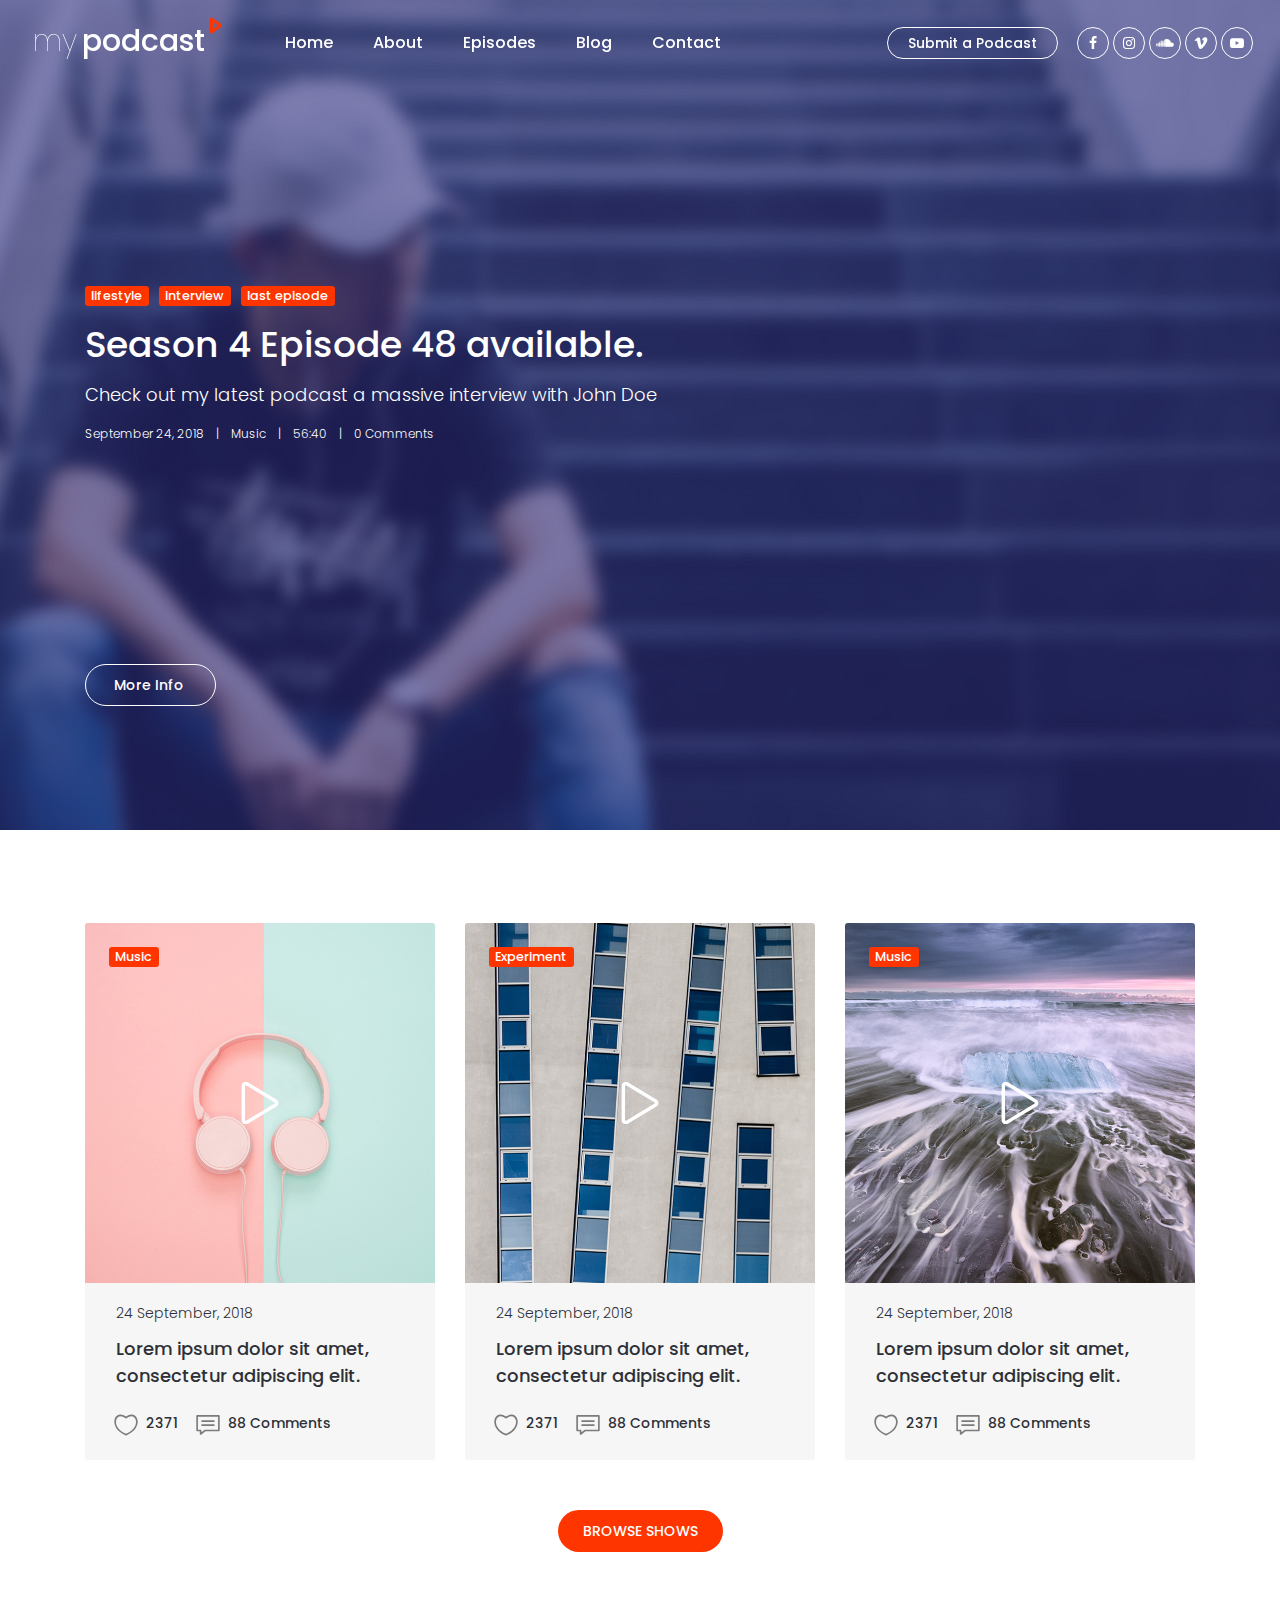
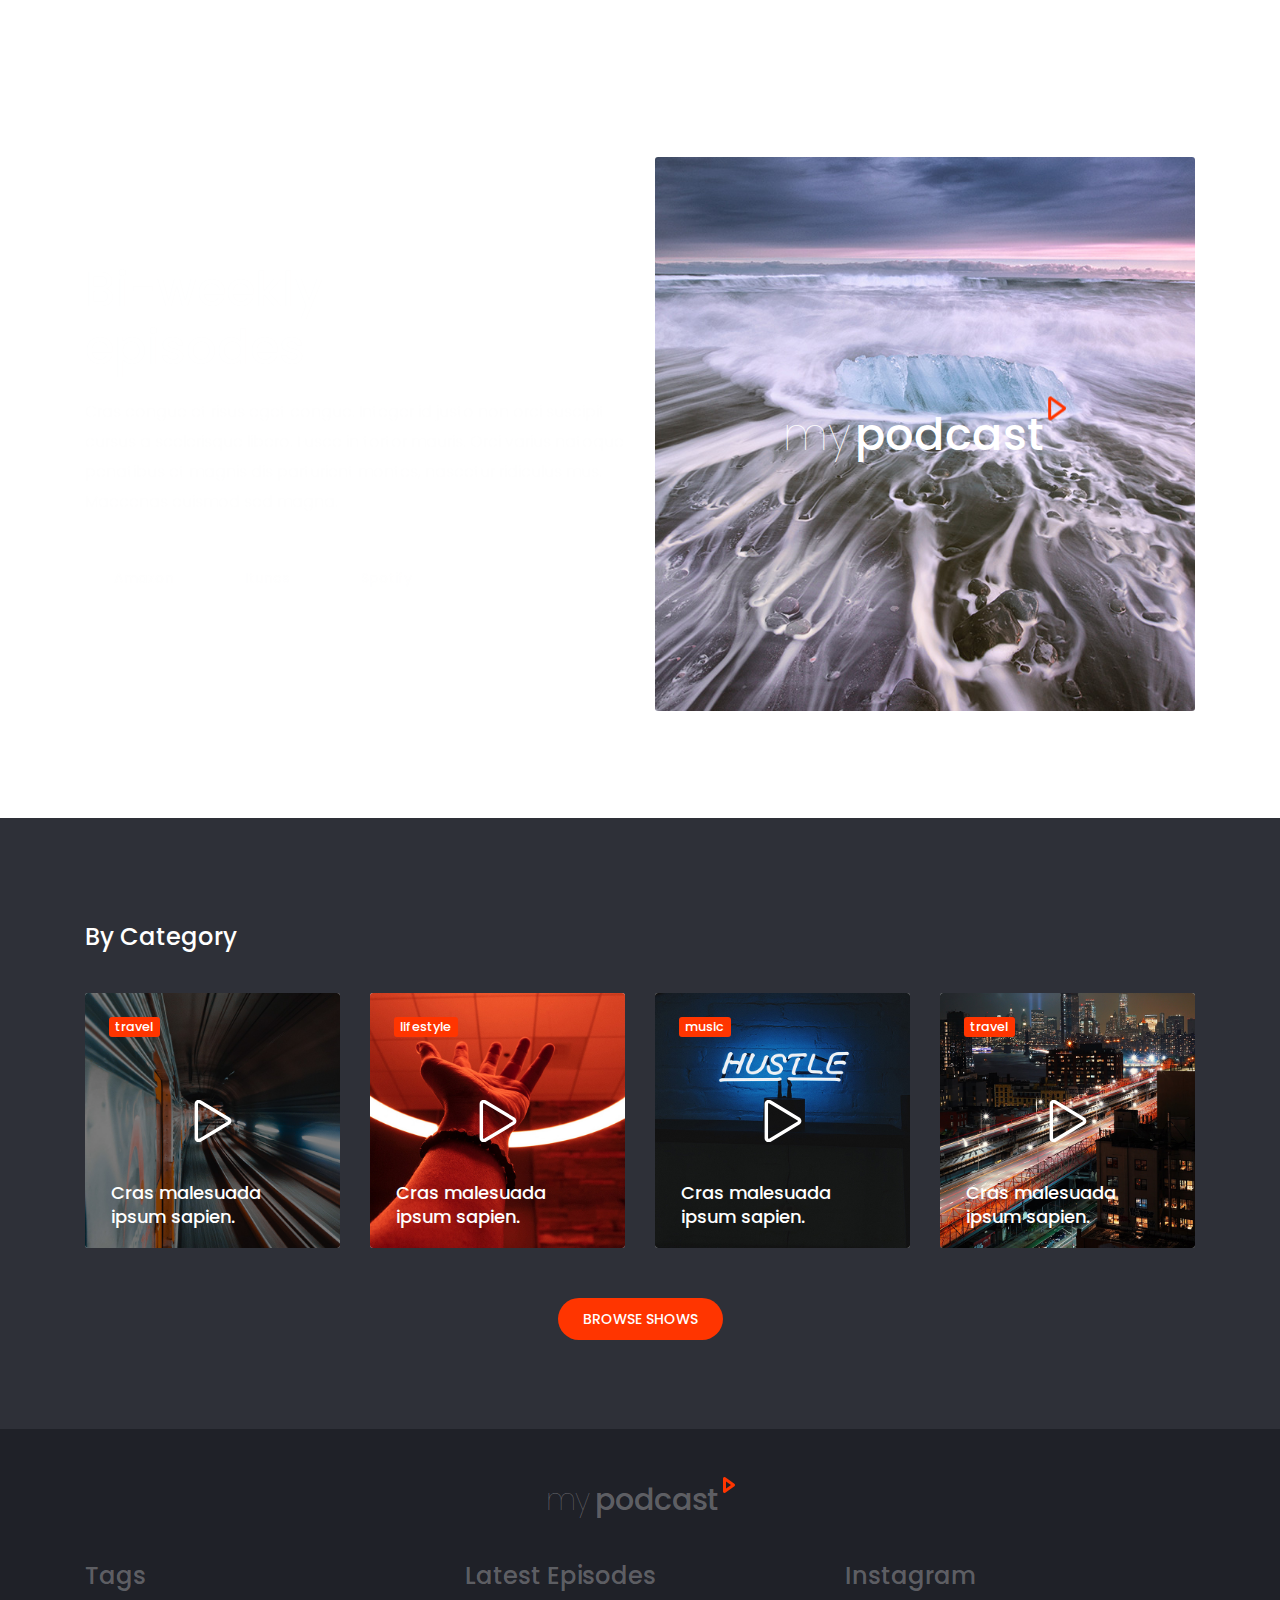
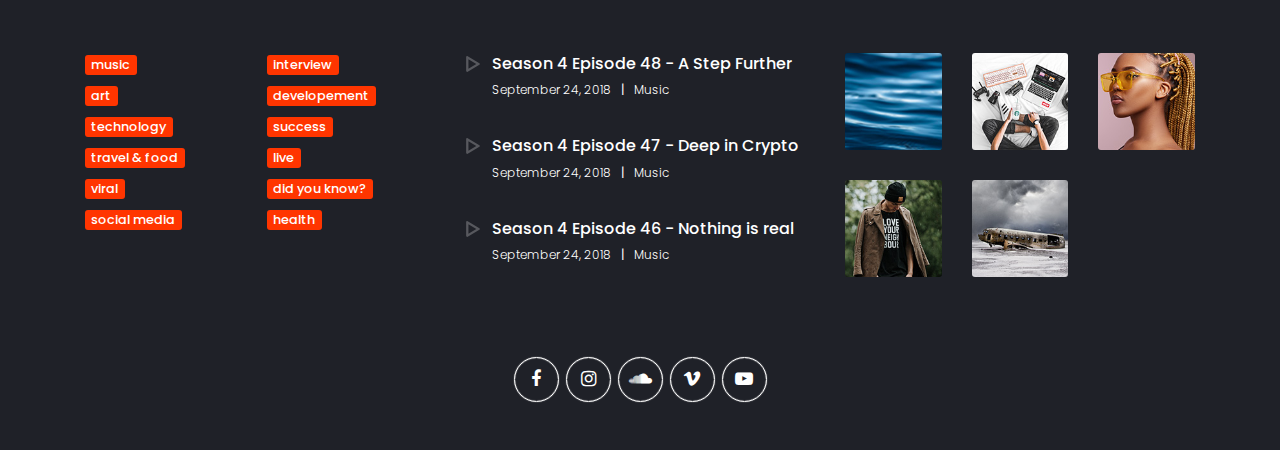
<file: index.html>
<!DOCTYPE html>
<html lang="en">
<head>
<title>My Podcast</title>
<meta charset="utf-8">
<meta http-equiv="X-UA-Compatible" content="IE=edge">
<meta name="description" content="My Podcast template project">
<meta name="viewport" content="width=device-width, initial-scale=1">
<link rel="stylesheet" type="text/css" href="styles/bootstrap-4.1.2/bootstrap.min.css">
<link href="plugins/font-awesome-4.7.0/css/font-awesome.min.css" rel="stylesheet" type="text/css">
<link href="plugins/colorbox/colorbox.css" rel="stylesheet" type="text/css">
<link rel="stylesheet" type="text/css" href="styles/main_styles.css">
<link rel="stylesheet" type="text/css" href="styles/responsive.css">
</head>
<body>

<div class="super_container">

	<!-- Header -->

	<header class="header trans_400">

		<!-- Logo -->
		<div class="logo">
			<a href="#"><span>my</span>podcast<img src="images/play.png" alt=""></a>
		</div>

		<div class="container">
			<div class="row">
				<div class="col">
					<div class="header_content d-flex flex-row align-items-center justify-content-start trans_400">
						<nav class="main_nav">
							<ul class="d-flex flex-row align-items-start justify-content-start">
								<li><a href="index.html">Home</a></li>
								<li><a href="about.html">About</a></li>
								<li><a href="episodes.html">Episodes</a></li>
								<li><a href="blog.html">Blog</a></li>
								<li><a href="contact.html">Contact</a></li>
							</ul>
						</nav>
					</div>
				</div>
			</div>
		</div>

		<!-- Submit & Social -->
		<div class="header_right d-flex flex-row align-items-start justify-content-start">

			<!-- Submit -->
			<div class="submit"><a href="#">Submit a Podcast</a></div>
			
			<!-- Social -->
			<div class="social">
				<ul class="d-flex flex-row align-items-start justify-content-start">
					<li><a href="#"><i class="fa fa-facebook" aria-hidden="true"></i></a></li>
					<li><a href="#"><i class="fa fa-instagram" aria-hidden="true"></i></a></li>
					<li><a href="#"><i class="fa fa-soundcloud" aria-hidden="true"></i></a></li>
					<li><a href="#"><i class="fa fa-vimeo" aria-hidden="true"></i></a></li>
					<li><a href="#"><i class="fa fa-youtube-play" aria-hidden="true"></i></a></li>
				</ul>
			</div>

			<!-- Hamburger -->
			<div class="hamburger"><i class="fa fa-bars" aria-hidden="true"></i></div>
			
		</div>
	</header>

	<!-- Menu -->

	<div class="menu">
		<div class="menu_content d-flex flex-column align-items-end justify-content-start">
			<ul class="menu_nav_list text-right">
				<li><a href="index.html">Home</a></li>
				<li><a href="about.html">About</a></li>
				<li><a href="episodes.html">Episodes</a></li>
				<li><a href="blog.html">Blog</a></li>
				<li><a href="contact.html">Contact</a></li>
			</ul>
			<div class="menu_extra d-flex flex-column align-items-end justify-content-start">
				<div class="menu_submit"><a href="#">Submit your podcast</a></div>
				<div class="social">
					<ul class="d-flex flex-row align-items-start justify-content-start">
						<li><a href="#"><i class="fa fa-facebook" aria-hidden="true"></i></a></li>
						<li><a href="#"><i class="fa fa-instagram" aria-hidden="true"></i></a></li>
						<li><a href="#"><i class="fa fa-soundcloud" aria-hidden="true"></i></a></li>
						<li><a href="#"><i class="fa fa-vimeo" aria-hidden="true"></i></a></li>
						<li><a href="#"><i class="fa fa-youtube-play" aria-hidden="true"></i></a></li>
					</ul>
				</div>
			</div>
		</div>
	</div>

	<!-- Home -->

	<div class="home">
		<div class="background_image" style="background-image:url(images/index.jpg)"></div>
		<div class="home_container">
			<div class="container">
				<div class="row">
					<div class="col">
						<div class="home_content">
							<div class="tags">
								<ul class="d-flex flex-row align-items-start justify-content-start">
									<li><a href="#">lifestyle</a></li>
									<li><a href="#">interview</a></li>
									<li><a href="#">last episode</a></li>
								</ul>
							</div>
							<div class="home_title"><h1>Season 4 Episode 48 available.</h1></div>
							<div class="home_subtitle">Check out my latest podcast a massive interview with John Doe</div>
							<div class="track_info">
								<ul class="d-flex flex-row align-items-start justify-content-start">
									<li><a href="#">September 24, 2018</a></li>
									<li><a href="#">Music</a></li>
									<li>56:40</li>
									<li><a href="#">0 Comments</a></li>
								</ul>
							</div>
							<div class="track track_home">
								<iframe width="100%" height="166" scrolling="no" frameborder="no" allow="autoplay" src="https://w.soundcloud.com/player/?url=https%3A//api.soundcloud.com/tracks/197004056&color=%23ff5500&auto_play=false&hide_related=true&show_comments=false&show_user=false&show_reposts=false&show_teaser=false"></iframe>
							</div>
							<div class="button_border home_button trans_200"><a href="#">More Info</a></div>
						</div>
					</div>
				</div>
			</div>
		</div>
	</div>

	<!-- Shows -->

	<div class="shows">
		<div class="container">
			<div class="row shows_row">
				
				<!-- Show -->
				<div class="col-lg-4">
					<div class="show">
						<div class="show_image">
							<a href="episode.html">
								<img src="images/show_1.jpg" alt="https://unsplash.com/@icons8">
							</a>
							<div class="show_tags">
								<div class="tags">
									<ul class="d-flex flex-row align-items-start justify-content-start">
										<li><a href="#">Music</a></li>
									</ul>
								</div>
							</div>
							<div class="show_play_icon"><img src="images/play.svg" alt="https://www.flaticon.com/authors/cole-bemis"></div>
						</div>
						<div class="show_content">
							<div class="show_date"><a href="#">24 September, 2018</a></div>
							<div class="show_title"><a href="episode.html">Lorem ipsum dolor sit amet, consectetur adipiscing elit.</a></div>
							<div class="show_info d-flex flex-row align-items-start justify-content-start">
								<div class="show_fav d-flex flex-row align-items-center justify-content-start">
									<div class="show_fav_icon show_info_icon"><img class="svg" src="images/heart.svg" alt=""></div>
									<div class="show_fav_count">2371</div>
								</div>
								<div class="show_comments">
									<a href="#">
										<div class="d-flex flex-row align-items-center justify-content-start">
											<div class="show_comments_icon show_info_icon"><img class="svg" src="images/speech-bubble.svg" alt=""></div>
											<div class="show_comments_count">88 Comments</div>
										</div>
									</a>	
								</div>
							</div>
						</div>
					</div>
				</div>

				<!-- Show -->
				<div class="col-lg-4">
					<div class="show">
						<div class="show_image">
							<a href="episode.html">
								<img src="images/show_2.jpg" alt="https://unsplash.com/@pawel_czerwinski">
							</a>
							<div class="show_tags">
								<div class="tags">
									<ul class="d-flex flex-row align-items-start justify-content-start">
										<li><a href="#">Experiment</a></li>
									</ul>
								</div>
							</div>
							<div class="show_play_icon"><img src="images/play.svg" alt="https://www.flaticon.com/authors/cole-bemis"></div>
						</div>
						<div class="show_content">
							<div class="show_date"><a href="#">24 September, 2018</a></div>
							<div class="show_title"><a href="episode.html">Lorem ipsum dolor sit amet, consectetur adipiscing elit.</a></div>
							<div class="show_info d-flex flex-row align-items-start justify-content-start">
								<div class="show_fav d-flex flex-row align-items-center justify-content-start">
									<div class="show_fav_icon show_info_icon"><img class="svg" src="images/heart.svg" alt=""></div>
									<div class="show_fav_count">2371</div>
								</div>
								<div class="show_comments">
									<a href="#">
										<div class="d-flex flex-row align-items-center justify-content-start">
											<div class="show_comments_icon show_info_icon"><img class="svg" src="images/speech-bubble.svg" alt=""></div>
											<div class="show_comments_count">88 Comments</div>
										</div>
									</a>	
								</div>
							</div>
						</div>
					</div>
				</div>

				<!-- Show -->
				<div class="col-lg-4">
					<div class="show">
						<div class="show_image">
							<a href="episode.html">
								<img src="images/show_3.jpg" alt="https://unsplash.com/@trevcole">
							</a>
							<div class="show_tags">
								<div class="tags">
									<ul class="d-flex flex-row align-items-start justify-content-start">
										<li><a href="#">Music</a></li>
									</ul>
								</div>
							</div>
							<div class="show_play_icon"><img src="images/play.svg" alt="https://www.flaticon.com/authors/cole-bemis"></div>
						</div>
						<div class="show_content">
							<div class="show_date"><a href="#">24 September, 2018</a></div>
							<div class="show_title"><a href="episode.html">Lorem ipsum dolor sit amet, consectetur adipiscing elit.</a></div>
							<div class="show_info d-flex flex-row align-items-start justify-content-start">
								<div class="show_fav d-flex flex-row align-items-center justify-content-start">
									<div class="show_fav_icon show_info_icon"><img class="svg" src="images/heart.svg" alt=""></div>
									<div class="show_fav_count">2371</div>
								</div>
								<div class="show_comments">
									<a href="#">
										<div class="d-flex flex-row align-items-center justify-content-start">
											<div class="show_comments_icon show_info_icon"><img class="svg" src="images/speech-bubble.svg" alt=""></div>
											<div class="show_comments_count">88 Comments</div>
										</div>
									</a>	
								</div>
							</div>
						</div>
					</div>
				</div>

			</div>
			<div class="row">
				<div class="col text-center">
					<div class="button_fill shows_button"><a href="#">browse shows</a></div>
				</div>
			</div>
		</div>
	</div>

	<!-- Bi Weekly -->

	<div class="weekly">
		<div class="parallax_background parallax-window" data-parallax="scroll" data-image-src="images/weekly.jpg" data-speed="0.8"></div>
		<div class="container">
			<div class="row row-eq-height">
				
				<!-- Weekly Content -->
				<div class="col-lg-6">
					<div class="weekly_content d-flex flex-column align-items-start justify-content-lg-center justify-content-start">
						<div>
							<div class="weekly_title"><h1>Bi-weekly episodes</h1></div>
							<div class="weekly_text">
								<p>Cras congue et risus eget congue. Integer id justo non orci suscipit cursus a scelerisque libero. Fusce in tortor mauris. Orci varius natoque penatibus et magnis dis parturient montes, nascetur ridiculus mus. Maecenas euismod sed magna.</p>
							</div>
							<div class="shops d-flex flex-row align-items-start justify-content-start flex-wrap">
								<div class="button_border"><a href="#">Amazon</a></div>
								<div class="button_border"><a href="#">Itunes</a></div>
								<div class="button_border"><a href="#">Spotify</a></div>
							</div>
						</div>
					</div>
				</div>

				<!-- Weekly Image -->
				<div class="col-lg-6">
					<div class="weekly_image">
						<img src="images/show_3.jpg" alt="">
						<div class="logo">
							<a href="#" class="d-flex flex-row"><span>my</span>podcast<div><img src="images/play_2.png" alt=""></div></a>
						</div>
					</div>
				</div>
			</div>
		</div>
	</div>

	<!-- Shows 2 -->

	<div class="shows_2">
		<div class="container">
			<div class="row">
				<div class="col">
					<div class="shows_2_title">By Category</div>
				</div>
			</div>
			<div class="row shows_2_row">
				
				<!-- Show -->
				<div class="col-xl-3 col-md-6">
					<div class="show">
						<div class="show_image">
							<a href="episode.html">
								<img src="images/show_4.jpg" alt="https://unsplash.com/@h4rd3n">
								<div class="show_play_icon"><img src="images/play.svg" alt="https://www.flaticon.com/authors/cole-bemis"></div>
								<div class="show_title_2">Cras malesuada ipsum sapien.</div>
							</a>
							<div class="show_tags">
								<div class="tags">
									<ul class="d-flex flex-row align-items-start justify-content-start">
										<li><a href="#">travel</a></li>
									</ul>
								</div>
							</div>
						</div>
					</div>
				</div>

				<!-- Show -->
				<div class="col-xl-3 col-md-6">
					<div class="show">
						<div class="show_image">
							<a href="episode.html">
								<img src="images/show_5.jpg" alt="https://unsplash.com/@gohobo">
								<div class="show_play_icon"><img src="images/play.svg" alt="https://www.flaticon.com/authors/cole-bemis"></div>
								<div class="show_title_2">Cras malesuada ipsum sapien.</div>
							</a>
							<div class="show_tags">
								<div class="tags">
									<ul class="d-flex flex-row align-items-start justify-content-start">
										<li><a href="#">lifestyle</a></li>
									</ul>
								</div>
							</div>
						</div>
					</div>
				</div>

				<!-- Show -->
				<div class="col-xl-3 col-md-6">
					<div class="show">
						<div class="show_image">
							<a href="episode.html">
								<img src="images/show_6.jpg" alt="https://unsplash.com/@zacharykeimig">
								<div class="show_play_icon"><img src="images/play.svg" alt="https://www.flaticon.com/authors/cole-bemis"></div>
								<div class="show_title_2">Cras malesuada ipsum sapien.</div>
							</a>
							<div class="show_tags">
								<div class="tags">
									<ul class="d-flex flex-row align-items-start justify-content-start">
										<li><a href="#">music</a></li>
									</ul>
								</div>
							</div>
						</div>
					</div>
				</div>

				<!-- Show -->
				<div class="col-xl-3 col-md-6">
					<div class="show">
						<div class="show_image">
							<a href="episode.html">
								<img src="images/show_7.jpg" alt="https://unsplash.com/@bkview">
								<div class="show_play_icon"><img src="images/play.svg" alt="https://www.flaticon.com/authors/cole-bemis"></div>
								<div class="show_title_2">Cras malesuada ipsum sapien.</div>
							</a>
							<div class="show_tags">
								<div class="tags">
									<ul class="d-flex flex-row align-items-start justify-content-start">
										<li><a href="#">travel</a></li>
									</ul>
								</div>
							</div>
						</div>
					</div>
				</div>

			</div>
			<div class="row">
				<div class="col text-center">
					<div class="button_fill shows_2_button"><a href="#">browse shows</a></div>
				</div>
			</div>
		</div>
	</div>

	<!-- Footer -->

	<footer class="footer">
		<div class="container">
			<div class="row footer_logo_row">
				<div class="col d-flex flex-row align-items-center justify-content-center">
					<div class="logo">
						<a href="#"><span>my</span>podcast<img src="images/play.png" alt=""></a>
					</div>
				</div>
			</div>
			<div class="row footer_content_row">
				
				<!-- Tags -->
				<div class="col-lg-4">
					<div class="footer_title">Tags</div>
					<div class="footer_list">
						<div><div><a href="#">music</a></div></div>
						<div><div><a href="#">art</a></div></div>
						<div><div><a href="#">technology</a></div></div>
						<div><div><a href="#">travel & food</a></div></div>
						<div><div><a href="#">viral</a></div></div>
						<div><div><a href="#">social media</a></div></div>
						<div><div><a href="#">interview</a></div></div>
						<div><div><a href="#">developement</a></div></div>
						<div><div><a href="#">success</a></div></div>
						<div><div><a href="#">live</a></div></div>
						<div><div><a href="#">did you know?</a></div></div>
						<div><div><a href="#">health</a></div></div>
					</div>
				</div>

				<!-- Latest Episodes -->
				<div class="col-lg-4">
					<div class="footer_title">Latest Episodes</div>
					<div class="latest_container">
						
						<!-- Latest -->
						<div class="latest">
							<div class="latest_title_container d-flex flex-row align-items-start justify-content-start">
								<a href="episode.html">
									<div class="d-flex flex-row align-items-start justify-content-start">
										<div class="latest_play">
											<svg xmlns="http://www.w3.org/2000/svg" xmlns:xlink="http://www.w3.org/1999/xlink" version="1.1" id="Capa_1" x="0px" y="0px" width="512px" height="512px" viewBox="0 0 714 714" style="enable-background:new 0 0 714 714;" xml:space="preserve">
												<g id="Play">
													<path d="M641.045,318.521L102,0C73.822,0,51,22.822,51,51v612c0,28.178,22.822,51,51,51l539.045-318.521      C654.661,387.422,663,372.81,663,357C663,341.19,654.661,326.579,641.045,318.521z M153,565.386V148.614L505.665,357      L153,565.386z" fill="#FFFFFF"/>
												</g>
											</svg>
										</div>
										<div class="latest_title_content">
											<div class="latest_title">Season 4 Episode 48 - A Step Further</div>
										</div>
									</div>
								</a>
							</div>
							<div class="latest_episode_info">
								<ul class="d-flex flex-row align-items-start justify-content-start">
									<li><a href="#">September 24, 2018</a></li>
									<li><a href="#">Music</a></li>
								</ul>
							</div>
						</div>

						<!-- Latest -->
						<div class="latest">
							<div class="latest_title_container d-flex flex-row align-items-start justify-content-start">
								<a href="episode.html">
									<div class="d-flex flex-row align-items-start justify-content-start">
										<div class="latest_play">
											<svg xmlns="http://www.w3.org/2000/svg" xmlns:xlink="http://www.w3.org/1999/xlink" version="1.1" id="Capa_1" x="0px" y="0px" width="512px" height="512px" viewBox="0 0 714 714" style="enable-background:new 0 0 714 714;" xml:space="preserve">
												<g id="Play">
													<path d="M641.045,318.521L102,0C73.822,0,51,22.822,51,51v612c0,28.178,22.822,51,51,51l539.045-318.521      C654.661,387.422,663,372.81,663,357C663,341.19,654.661,326.579,641.045,318.521z M153,565.386V148.614L505.665,357      L153,565.386z" fill="#FFFFFF"/>
												</g>
											</svg>
										</div>
										<div class="latest_title_content">
											<div class="latest_title">Season 4 Episode 47 - Deep in Crypto</div>
										</div>
									</div>
								</a>
							</div>
							<div class="latest_episode_info">
								<ul class="d-flex flex-row align-items-start justify-content-start">
									<li><a href="#">September 24, 2018</a></li>
									<li><a href="#">Music</a></li>
								</ul>
							</div>
						</div>

						<!-- Latest -->
						<div class="latest">
							<div class="latest_title_container d-flex flex-row align-items-start justify-content-start">
								<a href="episode.html">
									<div class="d-flex flex-row align-items-start justify-content-start">
										<div class="latest_play">
											<svg xmlns="http://www.w3.org/2000/svg" xmlns:xlink="http://www.w3.org/1999/xlink" version="1.1" id="Capa_1" x="0px" y="0px" width="512px" height="512px" viewBox="0 0 714 714" style="enable-background:new 0 0 714 714;" xml:space="preserve">
												<g id="Play">
													<path d="M641.045,318.521L102,0C73.822,0,51,22.822,51,51v612c0,28.178,22.822,51,51,51l539.045-318.521      C654.661,387.422,663,372.81,663,357C663,341.19,654.661,326.579,641.045,318.521z M153,565.386V148.614L505.665,357      L153,565.386z" fill="#FFFFFF"/>
												</g>
											</svg>
										</div>
										<div class="latest_title_content">
											<div class="latest_title">Season 4 Episode 46 - Nothing is real</div>
										</div>
									</div>
								</a>
							</div>
							<div class="latest_episode_info">
								<ul class="d-flex flex-row align-items-start justify-content-start">
									<li><a href="#">September 24, 2018</a></li>
									<li><a href="#">Music</a></li>
								</ul>
							</div>
						</div>

					</div>
				</div>

				<!-- Gallery -->
				<div class="col-lg-4">
					<div class="footer_title">Instagram</div>
					<div class="gallery d-flex flex-row align-items-start justify-content-start flex-wrap">
						
						<!-- Gallery Item -->
						<div class="gallery_item">
							<a class="colorbox" href="images/gallery_1_large.jpg"><img src="images/gallery_1.jpg" alt=""></a>
						</div>

						<!-- Gallery Item -->
						<div class="gallery_item">
							<a class="colorbox" href="images/gallery_2_large.jpg"><img src="images/gallery_2.jpg" alt=""></a>
						</div>

						<!-- Gallery Item -->
						<div class="gallery_item">
							<a class="colorbox" href="images/gallery_3_large.jpg"><img src="images/gallery_3.jpg" alt=""></a>
						</div>

						<!-- Gallery Item -->
						<div class="gallery_item">
							<a class="colorbox" href="images/gallery_4_large.jpg"><img src="images/gallery_4.jpg" alt=""></a>
						</div>

						<!-- Gallery Item -->
						<div class="gallery_item">
							<a class="colorbox" href="images/gallery_5_large.jpg"><img src="images/gallery_5.jpg" alt=""></a>
						</div>

					</div>
				</div>
			</div>
			<div class="row footer_social_row">
				<div class="col">
					<div class="footer_social">
						<ul class="d-flex flex-row align-items-center justify-content-center">
							<li><a href="#"><i class="fa fa-facebook" aria-hidden="true"></i></a></li>
							<li><a href="#"><i class="fa fa-instagram" aria-hidden="true"></i></a></li>
							<li><a href="#"><i class="fa fa-soundcloud" aria-hidden="true"></i></a></li>
							<li><a href="#"><i class="fa fa-vimeo" aria-hidden="true"></i></a></li>
							<li><a href="#"><i class="fa fa-youtube-play" aria-hidden="true"></i></a></li>
						</ul>
					</div>
				</div>
			</div>
		</div>
	</footer>
</div>

<script src="js/jquery-3.3.1.min.js"></script>
<script src="styles/bootstrap-4.1.2/popper.js"></script>
<script src="styles/bootstrap-4.1.2/bootstrap.min.js"></script>
<script src="plugins/greensock/TweenMax.min.js"></script>
<script src="plugins/greensock/TimelineMax.min.js"></script>
<script src="plugins/scrollmagic/ScrollMagic.min.js"></script>
<script src="plugins/greensock/animation.gsap.min.js"></script>
<script src="plugins/greensock/ScrollToPlugin.min.js"></script>
<script src="plugins/easing/easing.js"></script>
<script src="plugins/colorbox/jquery.colorbox-min.js"></script>
<script src="plugins/progressbar/progressbar.min.js"></script>
<script src="plugins/parallax-js-master/parallax.min.js"></script>
<script src="js/custom.js"></script>
</body>
</html>
</file>
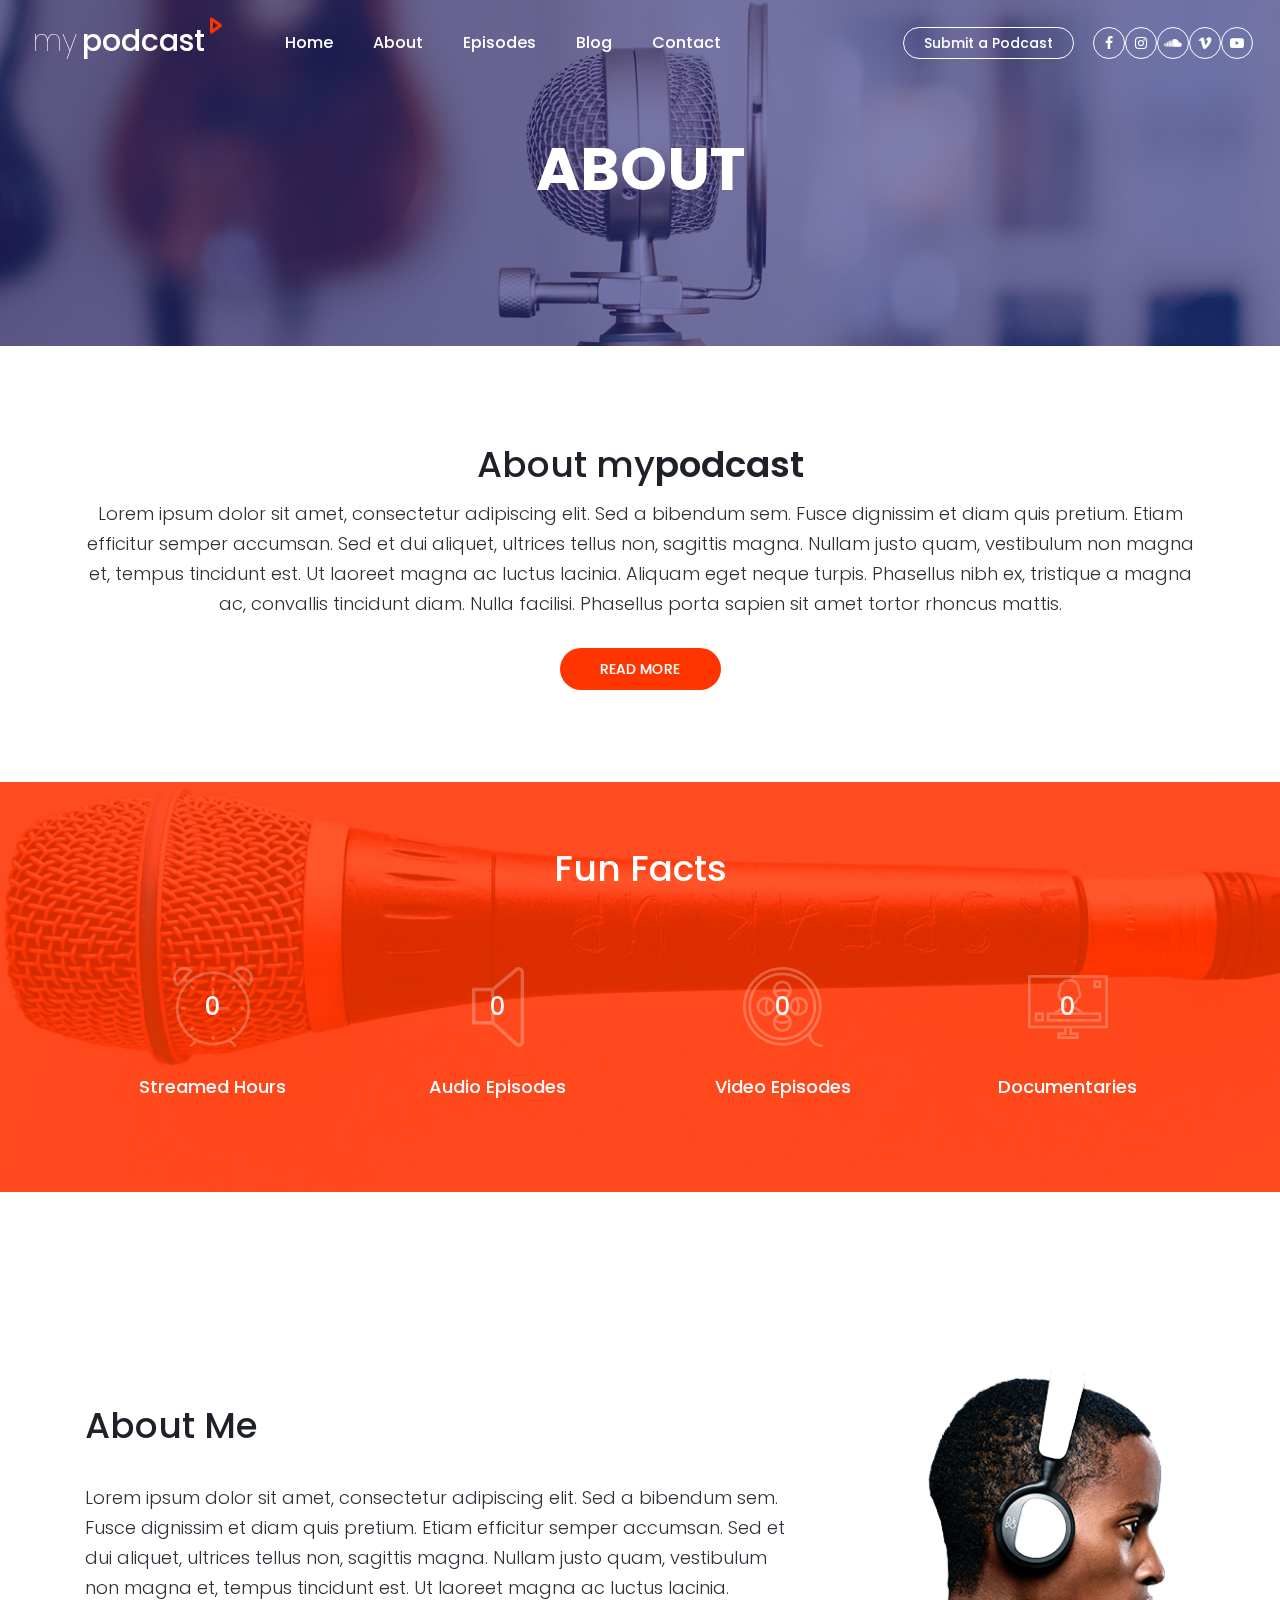
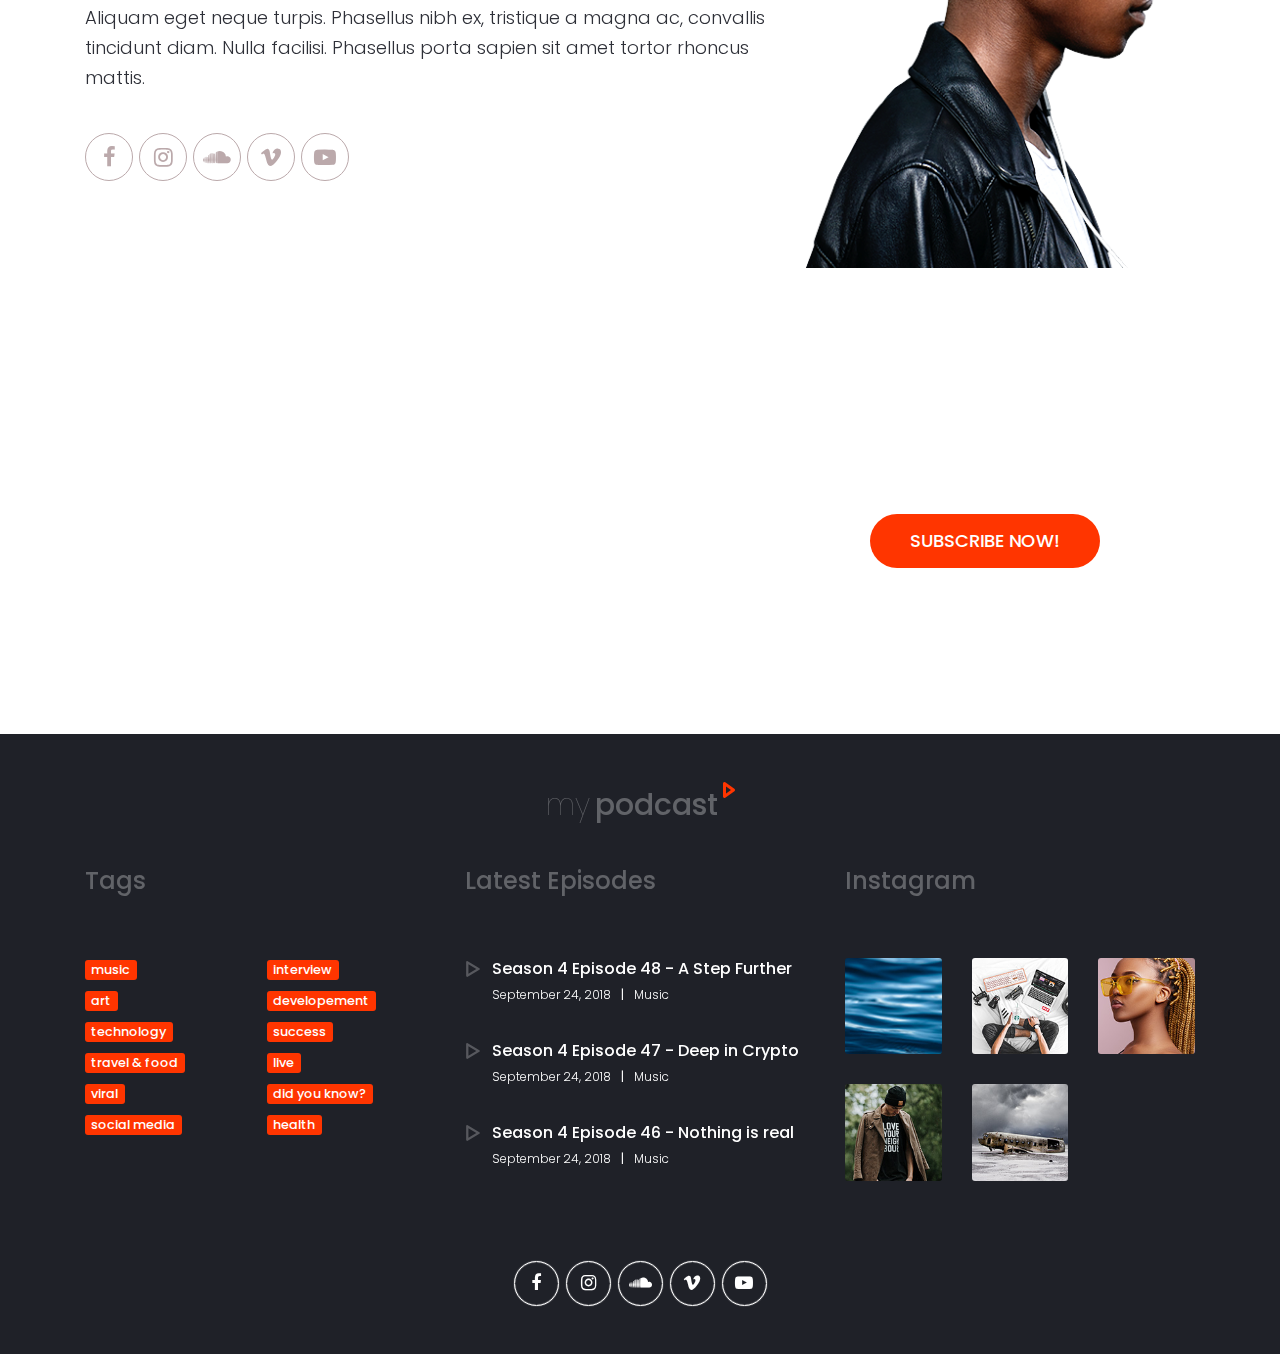
<file: about.html>
<!DOCTYPE html>
<html lang="en">
<head>
<title>My Podcast</title>
<meta charset="utf-8">
<meta http-equiv="X-UA-Compatible" content="IE=edge">
<meta name="description" content="My Podcast template project">
<meta name="viewport" content="width=device-width, initial-scale=1">
<link rel="stylesheet" type="text/css" href="styles/bootstrap-4.1.2/bootstrap.min.css">
<link href="plugins/font-awesome-4.7.0/css/font-awesome.min.css" rel="stylesheet" type="text/css">
<link href="plugins/colorbox/colorbox.css" rel="stylesheet" type="text/css">
<link rel="stylesheet" type="text/css" href="styles/about.css">
<link rel="stylesheet" type="text/css" href="styles/about_responsive.css">
</head>
<body>

<div class="super_container">

	<!-- Header -->

	<header class="header trans_400">

		<!-- Logo -->
		<div class="logo">
			<a href="#"><span>my</span>podcast<img src="images/play.png" alt=""></a>
		</div>

		<div class="container">
			<div class="row">
				<div class="col">
					<div class="header_content d-flex flex-row align-items-center justify-content-start trans_400">
						<nav class="main_nav">
							<ul class="d-flex flex-row align-items-start justify-content-start">
								<li><a href="index.html">Home</a></li>
								<li><a href="about.html">About</a></li>
								<li><a href="episodes.html">Episodes</a></li>
								<li><a href="blog.html">Blog</a></li>
								<li><a href="contact.html">Contact</a></li>
							</ul>
						</nav>
					</div>
				</div>
			</div>
		</div>

		<!-- Submit & Social -->
		<div class="header_right d-flex flex-row align-items-start justify-content-start">

			<!-- Submit -->
			<div class="submit"><a href="#">Submit a Podcast</a></div>
			
			<!-- Social -->
			<div class="social">
				<ul class="d-flex flex-row align-items-start justify-content-start">
					<li><a href="#"><i class="fa fa-facebook" aria-hidden="true"></i></a></li>
					<li><a href="#"><i class="fa fa-instagram" aria-hidden="true"></i></a></li>
					<li><a href="#"><i class="fa fa-soundcloud" aria-hidden="true"></i></a></li>
					<li><a href="#"><i class="fa fa-vimeo" aria-hidden="true"></i></a></li>
					<li><a href="#"><i class="fa fa-youtube-play" aria-hidden="true"></i></a></li>
				</ul>
			</div>

			<!-- Hamburger -->
			<div class="hamburger"><i class="fa fa-bars" aria-hidden="true"></i></div>
			
		</div>
	</header>

	<!-- Menu -->

	<div class="menu">
		<div class="menu_content d-flex flex-column align-items-end justify-content-start">
			<ul class="menu_nav_list text-right">
				<li><a href="index.html">Home</a></li>
				<li><a href="about.html">About</a></li>
				<li><a href="episodes.html">Episodes</a></li>
				<li><a href="blog.html">Blog</a></li>
				<li><a href="contact.html">Contact</a></li>
			</ul>
			<div class="menu_extra d-flex flex-column align-items-end justify-content-start">
				<div class="menu_submit"><a href="#">Submit your podcast</a></div>
				<div class="social">
					<ul class="d-flex flex-row align-items-start justify-content-start">
						<li><a href="#"><i class="fa fa-facebook" aria-hidden="true"></i></a></li>
						<li><a href="#"><i class="fa fa-instagram" aria-hidden="true"></i></a></li>
						<li><a href="#"><i class="fa fa-soundcloud" aria-hidden="true"></i></a></li>
						<li><a href="#"><i class="fa fa-vimeo" aria-hidden="true"></i></a></li>
						<li><a href="#"><i class="fa fa-youtube-play" aria-hidden="true"></i></a></li>
					</ul>
				</div>
			</div>
		</div>
	</div>

	<!-- Home -->

	<div class="home">
		<div class="parallax_background parallax-window" data-parallax="scroll" data-image-src="images/about.jpg" data-speed="0.8"></div>
		<div class="home_container d-flex flex-column align-items-center justify-content-center">
			<div class="home_content">
				<div class="home_title"><h1>about</h1></div>
			</div>
		</div>
	</div>

	<!-- Intro -->

	<div class="intro">
		<div class="container">
			<div class="row">
				<div class="col">
					<div class="intro_content text-center">
						<div class="section_title text-center"><h1>About my<span>podcast</span></h1></div>
						<div class="intro_text text-center">
							<p>Lorem ipsum dolor sit amet, consectetur adipiscing elit. Sed a bibendum sem. Fusce dignissim et diam quis pretium. 
Etiam efficitur semper accumsan. Sed et dui aliquet, ultrices tellus non, sagittis magna. Nullam justo quam, vestibulum non magna et, tempus tincidunt est. Ut laoreet magna ac luctus lacinia. Aliquam eget neque turpis. Phasellus nibh ex, tristique a magna ac, convallis tincidunt diam. Nulla facilisi. Phasellus porta sapien sit amet tortor rhoncus mattis.</p>
						</div>
						<div class="button_fill intro_button"><a href="#">read more</a></div>
					</div>
				</div>
			</div>
		</div>
	</div>

	<!-- Milestones -->

	<div class="milestones">
		<div class="parallax_background parallax-window" data-parallax="scroll" data-image-src="images/milestones.jpg" data-speed="0.8"></div>
		<div class="container">
			<div class="row">
				<div class="col">
					<div class="section_title light text-center"><h1>Fun Facts</h1></div>
				</div>
			</div>
			<div class="row milestones_row">
							
				<!-- Milestone -->
				<div class="col-xl-3 col-md-6">
					<div class="milestone text-center">
						<div class="milestone_content ml-auto mr-auto">
							<div class="milestone_counter" data-end-value="55126">0</div>
							<div class="milestone_icon"><img src="images/alarm-clock.svg" alt="https://www.flaticon.com/authors/smashicons"></div>
						</div>
						<div class="milestone_title">Streamed Hours</div>
					</div>
				</div>

				<!-- Milestone -->
				<div class="col-xl-3 col-md-6">
					<div class="milestone text-center">
						<div class="milestone_content ml-auto mr-auto">
							<div class="milestone_counter" data-end-value="3520">0</div>
							<div class="milestone_icon"><img src="images/speaker.svg" alt="https://www.flaticon.com/authors/smashicons"></div>
						</div>
						<div class="milestone_title">Audio Episodes</div>
					</div>
				</div>

				<!-- Milestone -->
				<div class="col-xl-3 col-md-6">
					<div class="milestone text-center">
						<div class="milestone_content ml-auto mr-auto">
							<div class="milestone_counter" data-end-value="2056">0</div>
							<div class="milestone_icon"><img src="images/film.svg" alt="https://www.flaticon.com/authors/smashicons"></div>
						</div>
						<div class="milestone_title">Video Episodes</div>
					</div>
				</div>

				<!-- Milestone -->
				<div class="col-xl-3 col-md-6">
					<div class="milestone text-center">
						<div class="milestone_content ml-auto mr-auto">
							<div class="milestone_counter" data-end-value="25">0</div>
							<div class="milestone_icon"><img src="images/television.svg" alt="https://www.flaticon.com/authors/smashicons"></div>
						</div>
						<div class="milestone_title">Documentaries</div>
					</div>
				</div>

			</div>
		</div>
	</div>

	<!-- About -->

	<div class="about">
		<div class="container">
			<div class="row">
				<div class="col">
					<div class="about_container d-flex flex-lg-row flex-column align-items-start justify-content-start">
						<div class="about_content">
							<div class="section_title"><h1>About Me</h1></div>
							<div class="about_text">
								<p>Lorem ipsum dolor sit amet, consectetur adipiscing elit. Sed a bibendum sem. Fusce dignissim et diam quis pretium.  Etiam efficitur semper accumsan. Sed et dui aliquet, ultrices tellus non, sagittis magna. Nullam justo quam, vestibulum non magna et, tempus tincidunt est. Ut laoreet magna ac luctus lacinia. Aliquam eget neque turpis. Phasellus nibh ex, tristique a magna ac, convallis tincidunt diam. Nulla facilisi. Phasellus porta sapien sit amet tortor rhoncus mattis.</p>
							</div>
							<div class="social">
								<ul class="d-flex flex-row align-items-start justify-content-start">
									<li><a href="#"><i class="fa fa-facebook" aria-hidden="true"></i></a></li>
									<li><a href="#"><i class="fa fa-instagram" aria-hidden="true"></i></a></li>
									<li><a href="#"><i class="fa fa-soundcloud" aria-hidden="true"></i></a></li>
									<li><a href="#"><i class="fa fa-vimeo" aria-hidden="true"></i></a></li>
									<li><a href="#"><i class="fa fa-youtube-play" aria-hidden="true"></i></a></li>
								</ul>
							</div>
						</div>
						<div class="about_image"><img src="images/man.png" alt=""></div>
					</div>
				</div>
			</div>
		</div>
	</div>

	<!-- Newsletter -->

	<div class="newsletter">
		<div class="parallax_background parallax-window" data-parallax="scroll" data-image-src="images/newsletter.jpg" data-speed="0.8"></div>
		<div class="container">
			<div class="row">
				<div class="col">
					<div class="section_title light text-center"><h1>Join my Newsletter</h1></div>
					<div class="newsletter_text text-center">
						<p>Stay on track with the latest information about our podcasts, guests, special guest and giveaways.</p>
					</div>
				</div>
			</div>
			<div class="row newsletter_row">
				<div class="col-lg-10 offset-lg-1">
					<div class="newsletter_form_container">
						<form action="#" class="newsletter_form d-flex flex-md-row flex-column align-items-md-start align-items-center justify-content-md-between justify-content-start" id="newsletter_form">
							<input type="email" class="newsletter_input" required="required">
							<button class="newsletter_button button_fill">subscribe now!</button>
						</form>
					</div>
				</div>
			</div>
		</div>
	</div>

	<!-- Footer -->

	<footer class="footer">
		<div class="container">
			<div class="row footer_logo_row">
				<div class="col d-flex flex-row align-items-center justify-content-center">
					<div class="logo">
						<a href="#"><span>my</span>podcast<img src="images/play.png" alt=""></a>
					</div>
				</div>
			</div>
			<div class="row footer_content_row">
				
				<!-- Tags -->
				<div class="col-lg-4">
					<div class="footer_title">Tags</div>
					<div class="footer_list">
						<div><div><a href="#">music</a></div></div>
						<div><div><a href="#">art</a></div></div>
						<div><div><a href="#">technology</a></div></div>
						<div><div><a href="#">travel & food</a></div></div>
						<div><div><a href="#">viral</a></div></div>
						<div><div><a href="#">social media</a></div></div>
						<div><div><a href="#">interview</a></div></div>
						<div><div><a href="#">developement</a></div></div>
						<div><div><a href="#">success</a></div></div>
						<div><div><a href="#">live</a></div></div>
						<div><div><a href="#">did you know?</a></div></div>
						<div><div><a href="#">health</a></div></div>
					</div>
				</div>

				<!-- Latest Episodes -->
				<div class="col-lg-4">
					<div class="footer_title">Latest Episodes</div>
					<div class="latest_container">
						
						<!-- Latest -->
						<div class="latest">
							<div class="latest_title_container d-flex flex-row align-items-start justify-content-start">
								<a href="episode.html">
									<div class="d-flex flex-row align-items-start justify-content-start">
										<div class="latest_play">
											<svg xmlns="http://www.w3.org/2000/svg" xmlns:xlink="http://www.w3.org/1999/xlink" version="1.1" id="Capa_1" x="0px" y="0px" width="512px" height="512px" viewBox="0 0 714 714" style="enable-background:new 0 0 714 714;" xml:space="preserve">
												<g id="Play">
													<path d="M641.045,318.521L102,0C73.822,0,51,22.822,51,51v612c0,28.178,22.822,51,51,51l539.045-318.521      C654.661,387.422,663,372.81,663,357C663,341.19,654.661,326.579,641.045,318.521z M153,565.386V148.614L505.665,357      L153,565.386z" fill="#FFFFFF"/>
												</g>
											</svg>
										</div>
										<div class="latest_title_content">
											<div class="latest_title">Season 4 Episode 48 - A Step Further</div>
										</div>
									</div>
								</a>
							</div>
							<div class="latest_episode_info">
								<ul class="d-flex flex-row align-items-start justify-content-start">
									<li><a href="#">September 24, 2018</a></li>
									<li><a href="#">Music</a></li>
								</ul>
							</div>
						</div>

						<!-- Latest -->
						<div class="latest">
							<div class="latest_title_container d-flex flex-row align-items-start justify-content-start">
								<a href="episode.html">
									<div class="d-flex flex-row align-items-start justify-content-start">
										<div class="latest_play">
											<svg xmlns="http://www.w3.org/2000/svg" xmlns:xlink="http://www.w3.org/1999/xlink" version="1.1" id="Capa_1" x="0px" y="0px" width="512px" height="512px" viewBox="0 0 714 714" style="enable-background:new 0 0 714 714;" xml:space="preserve">
												<g id="Play">
													<path d="M641.045,318.521L102,0C73.822,0,51,22.822,51,51v612c0,28.178,22.822,51,51,51l539.045-318.521      C654.661,387.422,663,372.81,663,357C663,341.19,654.661,326.579,641.045,318.521z M153,565.386V148.614L505.665,357      L153,565.386z" fill="#FFFFFF"/>
												</g>
											</svg>
										</div>
										<div class="latest_title_content">
											<div class="latest_title">Season 4 Episode 47 - Deep in Crypto</div>
										</div>
									</div>
								</a>
							</div>
							<div class="latest_episode_info">
								<ul class="d-flex flex-row align-items-start justify-content-start">
									<li><a href="#">September 24, 2018</a></li>
									<li><a href="#">Music</a></li>
								</ul>
							</div>
						</div>

						<!-- Latest -->
						<div class="latest">
							<div class="latest_title_container d-flex flex-row align-items-start justify-content-start">
								<a href="episode.html">
									<div class="d-flex flex-row align-items-start justify-content-start">
										<div class="latest_play">
											<svg xmlns="http://www.w3.org/2000/svg" xmlns:xlink="http://www.w3.org/1999/xlink" version="1.1" id="Capa_1" x="0px" y="0px" width="512px" height="512px" viewBox="0 0 714 714" style="enable-background:new 0 0 714 714;" xml:space="preserve">
												<g id="Play">
													<path d="M641.045,318.521L102,0C73.822,0,51,22.822,51,51v612c0,28.178,22.822,51,51,51l539.045-318.521      C654.661,387.422,663,372.81,663,357C663,341.19,654.661,326.579,641.045,318.521z M153,565.386V148.614L505.665,357      L153,565.386z" fill="#FFFFFF"/>
												</g>
											</svg>
										</div>
										<div class="latest_title_content">
											<div class="latest_title">Season 4 Episode 46 - Nothing is real</div>
										</div>
									</div>
								</a>
							</div>
							<div class="latest_episode_info">
								<ul class="d-flex flex-row align-items-start justify-content-start">
									<li><a href="#">September 24, 2018</a></li>
									<li><a href="#">Music</a></li>
								</ul>
							</div>
						</div>

					</div>
				</div>

				<!-- Gallery -->
				<div class="col-lg-4">
					<div class="footer_title">Instagram</div>
					<div class="gallery d-flex flex-row align-items-start justify-content-start flex-wrap">
						
						<!-- Gallery Item -->
						<div class="gallery_item">
							<a class="colorbox" href="images/gallery_1_large.jpg"><img src="images/gallery_1.jpg" alt=""></a>
						</div>

						<!-- Gallery Item -->
						<div class="gallery_item">
							<a class="colorbox" href="images/gallery_2_large.jpg"><img src="images/gallery_2.jpg" alt=""></a>
						</div>

						<!-- Gallery Item -->
						<div class="gallery_item">
							<a class="colorbox" href="images/gallery_3_large.jpg"><img src="images/gallery_3.jpg" alt=""></a>
						</div>

						<!-- Gallery Item -->
						<div class="gallery_item">
							<a class="colorbox" href="images/gallery_4_large.jpg"><img src="images/gallery_4.jpg" alt=""></a>
						</div>

						<!-- Gallery Item -->
						<div class="gallery_item">
							<a class="colorbox" href="images/gallery_5_large.jpg"><img src="images/gallery_5.jpg" alt=""></a>
						</div>

					</div>
				</div>
			</div>
			<div class="row footer_social_row">
				<div class="col">
					<div class="footer_social">
						<ul class="d-flex flex-row align-items-center justify-content-center">
							<li><a href="#"><i class="fa fa-facebook" aria-hidden="true"></i></a></li>
							<li><a href="#"><i class="fa fa-instagram" aria-hidden="true"></i></a></li>
							<li><a href="#"><i class="fa fa-soundcloud" aria-hidden="true"></i></a></li>
							<li><a href="#"><i class="fa fa-vimeo" aria-hidden="true"></i></a></li>
							<li><a href="#"><i class="fa fa-youtube-play" aria-hidden="true"></i></a></li>
						</ul>
					</div>
				</div>
			</div>
		</div>
	</footer>
</div>

<script src="js/jquery-3.3.1.min.js"></script>
<script src="styles/bootstrap-4.1.2/popper.js"></script>
<script src="styles/bootstrap-4.1.2/bootstrap.min.js"></script>
<script src="plugins/greensock/TweenMax.min.js"></script>
<script src="plugins/greensock/TimelineMax.min.js"></script>
<script src="plugins/scrollmagic/ScrollMagic.min.js"></script>
<script src="plugins/greensock/animation.gsap.min.js"></script>
<script src="plugins/greensock/ScrollToPlugin.min.js"></script>
<script src="plugins/colorbox/jquery.colorbox-min.js"></script>
<script src="plugins/easing/easing.js"></script>
<script src="plugins/progressbar/progressbar.min.js"></script>
<script src="plugins/parallax-js-master/parallax.min.js"></script>
<script src="js/about.js"></script>
</body>
</html>
</file>
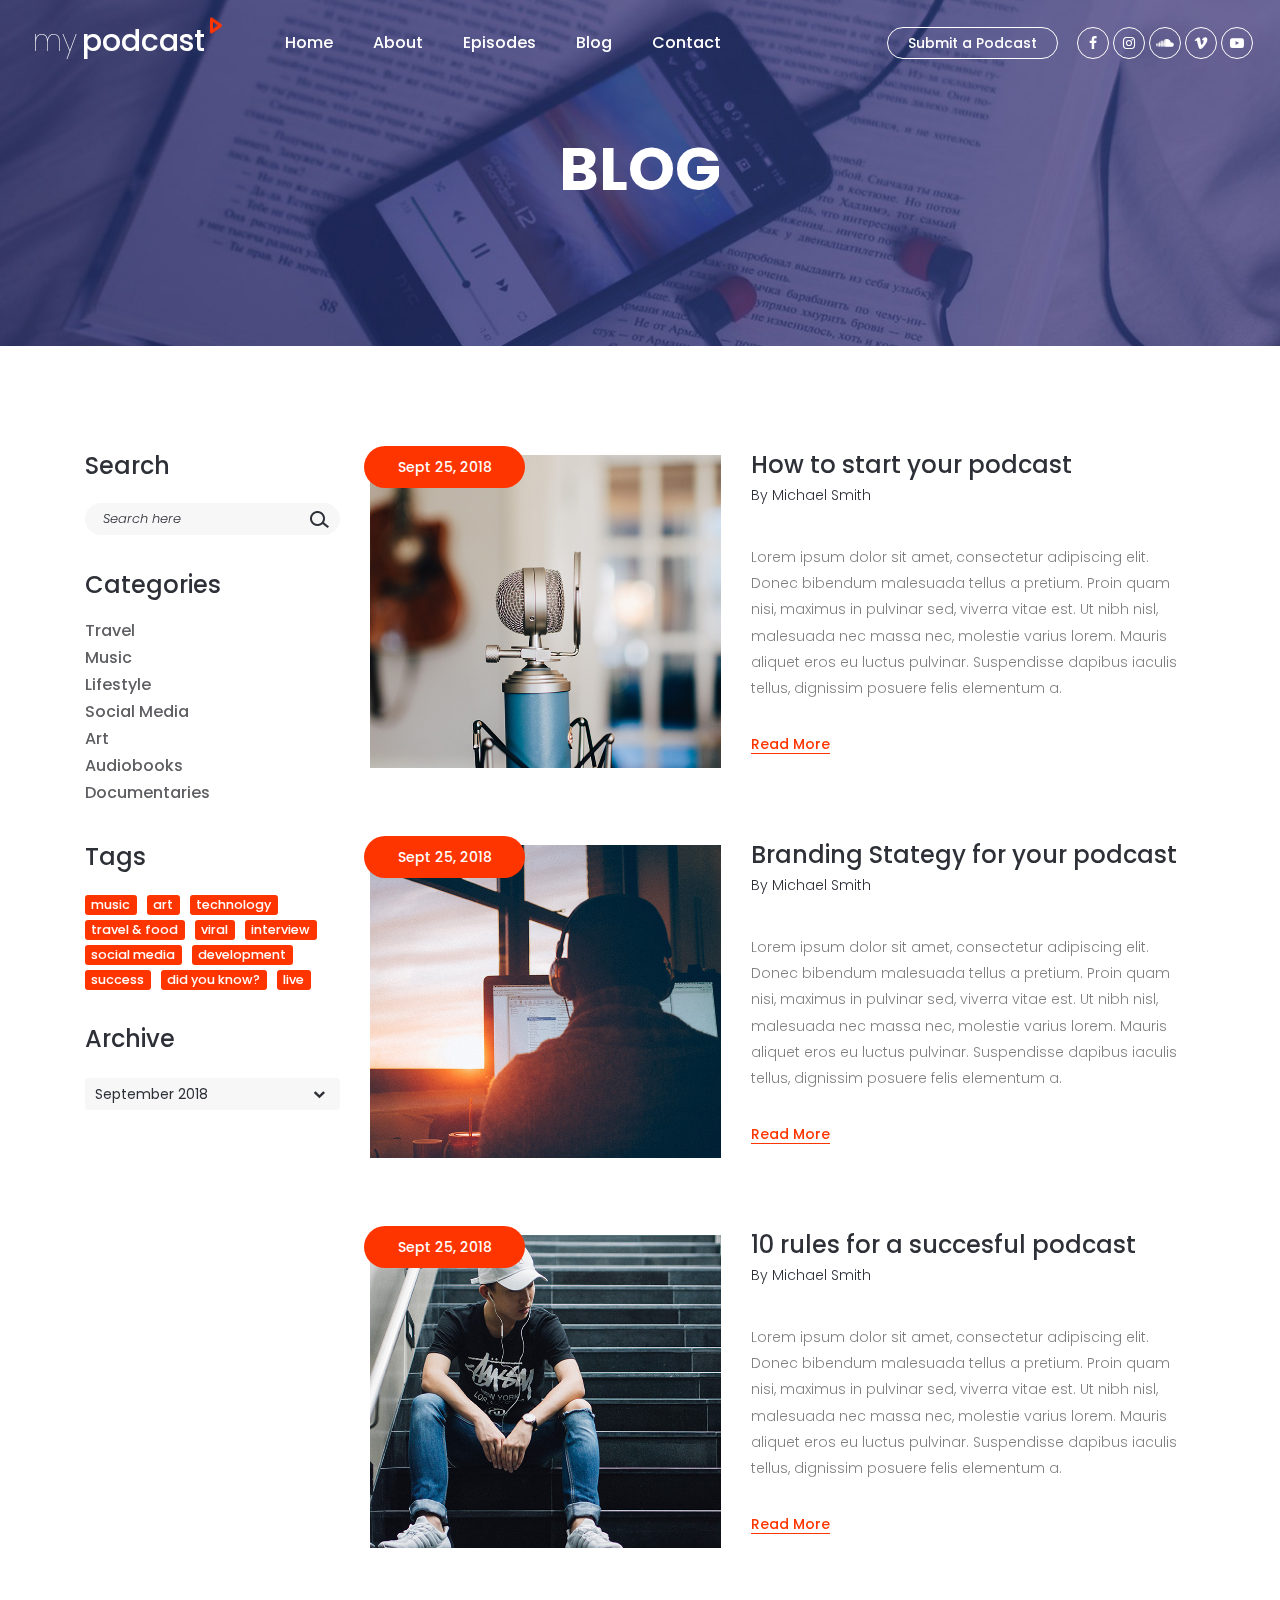
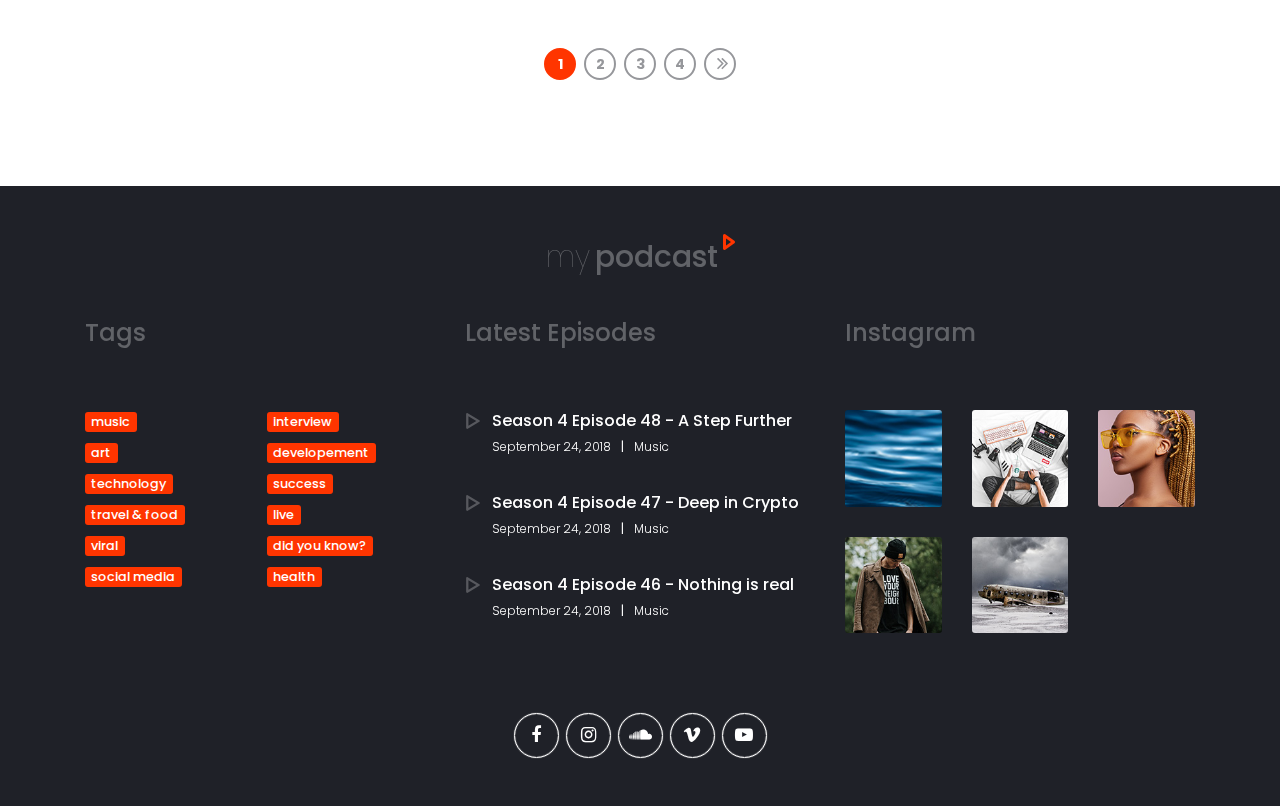
<file: blog.html>
<!DOCTYPE html>
<html lang="en">
<head>
<title>Blog</title>
<meta charset="utf-8">
<meta http-equiv="X-UA-Compatible" content="IE=edge">
<meta name="description" content="My Podcast template project">
<meta name="viewport" content="width=device-width, initial-scale=1">
<link rel="stylesheet" type="text/css" href="styles/bootstrap-4.1.2/bootstrap.min.css">
<link href="plugins/font-awesome-4.7.0/css/font-awesome.min.css" rel="stylesheet" type="text/css">
<link href="plugins/colorbox/colorbox.css" rel="stylesheet" type="text/css">
<link rel="stylesheet" type="text/css" href="styles/blog.css">
<link rel="stylesheet" type="text/css" href="styles/blog_responsive.css">
</head>
<body>

<div class="super_container">

	<!-- Header -->

	<header class="header trans_400">

		<!-- Logo -->
		<div class="logo">
			<a href="#"><span>my</span>podcast<img src="images/play.png" alt=""></a>
		</div>

		<div class="container">
			<div class="row">
				<div class="col">
					<div class="header_content d-flex flex-row align-items-center justify-content-start trans_400">
						<nav class="main_nav">
							<ul class="d-flex flex-row align-items-start justify-content-start">
								<li><a href="index.html">Home</a></li>
								<li><a href="about.html">About</a></li>
								<li><a href="episodes.html">Episodes</a></li>
								<li><a href="blog.html">Blog</a></li>
								<li><a href="contact.html">Contact</a></li>
							</ul>
						</nav>
					</div>
				</div>
			</div>
		</div>

		<!-- Submit & Social -->
		<div class="header_right d-flex flex-row align-items-start justify-content-start">

			<!-- Submit -->
			<div class="submit"><a href="#">Submit a Podcast</a></div>
			
			<!-- Social -->
			<div class="social">
				<ul class="d-flex flex-row align-items-start justify-content-start">
					<li><a href="#"><i class="fa fa-facebook" aria-hidden="true"></i></a></li>
					<li><a href="#"><i class="fa fa-instagram" aria-hidden="true"></i></a></li>
					<li><a href="#"><i class="fa fa-soundcloud" aria-hidden="true"></i></a></li>
					<li><a href="#"><i class="fa fa-vimeo" aria-hidden="true"></i></a></li>
					<li><a href="#"><i class="fa fa-youtube-play" aria-hidden="true"></i></a></li>
				</ul>
			</div>

			<!-- Hamburger -->
			<div class="hamburger"><i class="fa fa-bars" aria-hidden="true"></i></div>
			
		</div>
	</header>

	<!-- Menu -->

	<div class="menu">
		<div class="menu_content d-flex flex-column align-items-end justify-content-start">
			<ul class="menu_nav_list text-right">
				<li><a href="index.html">Home</a></li>
				<li><a href="about.html">About</a></li>
				<li><a href="episodes.html">Episodes</a></li>
				<li><a href="blog.html">Blog</a></li>
				<li><a href="contact.html">Contact</a></li>
			</ul>
			<div class="menu_extra d-flex flex-column align-items-end justify-content-start">
				<div class="menu_submit"><a href="#">Submit your podcast</a></div>
				<div class="social">
					<ul class="d-flex flex-row align-items-start justify-content-start">
						<li><a href="#"><i class="fa fa-facebook" aria-hidden="true"></i></a></li>
						<li><a href="#"><i class="fa fa-instagram" aria-hidden="true"></i></a></li>
						<li><a href="#"><i class="fa fa-soundcloud" aria-hidden="true"></i></a></li>
						<li><a href="#"><i class="fa fa-vimeo" aria-hidden="true"></i></a></li>
						<li><a href="#"><i class="fa fa-youtube-play" aria-hidden="true"></i></a></li>
					</ul>
				</div>
			</div>
		</div>
	</div>

	<!-- Home -->

	<div class="home">
		<div class="parallax_background parallax-window" data-parallax="scroll" data-image-src="images/blog.jpg" data-speed="0.8"></div>
		<div class="home_container d-flex flex-column align-items-center justify-content-center">
			<div class="home_content">
				<div class="home_title"><h1>blog</h1></div>
			</div>
		</div>
	</div>

	<!-- Blog -->

	<div class="blog">
		<div class="container">
			<div class="row">
				
				<!-- Sidebar -->
				<div class="col-lg-3 order-lg-1 order-2 sidebar_col">
					<div class="sidebar">
						
						<!-- Search -->
						<div class="sidebar_search">
							<div class="sidebar_title">Search</div>
							<form action="#" class="search_form" id="search_form">
								<input type="text" class="search_input" placeholder="Search here" required="required">
								<button class="search_button"><img src="images/search.png" alt=""></button>
							</form>
						</div>

						<!-- Categories -->
						<div class="sidebar_list">
							<div class="sidebar_title">Categories</div>
							<ul>
								<li><a href="#">Travel</a></li>
								<li><a href="#">Music</a></li>
								<li><a href="#">Lifestyle</a></li>
								<li><a href="#">Social Media</a></li>
								<li><a href="#">Art</a></li>
								<li><a href="#">Audiobooks</a></li>
								<li><a href="#">Documentaries</a></li>
							</ul>
						</div>

						<!-- Tags -->
						<div class="sidebar_tags">
							<div class="sidebar_title">Tags</div>
							<div class="tags">
								<ul class="d-flex flex-row align-items-start justify-content-start flex-wrap">
									<li><a href="#">music</a></li>
									<li><a href="#">art</a></li>
									<li><a href="#">technology</a></li>
									<li><a href="#">travel & food</a></li>
									<li><a href="#">viral</a></li>
									<li><a href="#">interview</a></li>
									<li><a href="#">social media</a></li>
									<li><a href="#">development</a></li>
									<li><a href="#">success</a></li>
									<li><a href="#">did you know?</a></li>
									<li><a href="#">live</a></li>
								</ul>
							</div>
						</div>

						<!-- Archive -->
						<div class="sidebar_archive">
							<div class="sidebar_title">Archive</div>
							<div class="dropdown">
								<ul>
									<li class="dropdown_selected d-flex flex-row align-items-center justify-content-start"><span>September 2018</span><i class="fa fa-chevron-down ml-auto" aria-hidden="true"></i>
										<ul>
											<li><a href="#">August 2018</a></li>
											<li><a href="#">July 2018</a></li>
											<li><a href="#">June 2018</a></li>
											<li><a href="#">May 2018</a></li>
										</ul>
									</li>
								</ul>
							</div>
						</div>
					</div>
				</div>

				<!-- Blog -->
				<div class="col-lg-9 blog_col order-lg-2 order-1">
					<div class="blog_posts">
						
						<!-- Blog Post -->
						<div class="blog_post d-flex flex-md-row flex-column align-items-start justify-content-start">
							<div class="blog_post_image">
								<img src="images/blog_1.jpg" alt="https://unsplash.com/@kellysikkema">
								<div class="blog_post_date"><a href="#">Sept 25, 2018</a></div>
							</div>
							<div class="blog_post_content">
								<div class="blog_post_title"><a href="#">How to start your podcast</a></div>
								<div class="blog_post_author">By <a href="#">Michael Smith</a></div>
								<div class="blog_post_text">
									<p>Lorem ipsum dolor sit amet, consectetur adipiscing elit. Donec bibendum malesuada tellus a pretium. Proin quam nisi, maximus in pulvinar sed, viverra vitae est. Ut nibh nisl, malesuada nec massa nec, molestie varius lorem. Mauris aliquet eros eu luctus pulvinar. Suspendisse dapibus iaculis tellus, dignissim posuere felis elementum a.</p>
								</div>
								<div class="blog_post_link"><a href="#">Read More</a></div>
							</div>
						</div>

						<!-- Blog Post -->
						<div class="blog_post d-flex flex-md-row flex-column align-items-start justify-content-start">
							<div class="blog_post_image">
								<img src="images/blog_2.jpg" alt="https://unsplash.com/@flysi3000">
								<div class="blog_post_date"><a href="#">Sept 25, 2018</a></div>
							</div>
							<div class="blog_post_content">
								<div class="blog_post_title"><a href="#">Branding Stategy for your podcast</a></div>
								<div class="blog_post_author">By <a href="#">Michael Smith</a></div>
								<div class="blog_post_text">
									<p>Lorem ipsum dolor sit amet, consectetur adipiscing elit. Donec bibendum malesuada tellus a pretium. Proin quam nisi, maximus in pulvinar sed, viverra vitae est. Ut nibh nisl, malesuada nec massa nec, molestie varius lorem. Mauris aliquet eros eu luctus pulvinar. Suspendisse dapibus iaculis tellus, dignissim posuere felis elementum a.</p>
								</div>
								<div class="blog_post_link"><a href="#">Read More</a></div>
							</div>
						</div>

						<!-- Blog Post -->
						<div class="blog_post d-flex flex-md-row flex-column align-items-start justify-content-start">
							<div class="blog_post_image">
								<img src="images/blog_3.jpg" alt="https://unsplash.com/@gohrhyyan">
								<div class="blog_post_date"><a href="#">Sept 25, 2018</a></div>
							</div>
							<div class="blog_post_content">
								<div class="blog_post_title"><a href="#">10 rules for a succesful podcast</a></div>
								<div class="blog_post_author">By <a href="#">Michael Smith</a></div>
								<div class="blog_post_text">
									<p>Lorem ipsum dolor sit amet, consectetur adipiscing elit. Donec bibendum malesuada tellus a pretium. Proin quam nisi, maximus in pulvinar sed, viverra vitae est. Ut nibh nisl, malesuada nec massa nec, molestie varius lorem. Mauris aliquet eros eu luctus pulvinar. Suspendisse dapibus iaculis tellus, dignissim posuere felis elementum a.</p>
								</div>
								<div class="blog_post_link"><a href="#">Read More</a></div>
							</div>
						</div>

					</div>
				</div>
			</div>

			<!-- Page Nav -->
			<div class="row page_nav_row">
				<div class="col">
					<div class="page_nav d-flex flex-row align-items-center justify-content-center">
						<ul class="d-flex flex-row">
							<li class="active"><a href="#">1</a></li>
							<li><a href="#">2</a></li>
							<li><a href="#">3</a></li>
							<li><a href="#">4</a></li>
							<li><a href="#"><i class="fa fa-angle-double-right" aria-hidden="true"></i></a></li>
						</ul>
					</div>
				</div>
			</div>
		</div>
	</div>

	<!-- Footer -->

	<footer class="footer">
		<div class="container">
			<div class="row footer_logo_row">
				<div class="col d-flex flex-row align-items-center justify-content-center">
					<div class="logo">
						<a href="#"><span>my</span>podcast<img src="images/play.png" alt=""></a>
					</div>
				</div>
			</div>
			<div class="row footer_content_row">
				
				<!-- Tags -->
				<div class="col-lg-4">
					<div class="footer_title">Tags</div>
					<div class="footer_list">
						<div><div><a href="#">music</a></div></div>
						<div><div><a href="#">art</a></div></div>
						<div><div><a href="#">technology</a></div></div>
						<div><div><a href="#">travel & food</a></div></div>
						<div><div><a href="#">viral</a></div></div>
						<div><div><a href="#">social media</a></div></div>
						<div><div><a href="#">interview</a></div></div>
						<div><div><a href="#">developement</a></div></div>
						<div><div><a href="#">success</a></div></div>
						<div><div><a href="#">live</a></div></div>
						<div><div><a href="#">did you know?</a></div></div>
						<div><div><a href="#">health</a></div></div>
					</div>
				</div>

				<!-- Latest Episodes -->
				<div class="col-lg-4">
					<div class="footer_title">Latest Episodes</div>
					<div class="latest_container">
						
						<!-- Latest -->
						<div class="latest">
							<div class="latest_title_container d-flex flex-row align-items-start justify-content-start">
								<a href="episode.html">
									<div class="d-flex flex-row align-items-start justify-content-start">
										<div class="latest_play">
											<svg xmlns="http://www.w3.org/2000/svg" xmlns:xlink="http://www.w3.org/1999/xlink" version="1.1" id="Capa_1" x="0px" y="0px" width="512px" height="512px" viewBox="0 0 714 714" style="enable-background:new 0 0 714 714;" xml:space="preserve">
												<g id="Play">
													<path d="M641.045,318.521L102,0C73.822,0,51,22.822,51,51v612c0,28.178,22.822,51,51,51l539.045-318.521      C654.661,387.422,663,372.81,663,357C663,341.19,654.661,326.579,641.045,318.521z M153,565.386V148.614L505.665,357      L153,565.386z" fill="#FFFFFF"/>
												</g>
											</svg>
										</div>
										<div class="latest_title_content">
											<div class="latest_title">Season 4 Episode 48 - A Step Further</div>
										</div>
									</div>
								</a>
							</div>
							<div class="latest_episode_info">
								<ul class="d-flex flex-row align-items-start justify-content-start">
									<li><a href="#">September 24, 2018</a></li>
									<li><a href="#">Music</a></li>
								</ul>
							</div>
						</div>

						<!-- Latest -->
						<div class="latest">
							<div class="latest_title_container d-flex flex-row align-items-start justify-content-start">
								<a href="episode.html">
									<div class="d-flex flex-row align-items-start justify-content-start">
										<div class="latest_play">
											<svg xmlns="http://www.w3.org/2000/svg" xmlns:xlink="http://www.w3.org/1999/xlink" version="1.1" id="Capa_1" x="0px" y="0px" width="512px" height="512px" viewBox="0 0 714 714" style="enable-background:new 0 0 714 714;" xml:space="preserve">
												<g id="Play">
													<path d="M641.045,318.521L102,0C73.822,0,51,22.822,51,51v612c0,28.178,22.822,51,51,51l539.045-318.521      C654.661,387.422,663,372.81,663,357C663,341.19,654.661,326.579,641.045,318.521z M153,565.386V148.614L505.665,357      L153,565.386z" fill="#FFFFFF"/>
												</g>
											</svg>
										</div>
										<div class="latest_title_content">
											<div class="latest_title">Season 4 Episode 47 - Deep in Crypto</div>
										</div>
									</div>
								</a>
							</div>
							<div class="latest_episode_info">
								<ul class="d-flex flex-row align-items-start justify-content-start">
									<li><a href="#">September 24, 2018</a></li>
									<li><a href="#">Music</a></li>
								</ul>
							</div>
						</div>

						<!-- Latest -->
						<div class="latest">
							<div class="latest_title_container d-flex flex-row align-items-start justify-content-start">
								<a href="episode.html">
									<div class="d-flex flex-row align-items-start justify-content-start">
										<div class="latest_play">
											<svg xmlns="http://www.w3.org/2000/svg" xmlns:xlink="http://www.w3.org/1999/xlink" version="1.1" id="Capa_1" x="0px" y="0px" width="512px" height="512px" viewBox="0 0 714 714" style="enable-background:new 0 0 714 714;" xml:space="preserve">
												<g id="Play">
													<path d="M641.045,318.521L102,0C73.822,0,51,22.822,51,51v612c0,28.178,22.822,51,51,51l539.045-318.521      C654.661,387.422,663,372.81,663,357C663,341.19,654.661,326.579,641.045,318.521z M153,565.386V148.614L505.665,357      L153,565.386z" fill="#FFFFFF"/>
												</g>
											</svg>
										</div>
										<div class="latest_title_content">
											<div class="latest_title">Season 4 Episode 46 - Nothing is real</div>
										</div>
									</div>
								</a>
							</div>
							<div class="latest_episode_info">
								<ul class="d-flex flex-row align-items-start justify-content-start">
									<li><a href="#">September 24, 2018</a></li>
									<li><a href="#">Music</a></li>
								</ul>
							</div>
						</div>

					</div>
				</div>

				<!-- Gallery -->
				<div class="col-lg-4">
					<div class="footer_title">Instagram</div>
					<div class="gallery d-flex flex-row align-items-start justify-content-start flex-wrap">
						
						<!-- Gallery Item -->
						<div class="gallery_item">
							<a class="colorbox" href="images/gallery_1_large.jpg"><img src="images/gallery_1.jpg" alt=""></a>
						</div>

						<!-- Gallery Item -->
						<div class="gallery_item">
							<a class="colorbox" href="images/gallery_2_large.jpg"><img src="images/gallery_2.jpg" alt=""></a>
						</div>

						<!-- Gallery Item -->
						<div class="gallery_item">
							<a class="colorbox" href="images/gallery_3_large.jpg"><img src="images/gallery_3.jpg" alt=""></a>
						</div>

						<!-- Gallery Item -->
						<div class="gallery_item">
							<a class="colorbox" href="images/gallery_4_large.jpg"><img src="images/gallery_4.jpg" alt=""></a>
						</div>

						<!-- Gallery Item -->
						<div class="gallery_item">
							<a class="colorbox" href="images/gallery_5_large.jpg"><img src="images/gallery_5.jpg" alt=""></a>
						</div>

					</div>
				</div>
			</div>
			<div class="row footer_social_row">
				<div class="col">
					<div class="footer_social">
						<ul class="d-flex flex-row align-items-center justify-content-center">
							<li><a href="#"><i class="fa fa-facebook" aria-hidden="true"></i></a></li>
							<li><a href="#"><i class="fa fa-instagram" aria-hidden="true"></i></a></li>
							<li><a href="#"><i class="fa fa-soundcloud" aria-hidden="true"></i></a></li>
							<li><a href="#"><i class="fa fa-vimeo" aria-hidden="true"></i></a></li>
							<li><a href="#"><i class="fa fa-youtube-play" aria-hidden="true"></i></a></li>
						</ul>
					</div>
				</div>
			</div>
		</div>
	</footer>
</div>

<script src="js/jquery-3.3.1.min.js"></script>
<script src="styles/bootstrap-4.1.2/popper.js"></script>
<script src="styles/bootstrap-4.1.2/bootstrap.min.js"></script>
<script src="plugins/greensock/TweenMax.min.js"></script>
<script src="plugins/greensock/TimelineMax.min.js"></script>
<script src="plugins/scrollmagic/ScrollMagic.min.js"></script>
<script src="plugins/greensock/animation.gsap.min.js"></script>
<script src="plugins/greensock/ScrollToPlugin.min.js"></script>
<script src="plugins/colorbox/jquery.colorbox-min.js"></script>
<script src="plugins/easing/easing.js"></script>
<script src="plugins/progressbar/progressbar.min.js"></script>
<script src="plugins/parallax-js-master/parallax.min.js"></script>
<script src="js/blog.js"></script>
</body>
</html>
</file>
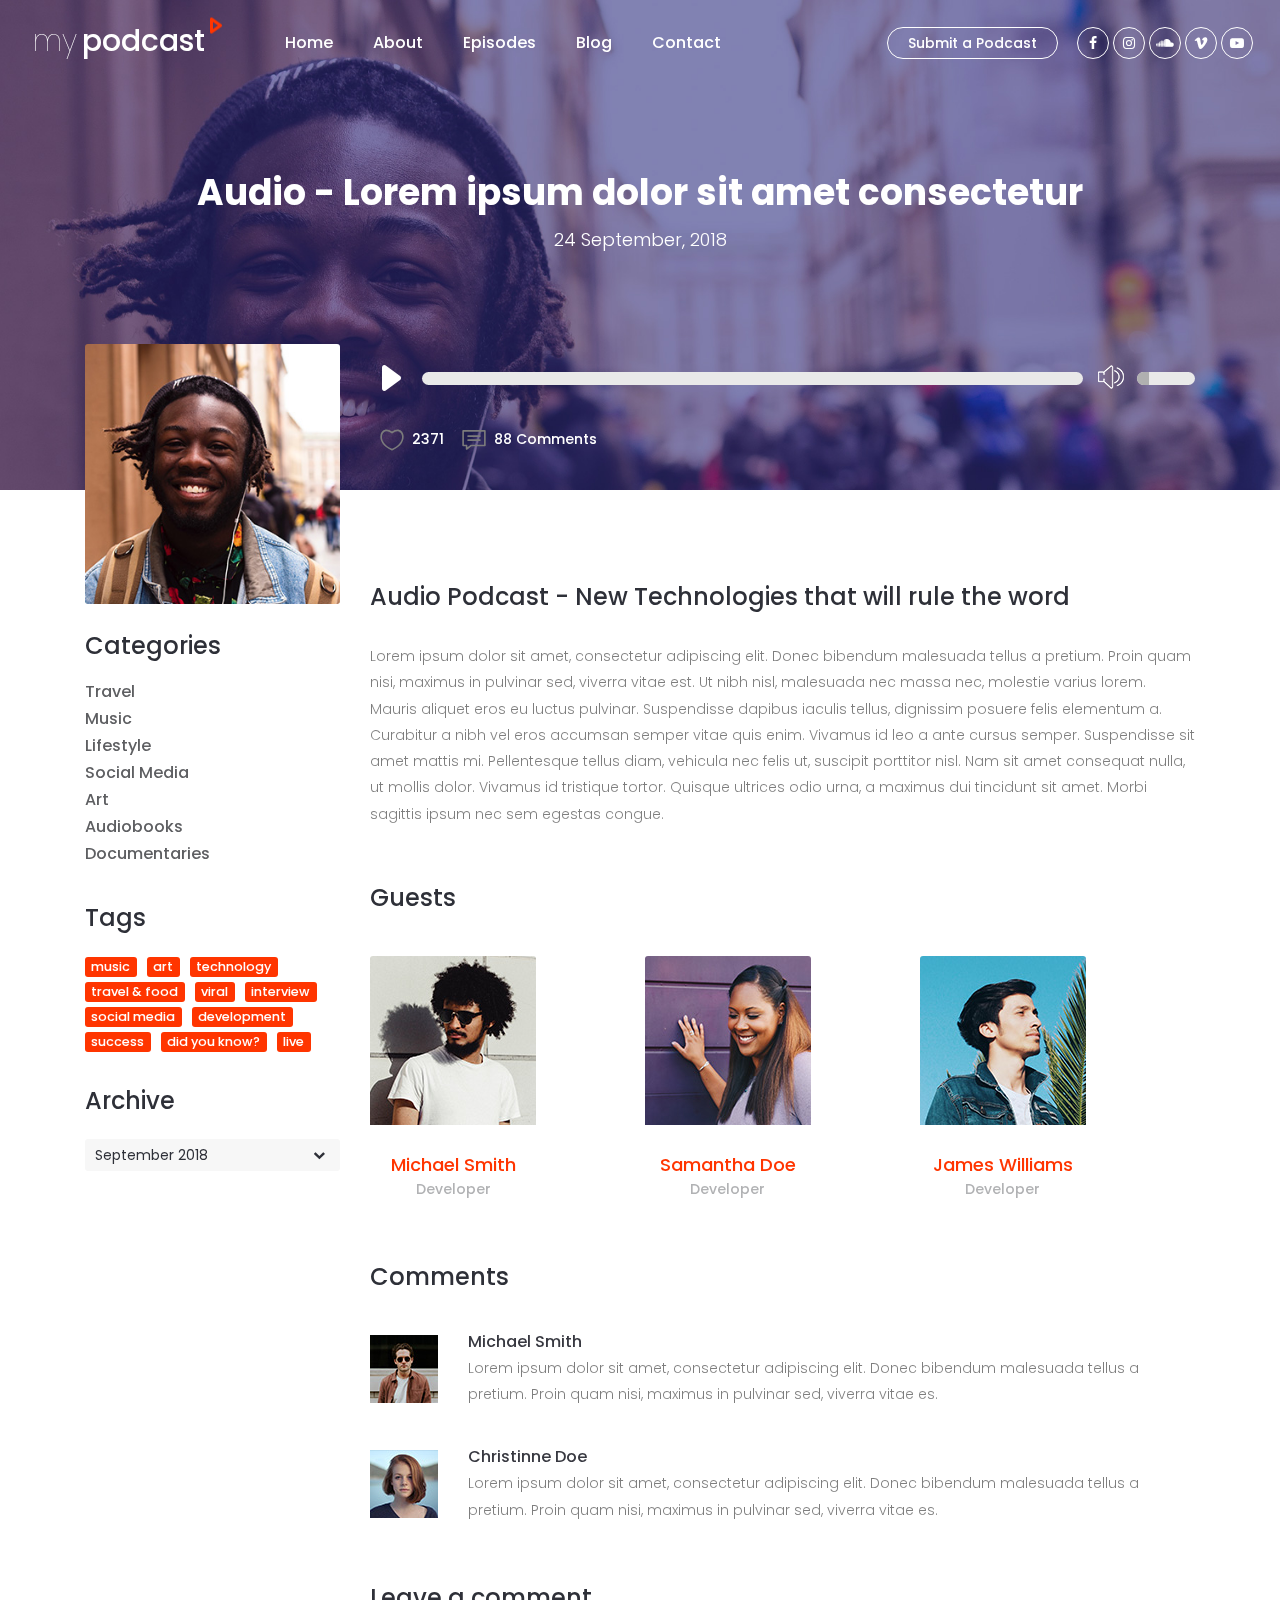
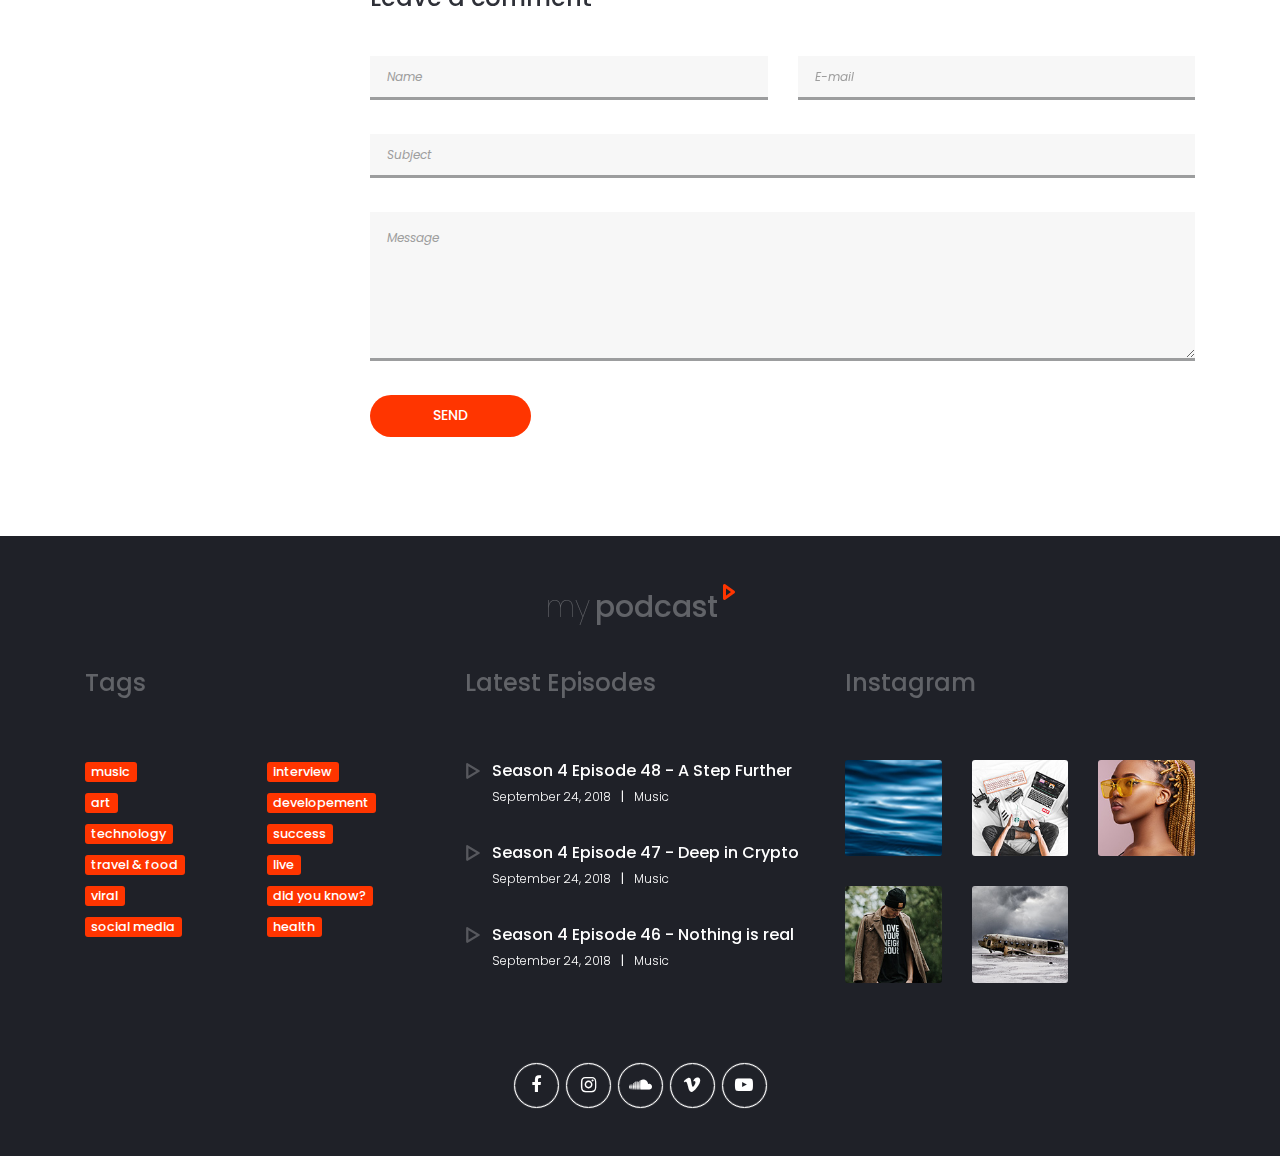
<file: episode.html>
<!DOCTYPE html>
<html lang="en">
<head>
<title>Episode</title>
<meta charset="utf-8">
<meta http-equiv="X-UA-Compatible" content="IE=edge">
<meta name="description" content="My Podcast template project">
<meta name="viewport" content="width=device-width, initial-scale=1">
<link rel="stylesheet" type="text/css" href="styles/bootstrap-4.1.2/bootstrap.min.css">
<link href="plugins/font-awesome-4.7.0/css/font-awesome.min.css" rel="stylesheet" type="text/css">
<link href="plugins/colorbox/colorbox.css" rel="stylesheet" type="text/css">
<link rel="stylesheet" type="text/css" href="styles/episode.css">
<link rel="stylesheet" type="text/css" href="styles/episode_responsive.css">
</head>
<body>

<div class="super_container">

	<!-- Header -->

	<header class="header trans_400">

		<!-- Logo -->
		<div class="logo">
			<a href="#"><span>my</span>podcast<img src="images/play.png" alt=""></a>
		</div>

		<div class="container">
			<div class="row">
				<div class="col">
					<div class="header_content d-flex flex-row align-items-center justify-content-start trans_400">
						<nav class="main_nav">
							<ul class="d-flex flex-row align-items-start justify-content-start">
								<li><a href="index.html">Home</a></li>
								<li><a href="about.html">About</a></li>
								<li><a href="episodes.html">Episodes</a></li>
								<li><a href="blog.html">Blog</a></li>
								<li><a href="contact.html">Contact</a></li>
							</ul>
						</nav>
					</div>
				</div>
			</div>
		</div>

		<!-- Submit & Social -->
		<div class="header_right d-flex flex-row align-items-start justify-content-start">

			<!-- Submit -->
			<div class="submit"><a href="#">Submit a Podcast</a></div>
			
			<!-- Social -->
			<div class="social">
				<ul class="d-flex flex-row align-items-start justify-content-start">
					<li><a href="#"><i class="fa fa-facebook" aria-hidden="true"></i></a></li>
					<li><a href="#"><i class="fa fa-instagram" aria-hidden="true"></i></a></li>
					<li><a href="#"><i class="fa fa-soundcloud" aria-hidden="true"></i></a></li>
					<li><a href="#"><i class="fa fa-vimeo" aria-hidden="true"></i></a></li>
					<li><a href="#"><i class="fa fa-youtube-play" aria-hidden="true"></i></a></li>
				</ul>
			</div>

			<!-- Hamburger -->
			<div class="hamburger"><i class="fa fa-bars" aria-hidden="true"></i></div>
			
		</div>
	</header>

	<!-- Menu -->

	<div class="menu">
		<div class="menu_content d-flex flex-column align-items-end justify-content-start">
			<ul class="menu_nav_list text-right">
				<li><a href="index.html">Home</a></li>
				<li><a href="about.html">About</a></li>
				<li><a href="episodes.html">Episodes</a></li>
				<li><a href="blog.html">Blog</a></li>
				<li><a href="contact.html">Contact</a></li>
			</ul>
			<div class="menu_extra d-flex flex-column align-items-end justify-content-start">
				<div class="menu_submit"><a href="#">Submit your podcast</a></div>
				<div class="social">
					<ul class="d-flex flex-row align-items-start justify-content-start">
						<li><a href="#"><i class="fa fa-facebook" aria-hidden="true"></i></a></li>
						<li><a href="#"><i class="fa fa-instagram" aria-hidden="true"></i></a></li>
						<li><a href="#"><i class="fa fa-soundcloud" aria-hidden="true"></i></a></li>
						<li><a href="#"><i class="fa fa-vimeo" aria-hidden="true"></i></a></li>
						<li><a href="#"><i class="fa fa-youtube-play" aria-hidden="true"></i></a></li>
					</ul>
				</div>
			</div>
		</div>
	</div>

	<!-- Home -->

	<div class="home">
		<div class="parallax_background parallax-window" data-parallax="scroll" data-image-src="images/episode.jpg" data-speed="0.8"></div>
		<div class="home_container">
			<div class="container">
				<div class="row">
					<div class="col">
						<div class="home_content text-center">
							<div class="home_title"><h1>Audio - Lorem ipsum dolor sit amet consectetur</h1></div>
							<div class="home_subtitle text-center">24 September, 2018</div>
						</div>
					</div>
				</div>
			</div>		
		</div>
		<div class="home_player_container">
			<div class="container">
				<div class="row">
					<div class="col-lg-9 offset-lg-3">
						
						<!-- Episode -->
						<div class="player d-flex flex-row align-items-start justify-content-start s1">
							<div class="player_content">
								
								<!-- Player -->
								<div class="single_player_container">
									
									<div class="single_player d-flex flex-row align-items-center justify-content-start">
										<div id="jplayer_1" class="jp-jplayer"></div>
										<div id="jp_container_1" class="jp-audio" role="application" aria-label="media player">
											<div class="jp-type-single">
												<div class="player_controls">
													<div class="jp-gui jp-interface d-flex flex-row align-items-center justify-content-start">
														<div class="jp-controls-holder time_controls d-flex flex-row align-items-center justify-content-between">
															<div>
																<div class="jp-controls-holder play_button ml-auto">
																	<button class="jp-play" tabindex="0"></button>
																</div>
															</div>
															<div>
																<div class="jp-progress">
																	<div class="jp-seek-bar">
																		<div class="jp-play-bar"></div>
																	</div>
																</div>
															</div>
														</div>
														<div class="jp-volume-controls d-flex flex-row align-items-center justify-content-between ml-auto">
															<div class="d-flex flex-row align-items-center justify-content-start">
																<button class="jp-mute" tabindex="0"></button>
															</div>
															<div class="d-flex flex-row align-items-center justify-content-start">
																<div class="jp-volume-bar">
																	<div class="jp-volume-bar-value"></div>
																</div>
															</div>
														</div>
													</div>
												</div>
												<div class="jp-no-solution">
													<span>Update Required</span>
													To play the media you will need to either update your browser to a recent version or update your <a href="http://get.adobe.com/flashplayer/" target="_blank">Flash plugin</a>
												</div>
											</div>
										</div>
									</div>

								</div>

								<div class="show_info d-flex flex-row align-items-start justify-content-start">
									<div class="show_fav d-flex flex-row align-items-center justify-content-start">
										<div class="show_fav_icon show_info_icon"><img class="svg" src="images/heart.svg" alt=""></div>
										<div class="show_fav_count">2371</div>
									</div>
									<div class="show_comments">
										<a href="#">
											<div class="d-flex flex-row align-items-center justify-content-start">
												<div class="show_comments_icon show_info_icon"><img class="svg" src="images/speech-bubble.svg" alt=""></div>
												<div class="show_comments_count">88 Comments</div>
											</div>
										</a>	
									</div>
								</div>

							</div>
						</div>
					</div>
				</div>
			</div>
		</div>
	</div>

	<!-- Episode -->

	<div class="episode_container">

		<!-- Episode Image -->
		<div class="episode_image_container">
			<div class="container">
				<div class="row">
					<div class="col-lg-3">
						<!-- Episode Image -->
						<div class="episode_image"><img src="images/episode_2.jpg" alt=""></div>
					</div>
				</div>
			</div>
		</div>

		<div class="container">
			<div class="row">
				
				<!-- Sidebar -->
				<div class="col-lg-3 order-lg-1 order-2 sidebar_col">
					<div class="sidebar">

						<!-- Categories -->
						<div class="sidebar_list">
							<div class="sidebar_title">Categories</div>
							<ul>
								<li><a href="#">Travel</a></li>
								<li><a href="#">Music</a></li>
								<li><a href="#">Lifestyle</a></li>
								<li><a href="#">Social Media</a></li>
								<li><a href="#">Art</a></li>
								<li><a href="#">Audiobooks</a></li>
								<li><a href="#">Documentaries</a></li>
							</ul>
						</div>

						<!-- Tags -->
						<div class="sidebar_tags">
							<div class="sidebar_title">Tags</div>
							<div class="tags">
								<ul class="d-flex flex-row align-items-start justify-content-start flex-wrap">
									<li><a href="#">music</a></li>
									<li><a href="#">art</a></li>
									<li><a href="#">technology</a></li>
									<li><a href="#">travel & food</a></li>
									<li><a href="#">viral</a></li>
									<li><a href="#">interview</a></li>
									<li><a href="#">social media</a></li>
									<li><a href="#">development</a></li>
									<li><a href="#">success</a></li>
									<li><a href="#">did you know?</a></li>
									<li><a href="#">live</a></li>
								</ul>
							</div>
						</div>

						<!-- Archive -->
						<div class="sidebar_archive">
							<div class="sidebar_title">Archive</div>
							<div class="dropdown">
								<ul>
									<li class="dropdown_selected d-flex flex-row align-items-center justify-content-start"><span>September 2018</span><i class="fa fa-chevron-down ml-auto" aria-hidden="true"></i>
										<ul>
											<li><a href="#">August 2018</a></li>
											<li><a href="#">July 2018</a></li>
											<li><a href="#">June 2018</a></li>
											<li><a href="#">May 2018</a></li>
										</ul>
									</li>
								</ul>
							</div>
						</div>
					</div>
				</div>

				<!-- Episode -->
				<div class="col-lg-9 episode_col order-lg-2 order-1">
					<div class="intro">
						<div class="section_title">Audio Podcast - New Technologies that will rule the word</div>
						<div class="intro_text">
							<p>Lorem ipsum dolor sit amet, consectetur adipiscing elit. Donec bibendum malesuada tellus a pretium. Proin quam nisi, maximus in pulvinar sed, viverra vitae est. Ut nibh nisl, malesuada nec massa nec, molestie varius lorem. Mauris aliquet eros eu luctus pulvinar. Suspendisse dapibus iaculis tellus, dignissim posuere felis elementum a. Curabitur a nibh vel eros accumsan semper vitae quis enim. Vivamus id leo a ante cursus semper. Suspendisse sit amet mattis mi. Pellentesque tellus diam, vehicula nec felis ut, suscipit porttitor nisl. Nam sit amet consequat nulla, ut mollis dolor. Vivamus id tristique tortor. Quisque ultrices odio urna, a maximus dui tincidunt sit amet. Morbi sagittis ipsum nec sem egestas congue.</p>
						</div>
					</div>
					<div class="guests">
						<div class="section_title">Guests</div>
						<div class="guests_container d-flex flex-md-row flex-column align-items-md-start align-items-center justify-content-start">
							
							<!-- Guest -->
							<div class="guest_container">
								<div class="guest">
									<div class="guest_image"><img src="images/guest_1.jpg" alt="https://unsplash.com/@stairhopper"></div>
									<div class="guest_content text-center">
										<div class="guest_name"><a href="#">Michael Smith</a></div>
										<div class="guest_title">Developer</div>
									</div>
								</div>
							</div>

							<!-- Guest -->
							<div class="guest_container">
								<div class="guest">
									<div class="guest_image"><img src="images/guest_2.jpg" alt="https://unsplash.com/@eyeforebony"></div>
									<div class="guest_content text-center">
										<div class="guest_name"><a href="#">Samantha Doe</a></div>
										<div class="guest_title">Developer</div>
									</div>
								</div>
							</div>

							<!-- Guest -->
							<div class="guest_container">
								<div class="guest">
									<div class="guest_image"><img src="images/guest_3.jpg" alt="https://unsplash.com/@onurozkardes"></div>
									<div class="guest_content text-center">
										<div class="guest_name"><a href="#">James Williams</a></div>
										<div class="guest_title">Developer</div>
									</div>
								</div>
							</div>

						</div>
					</div>

					<!-- Comments -->
					<div class="comments">
						<div class="section_title">Comments</div>
						<div class="comments_container">
							<ul>

								<!-- Comment -->
								<li class="d-flex flex-row">
									<div>
										<div class="comment_image"><img src="images/user_1.jpg" alt=""></div>
									</div>
									<div class="comment_content">
										<div class="user_name"><a href="#">Michael Smith</a></div>
										<div class="comment_text">
											<p>Lorem ipsum dolor sit amet, consectetur adipiscing elit. Donec bibendum malesuada tellus a pretium. Proin quam nisi, maximus in pulvinar sed, viverra vitae es.</p>
										</div>
									</div>
								</li>

								<!-- Comment -->
								<li class="d-flex flex-row">
									<div>
										<div class="comment_image"><img src="images/user_2.jpg" alt=""></div>
									</div>
									<div class="comment_content">
										<div class="user_name"><a href="#">Christinne Doe</a></div>
										<div class="comment_text">
											<p>Lorem ipsum dolor sit amet, consectetur adipiscing elit. Donec bibendum malesuada tellus a pretium. Proin quam nisi, maximus in pulvinar sed, viverra vitae es.</p>
										</div>
									</div>
								</li>

							</ul>
						</div>
					</div>

					<!-- Leave a Comment -->
					<div class="comment_form_container">
						<div class="section_title">Leave a comment</div>
						<form action="#" id="comment_form" class="comment_form">
							<div class="row">
								<div class="col-md-6">
									<input type="text" class="comment_input" placeholder="Name" required="required">
								</div>
								<div class="col-md-6">
									<input type="email" class="comment_input" placeholder="E-mail" required="required">
								</div>
							</div>
							<div><input type="text" class="comment_input" placeholder="Subject"></div>
							<div><textarea class="comment_input comment_textarea" placeholder="Message" required="required"></textarea></div>
							<button class="comment_button button_fill">send</button>
						</form>
					</div>
				</div>
			</div>
		</div>
	</div>

	<!-- Footer -->

	<footer class="footer">
		<div class="container">
			<div class="row footer_logo_row">
				<div class="col d-flex flex-row align-items-center justify-content-center">
					<div class="logo">
						<a href="#"><span>my</span>podcast<img src="images/play.png" alt=""></a>
					</div>
				</div>
			</div>
			<div class="row footer_content_row">
				
				<!-- Tags -->
				<div class="col-lg-4">
					<div class="footer_title">Tags</div>
					<div class="footer_list">
						<div><div><a href="#">music</a></div></div>
						<div><div><a href="#">art</a></div></div>
						<div><div><a href="#">technology</a></div></div>
						<div><div><a href="#">travel & food</a></div></div>
						<div><div><a href="#">viral</a></div></div>
						<div><div><a href="#">social media</a></div></div>
						<div><div><a href="#">interview</a></div></div>
						<div><div><a href="#">developement</a></div></div>
						<div><div><a href="#">success</a></div></div>
						<div><div><a href="#">live</a></div></div>
						<div><div><a href="#">did you know?</a></div></div>
						<div><div><a href="#">health</a></div></div>
					</div>
				</div>

				<!-- Latest Episodes -->
				<div class="col-lg-4">
					<div class="footer_title">Latest Episodes</div>
					<div class="latest_container">
						
						<!-- Latest -->
						<div class="latest">
							<div class="latest_title_container d-flex flex-row align-items-start justify-content-start">
								<a href="episode.html">
									<div class="d-flex flex-row align-items-start justify-content-start">
										<div class="latest_play">
											<svg xmlns="http://www.w3.org/2000/svg" xmlns:xlink="http://www.w3.org/1999/xlink" version="1.1" id="Capa_1" x="0px" y="0px" width="512px" height="512px" viewBox="0 0 714 714" style="enable-background:new 0 0 714 714;" xml:space="preserve">
												<g id="Play">
													<path d="M641.045,318.521L102,0C73.822,0,51,22.822,51,51v612c0,28.178,22.822,51,51,51l539.045-318.521      C654.661,387.422,663,372.81,663,357C663,341.19,654.661,326.579,641.045,318.521z M153,565.386V148.614L505.665,357      L153,565.386z" fill="#FFFFFF"/>
												</g>
											</svg>
										</div>
										<div class="latest_title_content">
											<div class="latest_title">Season 4 Episode 48 - A Step Further</div>
										</div>
									</div>
								</a>
							</div>
							<div class="latest_episode_info">
								<ul class="d-flex flex-row align-items-start justify-content-start">
									<li><a href="#">September 24, 2018</a></li>
									<li><a href="#">Music</a></li>
								</ul>
							</div>
						</div>

						<!-- Latest -->
						<div class="latest">
							<div class="latest_title_container d-flex flex-row align-items-start justify-content-start">
								<a href="episode.html">
									<div class="d-flex flex-row align-items-start justify-content-start">
										<div class="latest_play">
											<svg xmlns="http://www.w3.org/2000/svg" xmlns:xlink="http://www.w3.org/1999/xlink" version="1.1" id="Capa_1" x="0px" y="0px" width="512px" height="512px" viewBox="0 0 714 714" style="enable-background:new 0 0 714 714;" xml:space="preserve">
												<g id="Play">
													<path d="M641.045,318.521L102,0C73.822,0,51,22.822,51,51v612c0,28.178,22.822,51,51,51l539.045-318.521      C654.661,387.422,663,372.81,663,357C663,341.19,654.661,326.579,641.045,318.521z M153,565.386V148.614L505.665,357      L153,565.386z" fill="#FFFFFF"/>
												</g>
											</svg>
										</div>
										<div class="latest_title_content">
											<div class="latest_title">Season 4 Episode 47 - Deep in Crypto</div>
										</div>
									</div>
								</a>
							</div>
							<div class="latest_episode_info">
								<ul class="d-flex flex-row align-items-start justify-content-start">
									<li><a href="#">September 24, 2018</a></li>
									<li><a href="#">Music</a></li>
								</ul>
							</div>
						</div>

						<!-- Latest -->
						<div class="latest">
							<div class="latest_title_container d-flex flex-row align-items-start justify-content-start">
								<a href="episode.html">
									<div class="d-flex flex-row align-items-start justify-content-start">
										<div class="latest_play">
											<svg xmlns="http://www.w3.org/2000/svg" xmlns:xlink="http://www.w3.org/1999/xlink" version="1.1" id="Capa_1" x="0px" y="0px" width="512px" height="512px" viewBox="0 0 714 714" style="enable-background:new 0 0 714 714;" xml:space="preserve">
												<g id="Play">
													<path d="M641.045,318.521L102,0C73.822,0,51,22.822,51,51v612c0,28.178,22.822,51,51,51l539.045-318.521      C654.661,387.422,663,372.81,663,357C663,341.19,654.661,326.579,641.045,318.521z M153,565.386V148.614L505.665,357      L153,565.386z" fill="#FFFFFF"/>
												</g>
											</svg>
										</div>
										<div class="latest_title_content">
											<div class="latest_title">Season 4 Episode 46 - Nothing is real</div>
										</div>
									</div>
								</a>
							</div>
							<div class="latest_episode_info">
								<ul class="d-flex flex-row align-items-start justify-content-start">
									<li><a href="#">September 24, 2018</a></li>
									<li><a href="#">Music</a></li>
								</ul>
							</div>
						</div>

					</div>
				</div>

				<!-- Gallery -->
				<div class="col-lg-4">
					<div class="footer_title">Instagram</div>
					<div class="gallery d-flex flex-row align-items-start justify-content-start flex-wrap">
						
						<!-- Gallery Item -->
						<div class="gallery_item">
							<a class="colorbox" href="images/gallery_1_large.jpg"><img src="images/gallery_1.jpg" alt=""></a>
						</div>

						<!-- Gallery Item -->
						<div class="gallery_item">
							<a class="colorbox" href="images/gallery_2_large.jpg"><img src="images/gallery_2.jpg" alt=""></a>
						</div>

						<!-- Gallery Item -->
						<div class="gallery_item">
							<a class="colorbox" href="images/gallery_3_large.jpg"><img src="images/gallery_3.jpg" alt=""></a>
						</div>

						<!-- Gallery Item -->
						<div class="gallery_item">
							<a class="colorbox" href="images/gallery_4_large.jpg"><img src="images/gallery_4.jpg" alt=""></a>
						</div>

						<!-- Gallery Item -->
						<div class="gallery_item">
							<a class="colorbox" href="images/gallery_5_large.jpg"><img src="images/gallery_5.jpg" alt=""></a>
						</div>

					</div>
				</div>
			</div>
			<div class="row footer_social_row">
				<div class="col">
					<div class="footer_social">
						<ul class="d-flex flex-row align-items-center justify-content-center">
							<li><a href="#"><i class="fa fa-facebook" aria-hidden="true"></i></a></li>
							<li><a href="#"><i class="fa fa-instagram" aria-hidden="true"></i></a></li>
							<li><a href="#"><i class="fa fa-soundcloud" aria-hidden="true"></i></a></li>
							<li><a href="#"><i class="fa fa-vimeo" aria-hidden="true"></i></a></li>
							<li><a href="#"><i class="fa fa-youtube-play" aria-hidden="true"></i></a></li>
						</ul>
					</div>
				</div>
			</div>
		</div>
	</footer>
</div>

<script src="js/jquery-3.3.1.min.js"></script>
<script src="styles/bootstrap-4.1.2/popper.js"></script>
<script src="styles/bootstrap-4.1.2/bootstrap.min.js"></script>
<script src="plugins/greensock/TweenMax.min.js"></script>
<script src="plugins/greensock/TimelineMax.min.js"></script>
<script src="plugins/scrollmagic/ScrollMagic.min.js"></script>
<script src="plugins/greensock/animation.gsap.min.js"></script>
<script src="plugins/greensock/ScrollToPlugin.min.js"></script>
<script src="plugins/colorbox/jquery.colorbox-min.js"></script>
<script src="plugins/jPlayer/jquery.jplayer.min.js"></script>
<script src="plugins/jPlayer/jplayer.playlist.min.js"></script>
<script src="plugins/easing/easing.js"></script>
<script src="plugins/progressbar/progressbar.min.js"></script>
<script src="plugins/Isotope/isotope.pkgd.min.js"></script>
<script src="plugins/parallax-js-master/parallax.min.js"></script>
<script src="js/episode.js"></script>
</body>
</html>
</file>
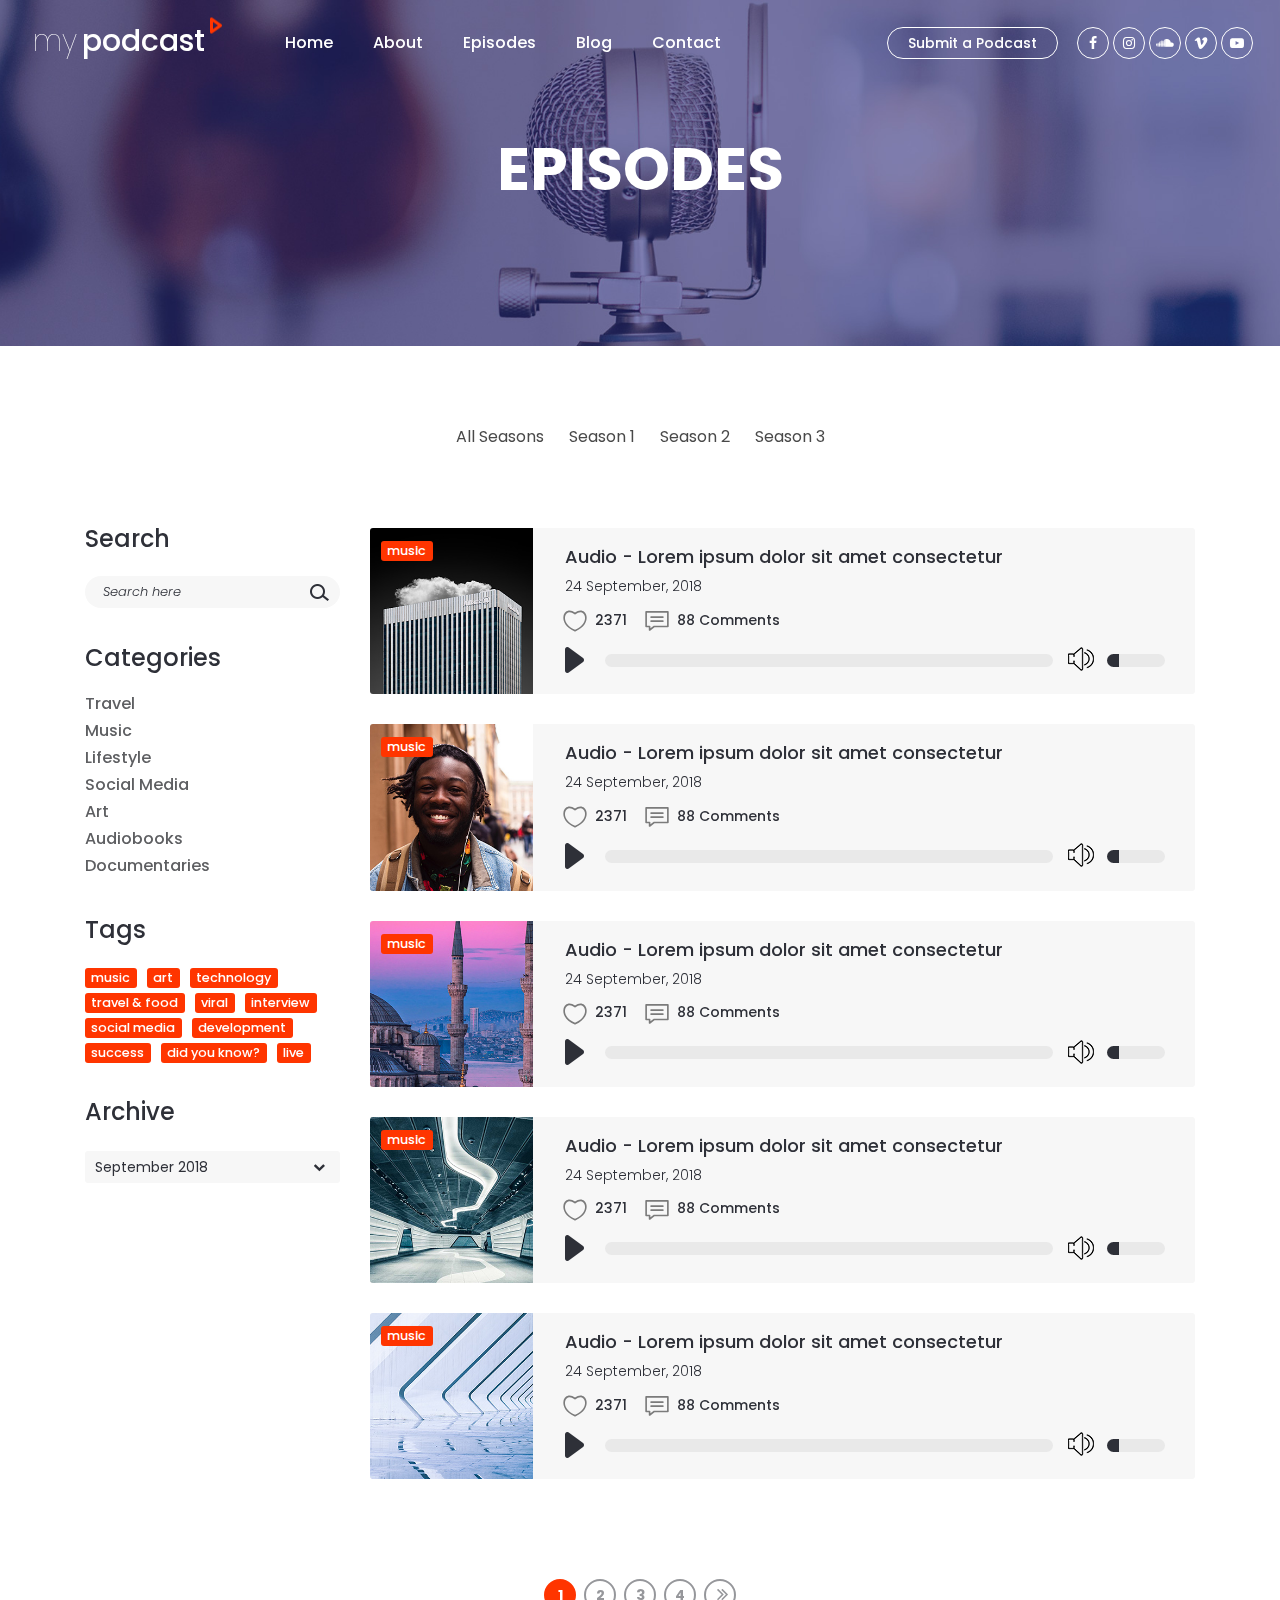
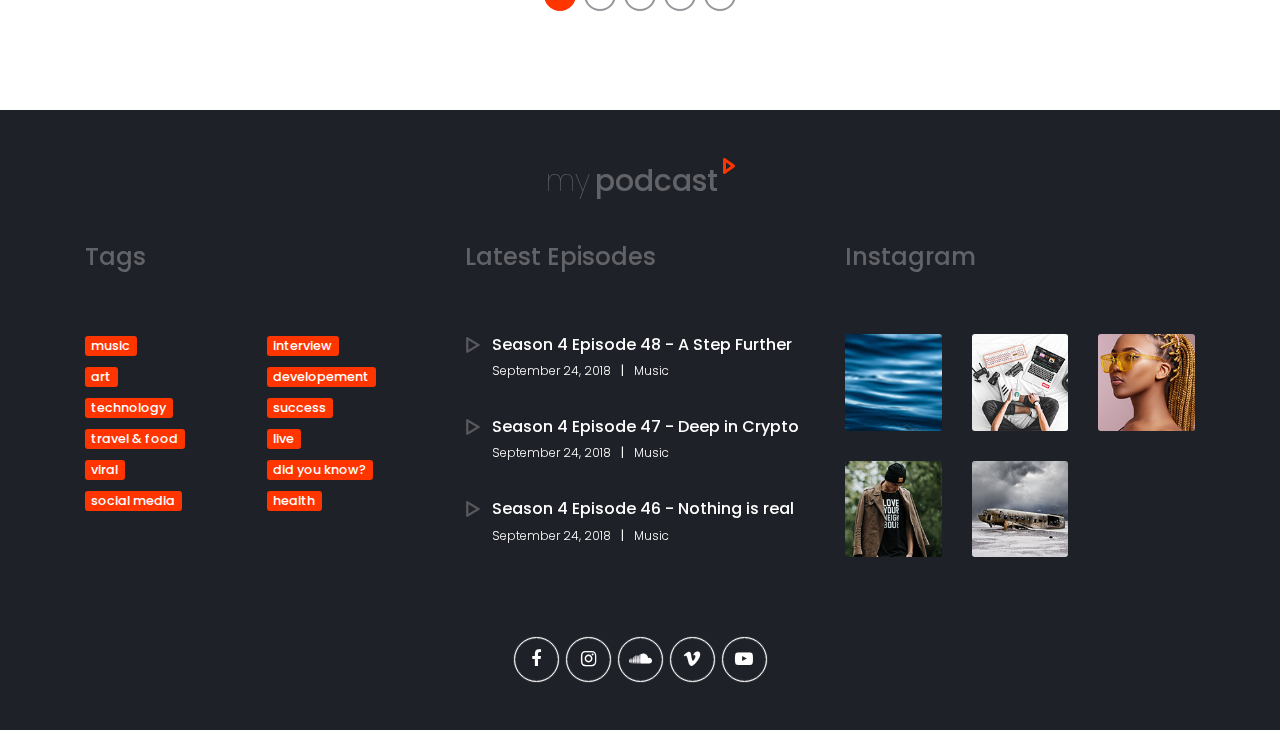
<file: episodes.html>
<!DOCTYPE html>
<html lang="en">
<head>
<title>Episodes</title>
<meta charset="utf-8">
<meta http-equiv="X-UA-Compatible" content="IE=edge">
<meta name="description" content="My Podcast template project">
<meta name="viewport" content="width=device-width, initial-scale=1">
<link rel="stylesheet" type="text/css" href="styles/bootstrap-4.1.2/bootstrap.min.css">
<link href="plugins/font-awesome-4.7.0/css/font-awesome.min.css" rel="stylesheet" type="text/css">
<link href="plugins/colorbox/colorbox.css" rel="stylesheet" type="text/css">
<link rel="stylesheet" type="text/css" href="styles/episodes.css">
<link rel="stylesheet" type="text/css" href="styles/episodes_responsive.css">
</head>
<body>

<div class="super_container">

	<!-- Header -->

	<header class="header trans_400">

		<!-- Logo -->
		<div class="logo">
			<a href="#"><span>my</span>podcast<img src="images/play.png" alt=""></a>
		</div>

		<div class="container">
			<div class="row">
				<div class="col">
					<div class="header_content d-flex flex-row align-items-center justify-content-start trans_400">
						<nav class="main_nav">
							<ul class="d-flex flex-row align-items-start justify-content-start">
								<li><a href="index.html">Home</a></li>
								<li><a href="about.html">About</a></li>
								<li><a href="episodes.html">Episodes</a></li>
								<li><a href="blog.html">Blog</a></li>
								<li><a href="contact.html">Contact</a></li>
							</ul>
						</nav>
					</div>
				</div>
			</div>
		</div>

		<!-- Submit & Social -->
		<div class="header_right d-flex flex-row align-items-start justify-content-start">

			<!-- Submit -->
			<div class="submit"><a href="#">Submit a Podcast</a></div>
			
			<!-- Social -->
			<div class="social">
				<ul class="d-flex flex-row align-items-start justify-content-start">
					<li><a href="#"><i class="fa fa-facebook" aria-hidden="true"></i></a></li>
					<li><a href="#"><i class="fa fa-instagram" aria-hidden="true"></i></a></li>
					<li><a href="#"><i class="fa fa-soundcloud" aria-hidden="true"></i></a></li>
					<li><a href="#"><i class="fa fa-vimeo" aria-hidden="true"></i></a></li>
					<li><a href="#"><i class="fa fa-youtube-play" aria-hidden="true"></i></a></li>
				</ul>
			</div>

			<!-- Hamburger -->
			<div class="hamburger"><i class="fa fa-bars" aria-hidden="true"></i></div>
			
		</div>
	</header>

	<!-- Menu -->

	<div class="menu">
		<div class="menu_content d-flex flex-column align-items-end justify-content-start">
			<ul class="menu_nav_list text-right">
				<li><a href="index.html">Home</a></li>
				<li><a href="about.html">About</a></li>
				<li><a href="episodes.html">Episodes</a></li>
				<li><a href="blog.html">Blog</a></li>
				<li><a href="contact.html">Contact</a></li>
			</ul>
			<div class="menu_extra d-flex flex-column align-items-end justify-content-start">
				<div class="menu_submit"><a href="#">Submit your podcast</a></div>
				<div class="social">
					<ul class="d-flex flex-row align-items-start justify-content-start">
						<li><a href="#"><i class="fa fa-facebook" aria-hidden="true"></i></a></li>
						<li><a href="#"><i class="fa fa-instagram" aria-hidden="true"></i></a></li>
						<li><a href="#"><i class="fa fa-soundcloud" aria-hidden="true"></i></a></li>
						<li><a href="#"><i class="fa fa-vimeo" aria-hidden="true"></i></a></li>
						<li><a href="#"><i class="fa fa-youtube-play" aria-hidden="true"></i></a></li>
					</ul>
				</div>
			</div>
		</div>
	</div>

	<!-- Home -->

	<div class="home">
		<div class="parallax_background parallax-window" data-parallax="scroll" data-image-src="images/about.jpg" data-speed="0.8"></div>
		<div class="home_container d-flex flex-column align-items-center justify-content-center">
			<div class="home_content">
				<div class="home_title"><h1>episodes</h1></div>
			</div>
		</div>
	</div>

	<!-- Episodes -->

	<div class="episodes">
		<div class="container">
			<div class="row">
				<div class="col">
					<div class="season_links">
						<ul class="d-flex flex-row align-items-start justify-content-center flex-wrap">
							<li class="item_filter_btn" data-filter="*">All Seasons</li>
							<li class="item_filter_btn" data-filter=".s1">Season 1</li>
							<li class="item_filter_btn" data-filter=".s2">Season 2</li>
							<li class="item_filter_btn" data-filter=".s3">Season 3</li>
						</ul>
					</div>
				</div>
			</div>
			<div class="row episodes_row">
				
				<!-- Sidebar -->
				<div class="col-lg-3">
					<div class="sidebar">
						
						<!-- Search -->
						<div class="sidebar_search">
							<div class="sidebar_title">Search</div>
							<form action="#" class="search_form" id="search_form">
								<input type="text" class="search_input" placeholder="Search here" required="required">
								<button class="search_button"><img src="images/search.png" alt=""></button>
							</form>
						</div>

						<!-- Categories -->
						<div class="sidebar_list">
							<div class="sidebar_title">Categories</div>
							<ul>
								<li><a href="#">Travel</a></li>
								<li><a href="#">Music</a></li>
								<li><a href="#">Lifestyle</a></li>
								<li><a href="#">Social Media</a></li>
								<li><a href="#">Art</a></li>
								<li><a href="#">Audiobooks</a></li>
								<li><a href="#">Documentaries</a></li>
							</ul>
						</div>

						<!-- Tags -->
						<div class="sidebar_tags">
							<div class="sidebar_title">Tags</div>
							<div class="tags">
								<ul class="d-flex flex-row align-items-start justify-content-start flex-wrap">
									<li><a href="#">music</a></li>
									<li><a href="#">art</a></li>
									<li><a href="#">technology</a></li>
									<li><a href="#">travel & food</a></li>
									<li><a href="#">viral</a></li>
									<li><a href="#">interview</a></li>
									<li><a href="#">social media</a></li>
									<li><a href="#">development</a></li>
									<li><a href="#">success</a></li>
									<li><a href="#">did you know?</a></li>
									<li><a href="#">live</a></li>
								</ul>
							</div>
						</div>

						<!-- Archive -->
						<div class="sidebar_archive">
							<div class="sidebar_title">Archive</div>
							<div class="dropdown">
								<ul>
									<li class="dropdown_selected d-flex flex-row align-items-center justify-content-start"><span>September 2018</span><i class="fa fa-chevron-down ml-auto" aria-hidden="true"></i>
										<ul>
											<li><a href="#">August 2018</a></li>
											<li><a href="#">July 2018</a></li>
											<li><a href="#">June 2018</a></li>
											<li><a href="#">May 2018</a></li>
										</ul>
									</li>
								</ul>
							</div>
						</div>
					</div>
				</div>

				<!-- Episodes -->
				<div class="col-lg-9 episodes_col">
					<div class="episodes_container">
						
						<!-- Episode -->
						<div class="episode d-flex flex-row align-items-start justify-content-start s1">
							<div>
								<div class="episode_image">
									<img src="images/episode_1.jpg" alt="">
									<div class="tags">
										<ul class="d-flex flex-row align-items-start justify-content-start">
											<li><a href="#">music</a></li>
										</ul>
									</div>
								</div>
							</div>
							<div class="episode_content">
								<div class="episode_name"><a href="episode.html">Audio - Lorem ipsum dolor sit amet consectetur</a></div>
								<div class="episode_date"><a href="#">24 September, 2018</a></div>
								<div class="show_info d-flex flex-row align-items-start justify-content-start">
									<div class="show_fav d-flex flex-row align-items-center justify-content-start">
										<div class="show_fav_icon show_info_icon"><img class="svg" src="images/heart.svg" alt=""></div>
										<div class="show_fav_count">2371</div>
									</div>
									<div class="show_comments">
										<a href="#">
											<div class="d-flex flex-row align-items-center justify-content-start">
												<div class="show_comments_icon show_info_icon"><img class="svg" src="images/speech-bubble.svg" alt=""></div>
												<div class="show_comments_count">88 Comments</div>
											</div>
										</a>	
									</div>
								</div>
								<!-- Player -->
								<div class="single_player_container">
									
									<div class="single_player d-flex flex-row align-items-center justify-content-start">
										<div id="jplayer_1" class="jp-jplayer"></div>
										<div id="jp_container_1" class="jp-audio" role="application" aria-label="media player">
											<div class="jp-type-single">
												<div class="player_controls">
													<div class="jp-gui jp-interface d-flex flex-row align-items-center justify-content-start">
														<div class="jp-controls-holder time_controls d-flex flex-row align-items-center justify-content-between">
															<div>
																<div class="jp-controls-holder play_button ml-auto">
																	<button class="jp-play" tabindex="0"></button>
																</div>
															</div>
															<div>
																<div class="jp-progress">
																	<div class="jp-seek-bar">
																		<div class="jp-play-bar"></div>
																	</div>
																</div>
															</div>
														</div>
														<div class="jp-volume-controls d-flex flex-row align-items-center justify-content-between ml-auto">
															<div class="d-flex flex-row align-items-center justify-content-start">
																<button class="jp-mute" tabindex="0"></button>
															</div>
															<div class="d-flex flex-row align-items-center justify-content-start">
																<div class="jp-volume-bar">
																	<div class="jp-volume-bar-value"></div>
																</div>
															</div>
														</div>
													</div>
												</div>
												<div class="jp-no-solution">
													<span>Update Required</span>
													To play the media you will need to either update your browser to a recent version or update your <a href="http://get.adobe.com/flashplayer/" target="_blank">Flash plugin</a>
												</div>
											</div>
										</div>
									</div>

								</div>
							</div>
						</div>

						<!-- Episode -->
						<div class="episode d-flex flex-row align-items-start justify-content-start s1">
							<div>
								<div class="episode_image">
									<img src="images/episode_2.jpg" alt="">
									<div class="tags">
										<ul class="d-flex flex-row align-items-start justify-content-start">
											<li><a href="#">music</a></li>
										</ul>
									</div>
								</div>
							</div>
							<div class="episode_content">
								<div class="episode_name"><a href="episode.html">Audio - Lorem ipsum dolor sit amet consectetur</a></div>
								<div class="episode_date"><a href="#">24 September, 2018</a></div>
								<div class="show_info d-flex flex-row align-items-start justify-content-start">
									<div class="show_fav d-flex flex-row align-items-center justify-content-start">
										<div class="show_fav_icon show_info_icon"><img class="svg" src="images/heart.svg" alt=""></div>
										<div class="show_fav_count">2371</div>
									</div>
									<div class="show_comments">
										<a href="#">
											<div class="d-flex flex-row align-items-center justify-content-start">
												<div class="show_comments_icon show_info_icon"><img class="svg" src="images/speech-bubble.svg" alt=""></div>
												<div class="show_comments_count">88 Comments</div>
											</div>
										</a>	
									</div>
								</div>
								<!-- Player -->
								<div class="single_player_container">
									
									<div class="single_player d-flex flex-row align-items-center justify-content-start">
										<div id="jplayer_2" class="jp-jplayer"></div>
										<div id="jp_container_2" class="jp-audio" role="application" aria-label="media player">
											<div class="jp-type-single">
												<div class="player_controls">
													<div class="jp-gui jp-interface d-flex flex-row align-items-center justify-content-start">
														<div class="jp-controls-holder time_controls d-flex flex-row align-items-center justify-content-between">
															<div>
																<div class="jp-controls-holder play_button ml-auto">
																	<button class="jp-play" tabindex="0"></button>
																</div>
															</div>
															<div>
																<div class="jp-progress">
																	<div class="jp-seek-bar">
																		<div class="jp-play-bar"></div>
																	</div>
																</div>
															</div>
														</div>
														<div class="jp-volume-controls d-flex flex-row align-items-center justify-content-between ml-auto">
															<div class="d-flex flex-row align-items-center justify-content-start">
																<button class="jp-mute" tabindex="0"></button>
															</div>
															<div class="d-flex flex-row align-items-center justify-content-start">
																<div class="jp-volume-bar">
																	<div class="jp-volume-bar-value"></div>
																</div>
															</div>
														</div>
													</div>
												</div>
												<div class="jp-no-solution">
													<span>Update Required</span>
													To play the media you will need to either update your browser to a recent version or update your <a href="http://get.adobe.com/flashplayer/" target="_blank">Flash plugin</a>
												</div>
											</div>
										</div>
									</div>

								</div>
							</div>
						</div>

						<!-- Episode -->
						<div class="episode d-flex flex-row align-items-start justify-content-start s2">
							<div>
								<div class="episode_image">
									<img src="images/episode_3.jpg" alt="">
									<div class="tags">
										<ul class="d-flex flex-row align-items-start justify-content-start">
											<li><a href="#">music</a></li>
										</ul>
									</div>
								</div>
							</div>
							<div class="episode_content">
								<div class="episode_name"><a href="episode.html">Audio - Lorem ipsum dolor sit amet consectetur</a></div>
								<div class="episode_date"><a href="#">24 September, 2018</a></div>
								<div class="show_info d-flex flex-row align-items-start justify-content-start">
									<div class="show_fav d-flex flex-row align-items-center justify-content-start">
										<div class="show_fav_icon show_info_icon"><img class="svg" src="images/heart.svg" alt=""></div>
										<div class="show_fav_count">2371</div>
									</div>
									<div class="show_comments">
										<a href="#">
											<div class="d-flex flex-row align-items-center justify-content-start">
												<div class="show_comments_icon show_info_icon"><img class="svg" src="images/speech-bubble.svg" alt=""></div>
												<div class="show_comments_count">88 Comments</div>
											</div>
										</a>	
									</div>
								</div>
								<!-- Player -->
								<div class="single_player_container">
									
									<div class="single_player d-flex flex-row align-items-center justify-content-start">
										<div id="jplayer_3" class="jp-jplayer"></div>
										<div id="jp_container_3" class="jp-audio" role="application" aria-label="media player">
											<div class="jp-type-single">
												<div class="player_controls">
													<div class="jp-gui jp-interface d-flex flex-row align-items-center justify-content-start">
														<div class="jp-controls-holder time_controls d-flex flex-row align-items-center justify-content-between">
															<div>
																<div class="jp-controls-holder play_button ml-auto">
																	<button class="jp-play" tabindex="0"></button>
																</div>
															</div>
															<div>
																<div class="jp-progress">
																	<div class="jp-seek-bar">
																		<div class="jp-play-bar"></div>
																	</div>
																</div>
															</div>
														</div>
														<div class="jp-volume-controls d-flex flex-row align-items-center justify-content-between ml-auto">
															<div class="d-flex flex-row align-items-center justify-content-start">
																<button class="jp-mute" tabindex="0"></button>
															</div>
															<div class="d-flex flex-row align-items-center justify-content-start">
																<div class="jp-volume-bar">
																	<div class="jp-volume-bar-value"></div>
																</div>
															</div>
														</div>
													</div>
												</div>
												<div class="jp-no-solution">
													<span>Update Required</span>
													To play the media you will need to either update your browser to a recent version or update your <a href="http://get.adobe.com/flashplayer/" target="_blank">Flash plugin</a>
												</div>
											</div>
										</div>
									</div>

								</div>
							</div>
						</div>
						
						<!-- Episode -->
						<div class="episode d-flex flex-row align-items-start justify-content-start s2">
							<div>
								<div class="episode_image">
									<img src="images/episode_4.jpg" alt="">
									<div class="tags">
										<ul class="d-flex flex-row align-items-start justify-content-start">
											<li><a href="#">music</a></li>
										</ul>
									</div>
								</div>
							</div>
							<div class="episode_content">
								<div class="episode_name"><a href="episode.html">Audio - Lorem ipsum dolor sit amet consectetur</a></div>
								<div class="episode_date"><a href="#">24 September, 2018</a></div>
								<div class="show_info d-flex flex-row align-items-start justify-content-start">
									<div class="show_fav d-flex flex-row align-items-center justify-content-start">
										<div class="show_fav_icon show_info_icon"><img class="svg" src="images/heart.svg" alt=""></div>
										<div class="show_fav_count">2371</div>
									</div>
									<div class="show_comments">
										<a href="#">
											<div class="d-flex flex-row align-items-center justify-content-start">
												<div class="show_comments_icon show_info_icon"><img class="svg" src="images/speech-bubble.svg" alt=""></div>
												<div class="show_comments_count">88 Comments</div>
											</div>
										</a>	
									</div>
								</div>
								<!-- Player -->
								<div class="single_player_container">
									
									<div class="single_player d-flex flex-row align-items-center justify-content-start">
										<div id="jplayer_4" class="jp-jplayer"></div>
										<div id="jp_container_4" class="jp-audio" role="application" aria-label="media player">
											<div class="jp-type-single">
												<div class="player_controls">
													<div class="jp-gui jp-interface d-flex flex-row align-items-center justify-content-start">
														<div class="jp-controls-holder time_controls d-flex flex-row align-items-center justify-content-between">
															<div>
																<div class="jp-controls-holder play_button ml-auto">
																	<button class="jp-play" tabindex="0"></button>
																</div>
															</div>
															<div>
																<div class="jp-progress">
																	<div class="jp-seek-bar">
																		<div class="jp-play-bar"></div>
																	</div>
																</div>
															</div>
														</div>
														<div class="jp-volume-controls d-flex flex-row align-items-center justify-content-between ml-auto">
															<div class="d-flex flex-row align-items-center justify-content-start">
																<button class="jp-mute" tabindex="0"></button>
															</div>
															<div class="d-flex flex-row align-items-center justify-content-start">
																<div class="jp-volume-bar">
																	<div class="jp-volume-bar-value"></div>
																</div>
															</div>
														</div>
													</div>
												</div>
												<div class="jp-no-solution">
													<span>Update Required</span>
													To play the media you will need to either update your browser to a recent version or update your <a href="http://get.adobe.com/flashplayer/" target="_blank">Flash plugin</a>
												</div>
											</div>
										</div>
									</div>

								</div>
							</div>
						</div>

						<!-- Episode -->
						<div class="episode d-flex flex-row align-items-start justify-content-start s3">
							<div>
								<div class="episode_image">
									<img src="images/episode_5.jpg" alt="">
									<div class="tags">
										<ul class="d-flex flex-row align-items-start justify-content-start">
											<li><a href="#">music</a></li>
										</ul>
									</div>
								</div>
							</div>
							<div class="episode_content">
								<div class="episode_name"><a href="episode.html">Audio - Lorem ipsum dolor sit amet consectetur</a></div>
								<div class="episode_date"><a href="#">24 September, 2018</a></div>
								<div class="show_info d-flex flex-row align-items-start justify-content-start">
									<div class="show_fav d-flex flex-row align-items-center justify-content-start">
										<div class="show_fav_icon show_info_icon"><img class="svg" src="images/heart.svg" alt=""></div>
										<div class="show_fav_count">2371</div>
									</div>
									<div class="show_comments">
										<a href="#">
											<div class="d-flex flex-row align-items-center justify-content-start">
												<div class="show_comments_icon show_info_icon"><img class="svg" src="images/speech-bubble.svg" alt=""></div>
												<div class="show_comments_count">88 Comments</div>
											</div>
										</a>	
									</div>
								</div>
								<!-- Player -->
								<div class="single_player_container">
									
									<div class="single_player d-flex flex-row align-items-center justify-content-start">
										<div id="jplayer_5" class="jp-jplayer"></div>
										<div id="jp_container_5" class="jp-audio" role="application" aria-label="media player">
											<div class="jp-type-single">
												<div class="player_controls">
													<div class="jp-gui jp-interface d-flex flex-row align-items-center justify-content-start">
														<div class="jp-controls-holder time_controls d-flex flex-row align-items-center justify-content-between">
															<div>
																<div class="jp-controls-holder play_button ml-auto">
																	<button class="jp-play" tabindex="0"></button>
																</div>
															</div>
															<div>
																<div class="jp-progress">
																	<div class="jp-seek-bar">
																		<div class="jp-play-bar"></div>
																	</div>
																</div>
															</div>
														</div>
														<div class="jp-volume-controls d-flex flex-row align-items-center justify-content-between ml-auto">
															<div class="d-flex flex-row align-items-center justify-content-start">
																<button class="jp-mute" tabindex="0"></button>
															</div>
															<div class="d-flex flex-row align-items-center justify-content-start">
																<div class="jp-volume-bar">
																	<div class="jp-volume-bar-value"></div>
																</div>
															</div>
														</div>
													</div>
												</div>
												<div class="jp-no-solution">
													<span>Update Required</span>
													To play the media you will need to either update your browser to a recent version or update your <a href="http://get.adobe.com/flashplayer/" target="_blank">Flash plugin</a>
												</div>
											</div>
										</div>
									</div>

								</div>
							</div>
						</div>

					</div>
				</div>
			</div>
			<div class="row page_nav_row">
				<div class="col">
					<div class="page_nav d-flex flex-row align-items-center justify-content-center">
						<ul class="d-flex flex-row">
							<li class="active"><a href="#">1</a></li>
							<li><a href="#">2</a></li>
							<li><a href="#">3</a></li>
							<li><a href="#">4</a></li>
							<li><a href="#"><i class="fa fa-angle-double-right" aria-hidden="true"></i></a></li>
						</ul>
					</div>
				</div>
			</div>
		</div>
	</div>

	<!-- Footer -->

	<footer class="footer">
		<div class="container">
			<div class="row footer_logo_row">
				<div class="col d-flex flex-row align-items-center justify-content-center">
					<div class="logo">
						<a href="#"><span>my</span>podcast<img src="images/play.png" alt=""></a>
					</div>
				</div>
			</div>
			<div class="row footer_content_row">
				
				<!-- Tags -->
				<div class="col-lg-4">
					<div class="footer_title">Tags</div>
					<div class="footer_list">
						<div><div><a href="#">music</a></div></div>
						<div><div><a href="#">art</a></div></div>
						<div><div><a href="#">technology</a></div></div>
						<div><div><a href="#">travel & food</a></div></div>
						<div><div><a href="#">viral</a></div></div>
						<div><div><a href="#">social media</a></div></div>
						<div><div><a href="#">interview</a></div></div>
						<div><div><a href="#">developement</a></div></div>
						<div><div><a href="#">success</a></div></div>
						<div><div><a href="#">live</a></div></div>
						<div><div><a href="#">did you know?</a></div></div>
						<div><div><a href="#">health</a></div></div>
					</div>
				</div>

				<!-- Latest Episodes -->
				<div class="col-lg-4">
					<div class="footer_title">Latest Episodes</div>
					<div class="latest_container">
						
						<!-- Latest -->
						<div class="latest">
							<div class="latest_title_container d-flex flex-row align-items-start justify-content-start">
								<a href="episode.html">
									<div class="d-flex flex-row align-items-start justify-content-start">
										<div class="latest_play">
											<svg xmlns="http://www.w3.org/2000/svg" xmlns:xlink="http://www.w3.org/1999/xlink" version="1.1" id="Capa_1" x="0px" y="0px" width="512px" height="512px" viewBox="0 0 714 714" style="enable-background:new 0 0 714 714;" xml:space="preserve">
												<g id="Play">
													<path d="M641.045,318.521L102,0C73.822,0,51,22.822,51,51v612c0,28.178,22.822,51,51,51l539.045-318.521      C654.661,387.422,663,372.81,663,357C663,341.19,654.661,326.579,641.045,318.521z M153,565.386V148.614L505.665,357      L153,565.386z" fill="#FFFFFF"/>
												</g>
											</svg>
										</div>
										<div class="latest_title_content">
											<div class="latest_title">Season 4 Episode 48 - A Step Further</div>
										</div>
									</div>
								</a>
							</div>
							<div class="latest_episode_info">
								<ul class="d-flex flex-row align-items-start justify-content-start">
									<li><a href="#">September 24, 2018</a></li>
									<li><a href="#">Music</a></li>
								</ul>
							</div>
						</div>

						<!-- Latest -->
						<div class="latest">
							<div class="latest_title_container d-flex flex-row align-items-start justify-content-start">
								<a href="episode.html">
									<div class="d-flex flex-row align-items-start justify-content-start">
										<div class="latest_play">
											<svg xmlns="http://www.w3.org/2000/svg" xmlns:xlink="http://www.w3.org/1999/xlink" version="1.1" id="Capa_1" x="0px" y="0px" width="512px" height="512px" viewBox="0 0 714 714" style="enable-background:new 0 0 714 714;" xml:space="preserve">
												<g id="Play">
													<path d="M641.045,318.521L102,0C73.822,0,51,22.822,51,51v612c0,28.178,22.822,51,51,51l539.045-318.521      C654.661,387.422,663,372.81,663,357C663,341.19,654.661,326.579,641.045,318.521z M153,565.386V148.614L505.665,357      L153,565.386z" fill="#FFFFFF"/>
												</g>
											</svg>
										</div>
										<div class="latest_title_content">
											<div class="latest_title">Season 4 Episode 47 - Deep in Crypto</div>
										</div>
									</div>
								</a>
							</div>
							<div class="latest_episode_info">
								<ul class="d-flex flex-row align-items-start justify-content-start">
									<li><a href="#">September 24, 2018</a></li>
									<li><a href="#">Music</a></li>
								</ul>
							</div>
						</div>

						<!-- Latest -->
						<div class="latest">
							<div class="latest_title_container d-flex flex-row align-items-start justify-content-start">
								<a href="episode.html">
									<div class="d-flex flex-row align-items-start justify-content-start">
										<div class="latest_play">
											<svg xmlns="http://www.w3.org/2000/svg" xmlns:xlink="http://www.w3.org/1999/xlink" version="1.1" id="Capa_1" x="0px" y="0px" width="512px" height="512px" viewBox="0 0 714 714" style="enable-background:new 0 0 714 714;" xml:space="preserve">
												<g id="Play">
													<path d="M641.045,318.521L102,0C73.822,0,51,22.822,51,51v612c0,28.178,22.822,51,51,51l539.045-318.521      C654.661,387.422,663,372.81,663,357C663,341.19,654.661,326.579,641.045,318.521z M153,565.386V148.614L505.665,357      L153,565.386z" fill="#FFFFFF"/>
												</g>
											</svg>
										</div>
										<div class="latest_title_content">
											<div class="latest_title">Season 4 Episode 46 - Nothing is real</div>
										</div>
									</div>
								</a>
							</div>
							<div class="latest_episode_info">
								<ul class="d-flex flex-row align-items-start justify-content-start">
									<li><a href="#">September 24, 2018</a></li>
									<li><a href="#">Music</a></li>
								</ul>
							</div>
						</div>

					</div>
				</div>

				<!-- Gallery -->
				<div class="col-lg-4">
					<div class="footer_title">Instagram</div>
					<div class="gallery d-flex flex-row align-items-start justify-content-start flex-wrap">
						
						<!-- Gallery Item -->
						<div class="gallery_item">
							<a class="colorbox" href="images/gallery_1_large.jpg"><img src="images/gallery_1.jpg" alt=""></a>
						</div>

						<!-- Gallery Item -->
						<div class="gallery_item">
							<a class="colorbox" href="images/gallery_2_large.jpg"><img src="images/gallery_2.jpg" alt=""></a>
						</div>

						<!-- Gallery Item -->
						<div class="gallery_item">
							<a class="colorbox" href="images/gallery_3_large.jpg"><img src="images/gallery_3.jpg" alt=""></a>
						</div>

						<!-- Gallery Item -->
						<div class="gallery_item">
							<a class="colorbox" href="images/gallery_4_large.jpg"><img src="images/gallery_4.jpg" alt=""></a>
						</div>

						<!-- Gallery Item -->
						<div class="gallery_item">
							<a class="colorbox" href="images/gallery_5_large.jpg"><img src="images/gallery_5.jpg" alt=""></a>
						</div>

					</div>
				</div>
			</div>
			<div class="row footer_social_row">
				<div class="col">
					<div class="footer_social">
						<ul class="d-flex flex-row align-items-center justify-content-center">
							<li><a href="#"><i class="fa fa-facebook" aria-hidden="true"></i></a></li>
							<li><a href="#"><i class="fa fa-instagram" aria-hidden="true"></i></a></li>
							<li><a href="#"><i class="fa fa-soundcloud" aria-hidden="true"></i></a></li>
							<li><a href="#"><i class="fa fa-vimeo" aria-hidden="true"></i></a></li>
							<li><a href="#"><i class="fa fa-youtube-play" aria-hidden="true"></i></a></li>
						</ul>
					</div>
				</div>
			</div>
		</div>
	</footer>
</div>

<script src="js/jquery-3.3.1.min.js"></script>
<script src="styles/bootstrap-4.1.2/popper.js"></script>
<script src="styles/bootstrap-4.1.2/bootstrap.min.js"></script>
<script src="plugins/greensock/TweenMax.min.js"></script>
<script src="plugins/greensock/TimelineMax.min.js"></script>
<script src="plugins/scrollmagic/ScrollMagic.min.js"></script>
<script src="plugins/greensock/animation.gsap.min.js"></script>
<script src="plugins/greensock/ScrollToPlugin.min.js"></script>
<script src="plugins/colorbox/jquery.colorbox-min.js"></script>
<script src="plugins/jPlayer/jquery.jplayer.min.js"></script>
<script src="plugins/jPlayer/jplayer.playlist.min.js"></script>
<script src="plugins/easing/easing.js"></script>
<script src="plugins/progressbar/progressbar.min.js"></script>
<script src="plugins/Isotope/isotope.pkgd.min.js"></script>
<script src="plugins/parallax-js-master/parallax.min.js"></script>
<script src="js/episodes.js"></script>
</body>
</html>
</file>
<file: plugins/colorbox/colorbox.css>
/*
    Colorbox Core Style:
    The following CSS is consistent between example themes and should not be altered.
*/
#colorbox, #cboxOverlay, #cboxWrapper{position:absolute; top:0; left:0; z-index:9999; overflow:hidden; -webkit-transform: translate3d(0,0,0);}
#cboxWrapper {max-width:none;}
#cboxOverlay{position:fixed; width:100%; height:100%;}
#cboxMiddleLeft, #cboxBottomLeft{clear:left;}
#cboxContent{position:relative;}
#cboxLoadedContent{overflow:auto; -webkit-overflow-scrolling: touch;}
#cboxTitle{margin:0;}
#cboxLoadingOverlay, #cboxLoadingGraphic{position:absolute; top:0; left:0; width:100%; height:100%;}
#cboxPrevious, #cboxNext, #cboxClose, #cboxSlideshow{cursor:pointer;}
.cboxPhoto{float:left; margin:auto; border:0; display:block; max-width:none; -ms-interpolation-mode:bicubic;}
.cboxIframe{width:100%; height:100%; display:block; border:0; padding:0; margin:0;}
#colorbox, #cboxContent, #cboxLoadedContent{box-sizing:content-box; -moz-box-sizing:content-box; -webkit-box-sizing:content-box;}

/* 
    User Style:
    Change the following styles to modify the appearance of Colorbox.  They are
    ordered & tabbed in a way that represents the nesting of the generated HTML.
*/
#cboxOverlay
{
    /*background:url(images/overlay.png) repeat 0 0;*/
    background: rgba(0,0,0,0.95);
    opacity: 0.9; filter: alpha(opacity = 90);
}
#colorbox{outline:0;}
    #cboxTopLeft{width:21px; height:21px; background:url(images/controls.png) no-repeat -101px 0;}
    #cboxTopRight{width:21px; height:21px; background:url(images/controls.png) no-repeat -130px 0;}
    #cboxBottomLeft{width:21px; height:21px; background:url(images/controls.png) no-repeat -101px -29px;}
    #cboxBottomRight{width:21px; height:21px; background:url(images/controls.png) no-repeat -130px -29px;}
    #cboxMiddleLeft{width:21px; background:url(images/controls.png) left top repeat-y;}
    #cboxMiddleRight{width:21px; background:url(images/controls.png) right top repeat-y;}
    #cboxTopCenter{height:21px; background:url(images/border.png) 0 0 repeat-x;}
    #cboxBottomCenter{height:21px; background:url(images/border.png) 0 -29px repeat-x;}
    #cboxContent{background:#fff; overflow:hidden;}
        .cboxIframe{background:#fff;}
        #cboxError{padding:50px; border:1px solid #ccc;}
        #cboxLoadedContent{margin-bottom:28px;}
        #cboxTitle{position:absolute; bottom:4px; left:0; text-align:center; width:100%; color:#949494;}
        #cboxCurrent{position:absolute; bottom:4px; left:58px; color:#949494;}
        #cboxLoadingOverlay{background:url(images/loading_background.png) no-repeat center center;}
        #cboxLoadingGraphic{background:url(images/loading.gif) no-repeat center center;}

        /* these elements are buttons, and may need to have additional styles reset to avoid unwanted base styles */
        #cboxPrevious, #cboxNext, #cboxSlideshow, #cboxClose {border:0; padding:0; margin:0; overflow:visible; width:auto; background:none; }
        
        /* avoid outlines on :active (mouseclick), but preserve outlines on :focus (tabbed navigating) */
        #cboxPrevious:active, #cboxNext:active, #cboxSlideshow:active, #cboxClose:active {outline:0;}

        #cboxSlideshow{position:absolute; bottom:4px; right:30px; color:#0092ef;}
        #cboxPrevious{position:absolute; bottom:0; left:0; background:url(images/controls.png) no-repeat -75px 0; width:25px; height:25px; text-indent:-9999px;}
        #cboxPrevious:hover{background-position:-75px -25px;}
        #cboxNext{position:absolute; bottom:0; left:27px; background:url(images/controls.png) no-repeat -50px 0; width:25px; height:25px; text-indent:-9999px;}
        #cboxNext:hover{background-position:-50px -25px;}
        #cboxClose{position:absolute; bottom:0; right:0; background:url(images/controls.png) no-repeat -25px 0; width:25px; height:25px; text-indent:-9999px;}
        #cboxClose:hover{background-position:-25px -25px;}

/*
  The following fixes a problem where IE7 and IE8 replace a PNG's alpha transparency with a black fill
  when an alpha filter (opacity change) is set on the element or ancestor element.  This style is not applied to or needed in IE9.
  See: http://jacklmoore.com/notes/ie-transparency-problems/
*/
.cboxIE #cboxTopLeft,
.cboxIE #cboxTopCenter,
.cboxIE #cboxTopRight,
.cboxIE #cboxBottomLeft,
.cboxIE #cboxBottomCenter,
.cboxIE #cboxBottomRight,
.cboxIE #cboxMiddleLeft,
.cboxIE #cboxMiddleRight {
    filter: progid:DXImageTransform.Microsoft.gradient(startColorstr=#00FFFFFF,endColorstr=#00FFFFFF);
}
</file>
<file: styles/main_styles.css>
@charset "utf-8";
/* CSS Document */

/******************************

[Table of Contents]

1. Fonts
2. Body and some general stuff
3. Header
4. Menu
5. Home
6. Shows
7. Weekly
8. Shows 2
9. Footer


******************************/

/***********
1. Fonts
***********/

@import url('https://fonts.googleapis.com/css?family=Open+Sans:300,400,600,700,800|Poppins:100,300,400,500,600,700,800,900');

/*********************************
2. Body and some general stuff
*********************************/

*
{
	margin: 0;
	padding: 0;
	-webkit-font-smoothing: antialiased;
	-webkit-text-shadow: rgba(0,0,0,.01) 0 0 1px;
	text-shadow: rgba(0,0,0,.01) 0 0 1px;
}
body
{
	font-family: 'Poppins', sans-serif;
	font-size: 14px;
	font-weight: 400;
	background: #FFFFFF;
	color: #a5a5a5;
}
div
{
	display: block;
	position: relative;
	-webkit-box-sizing: border-box;
    -moz-box-sizing: border-box;
    box-sizing: border-box;
}
ul
{
	list-style: none;
	margin-bottom: 0px;
}
p
{
	font-family: 'Poppins', sans-serif;
	font-size: 16px;
	line-height: 1.875;
	font-weight: 300;
	color: #929191;
	-webkit-font-smoothing: antialiased;
	-webkit-text-shadow: rgba(0,0,0,.01) 0 0 1px;
	text-shadow: rgba(0,0,0,.01) 0 0 1px;
}
p a
{
	display: inline;
	position: relative;
	color: inherit;
	border-bottom: solid 1px #ffa07f;
	-webkit-transition: all 200ms ease;
	-moz-transition: all 200ms ease;
	-ms-transition: all 200ms ease;
	-o-transition: all 200ms ease;
	transition: all 200ms ease;
}
p:last-of-type
{
	margin-bottom: 0;
}
a
{
	-webkit-transition: all 200ms ease;
	-moz-transition: all 200ms ease;
	-ms-transition: all 200ms ease;
	-o-transition: all 200ms ease;
	transition: all 200ms ease;
}
a, a:hover, a:visited, a:active, a:link
{
	text-decoration: none;
	-webkit-font-smoothing: antialiased;
	-webkit-text-shadow: rgba(0,0,0,.01) 0 0 1px;
	text-shadow: rgba(0,0,0,.01) 0 0 1px;
}
p a:active
{
	position: relative;
	color: #FF6347;
}
p a:hover
{
	color: #FFFFFF;
	background: #ffa07f;
}
p a:hover::after
{
	opacity: 0.2;
}
::selection
{
	background: #ff3500;
	color: #FFFFFF;
}
p::selection
{
	
}
h1{font-size: 48px;}
h2{font-size: 36px;}
h3{font-size: 24px;}
h4{font-size: 18px;}
h5{font-size: 14px;}
h1, h2, h3, h4, h5, h6
{
	font-family: 'Poppins', sans-serif;
	-webkit-font-smoothing: antialiased;
	-webkit-text-shadow: rgba(0,0,0,.01) 0 0 1px;
	text-shadow: rgba(0,0,0,.01) 0 0 1px;
	line-height: 1.2;
}
h1::selection, 
h2::selection, 
h3::selection, 
h4::selection, 
h5::selection, 
h6::selection
{
	
}
img
{
	max-width: 100%;
}
button:active
{
	outline: none;
}
.form-control
{
	color: #db5246;
}
section
{
	display: block;
	position: relative;
	box-sizing: border-box;
}
.clear
{
	clear: both;
}
.clearfix::before, .clearfix::after
{
	content: "";
	display: table;
}
.clearfix::after
{
	clear: both;
}
.clearfix
{
	zoom: 1;
}
.float_left
{
	float: left;
}
.float_right
{
	float: right;
}
.trans_200
{
	-webkit-transition: all 200ms ease;
	-moz-transition: all 200ms ease;
	-ms-transition: all 200ms ease;
	-o-transition: all 200ms ease;
	transition: all 200ms ease;
}
.trans_300
{
	-webkit-transition: all 300ms ease;
	-moz-transition: all 300ms ease;
	-ms-transition: all 300ms ease;
	-o-transition: all 300ms ease;
	transition: all 300ms ease;
}
.trans_400
{
	-webkit-transition: all 400ms ease;
	-moz-transition: all 400ms ease;
	-ms-transition: all 400ms ease;
	-o-transition: all 400ms ease;
	transition: all 400ms ease;
}
.trans_500
{
	-webkit-transition: all 500ms ease;
	-moz-transition: all 500ms ease;
	-ms-transition: all 500ms ease;
	-o-transition: all 500ms ease;
	transition: all 500ms ease;
}
.fill_height
{
	height: 100%;
}
.super_container
{
	width: 100%;
	overflow: hidden;
}
.prlx_parent
{
	overflow: hidden;
}
.prlx
{
	height: 130% !important;
}
.parallax-window
{
    min-height: 400px;
    background: transparent;
}
.parallax_background
{
	position: absolute;
	top: 0;
	left: 0;
	width: 100%;
	height: 100%;
}
.background_image
{
	position: absolute;
	top: 0;
	left: 0;
	width: 100%;
	height: 100%;
	background-repeat: no-repeat;
	background-size: cover;
	background-position: center center;
}
.nopadding
{
	padding: 0px !important;
}
.owl-carousel,
.owl-carousel .owl-stage-outer,
.owl-carousel .owl-stage,
.owl-carousel .owl-item
{
	height: 100%;
}
.slide
{
	height: 100%;
}
.button_border
{
	display: inline-block;
	height: 42px;
	border: solid 1px #FFFFFF;
	border-radius: 21px;
	background: transparent;
}
.button_border a
{
	display: block;
	position: relative;
	height: 100%;
	padding-left: 28px;
	padding-right: 31px;
	font-size: 14px;
	font-weight: 500;
	color: #FFFFFF;
	line-height: 40px;
	border-radius: 21px;
}
.button_border:hover
{
	background: #FFFFFF;
}
.button_border:hover a
{
	color: #ff3500;
}
.button_fill
{
	display: inline-block;
	height: 42px;
	background: #ff3500;
	border-radius: 21px;
	-webkit-transition: all 200ms ease;
	-moz-transition: all 200ms ease;
	-ms-transition: all 200ms ease;
	-o-transition: all 200ms ease;
	transition: all 200ms ease;
}
.button_fill:hover
{
	background: #2e3038;
	box-shadow: 0px 10px 55px rgba(0,0,0,0.55);
}
.button_fill a
{
	display: block;
	width: 100%;
	height: 100%;
	padding-left: 25px;
	padding-right: 25px;
	line-height: 42px;
	font-size: 14px;
	font-weight: 500;
	color: #FFFFFF;
	text-transform: uppercase;
}

/*********************************
3. Header
*********************************/

.header
{
	position: fixed;
	top: 0;
	left: 0;
	width: 100%;
	background: transparent;
	z-index: 100;
}
.header.scrolled
{
	background: rgba(0,0,0,0.63);
}
.header_content
{
	width: 100%;
	height: 86px;
}
.header.scrolled .header_content
{
	height: 70px;
}
.logo
{
	position: absolute;
	top: 50%;
	-webkit-transform: translateY(-50%);
	-moz-transform: translateY(-50%);
	-ms-transform: translateY(-50%);
	-o-transform: translateY(-50%);
	transform: translateY(-50%);
	left: 33px;
	height: 51px;
	z-index: 1;
}
.logo a
{
	display: block;
	width: 100%;
	height: 100%;
	font-size: 30px;
	font-weight: 500;
	color: #FFFFFF;
}
.logo a span
{
	font-weight: 100;
	margin-right: 5px;
}
.logo a img
{
	vertical-align: top;
	margin-left: 5px;
}
.main_nav ul li:not(:last-of-type)
{
	margin-right: 40px;
}
.main_nav ul li a
{
	font-size: 16px;
	font-weight: 500;
	color: #FFFFFF;
}
.main_nav ul li a:hover
{
	color: #ff3000;
}
.header_right
{
	position: absolute;
	top: 50%;
	-webkit-transform: translateY(-50%);
	-moz-transform: translateY(-50%);
	-ms-transform: translateY(-50%);
	-o-transform: translateY(-50%);
	transform: translateY(-50%);
	right: 27px;
}
.social ul li:not(:first-child)
{
	margin-left: 4px;
}
.social ul li
{
	width: 32px;
	height: 32px;
	border-radius: 50%;
	border: solid 1px #FFFFFF;
	-webkit-transition: all 200ms ease;
	-moz-transition: all 200ms ease;
	-ms-transition: all 200ms ease;
	-o-transition: all 200ms ease;
	transition: all 200ms ease;
}
.social ul li:hover
{
	border-color: #ff3000;
}
.social ul li a
{
	display: block;
	width: 100%;
	height: 100%;
	text-align: center;
}
.social ul li a i
{
	font-size: 14px;
	color: #FFFFFF;
	line-height: 30px;
	-webkit-transition: all 200ms ease;
	-moz-transition: all 200ms ease;
	-ms-transition: all 200ms ease;
	-o-transition: all 200ms ease;
	transition: all 200ms ease;
}
.social ul li:hover a i
{
	color: #ff3000;
}
.submit
{
	height: 32px;
	border: solid 1px #FFFFFF;
	border-radius: 16px;
	margin-right: 19px;
	-webkit-transition: all 200ms ease;
	-moz-transition: all 200ms ease;
	-ms-transition: all 200ms ease;
	-o-transition: all 200ms ease;
	transition: all 200ms ease;
}
.submit a
{
	display: block;
	height: 100%;
	line-height: 30px;
	font-size: 14px;
	font-weight: 500;
	color: #FFFFFF;
	padding-left: 20px;
	padding-right: 20px;
}
.submit:hover
{
	border-color: #ff3000;
}
.submit:hover a
{
	color: #ff3000;
}
.hamburger
{
	display: none;
	margin-left: 20px;
	cursor: pointer;
}
.hamburger i
{
	font-size: 28px;
	color: #FFFFFF;
}

/*********************************
4. Menu
*********************************/

.menu
{
	position: fixed;
	left: 0;
	top: -100vh;
	width: 100vw;
	height: 100vh;
	padding-right: 70px;
	padding-top: 200px;
	background: #1f2128;
	z-index: 99;
	-webkit-transition: all 800ms cubic-bezier(.88,.31,.65,.91);
	-moz-transition: all 800ms cubic-bezier(.88,.31,.65,.91);
	-ms-transition: all 800ms cubic-bezier(.88,.31,.65,.91);
	-o-transition: all 800ms cubic-bezier(.88,.31,.65,.91);
	transition: all 800ms cubic-bezier(.88,.31,.65,.91);
}
.menu.active
{
	top: 0;
}
.menu_content
{
	width: 100%;
	height: 100%;
}
.menu_nav_list li
{
	-webkit-transform: translateY(-50px);
	-moz-transform: translateY(-50px);
	-ms-transform: translateY(-50px);
	-o-transform: translateY(-50px);
	transform: translateY(-50px);
	visibility: hidden;
	opacity: 0;
	-webkit-transition: all 800ms ease;
	-moz-transition: all 800ms ease;
	-ms-transition: all 800ms ease;
	-o-transition: all 800ms ease;
	transition: all 800ms ease;
}
.menu_nav_list li:first-child
{
	transition-delay: 400ms;
}
.menu_nav_list li:nth-child(2)
{
	transition-delay: 500ms;
}
.menu_nav_list li:nth-child(3)
{
	transition-delay: 600ms;
}
.menu_nav_list li:nth-child(4)
{
	transition-delay: 700ms;
}
.menu_nav_list li:nth-child(5)
{
	transition-delay: 800ms;
}
.menu_nav_list li:nth-child(6)
{
	transition-delay: 900ms;
}
.menu_nav_list li:nth-child(7)
{
	transition-delay: 1000ms;
}
.menu_nav_list li:nth-child(8)
{
	transition-delay: 1100ms;
}
.menu_nav_list li:nth-child(9)
{
	transition-delay: 1200ms;
}
.menu.active .menu_nav_list li
{
	-webkit-transform: translateY(0px);
	-moz-transform: translateY(0px);
	-ms-transform: translateY(0px);
	-o-transform: translateY(0px);
	transform: translateY(0px);
	visibility: visible;
	opacity: 1;
}
.menu_nav_list li a
{
	position: relative;
	font-size: 40px;
	color: #FFFFFF;
	font-weight: 400;
	line-height: 1.3;
	-webkit-transition: all 400ms ease;
	-moz-transition: all 400ms ease;
	-ms-transition: all 400ms ease;
	-o-transition: all 400ms ease;
	transition: all 400ms ease;
}
.menu_nav_list li a:hover
{
	color: #ff3500;
}
.menu_extra
{
	position: absolute;
	left: 0;
	bottom: 15px;
	width: 100%;
}
.menu_submit
{
	display: none;
	margin-bottom: 20px;
}
.menu_submit a
{
	white-space: nowrap;
	line-height: 1.1;
	font-size: 12px;
	font-weight: 400;
	color: #FFFFFF;
	-webkit-transition: all 200ms ease;
	-moz-transition: all 200ms ease;
	-ms-transition: all 200ms ease;
	-o-transition: all 200ms ease;
	transition: all 200ms ease;
}
.menu_submit a:hover
{
	color: #ff3500;
}
.menu .social
{
	display: none;
}
.menu .social ul li:not(:first-child)
{
	margin-left: 8px;
}

/*********************************
5. Home
*********************************/

.home
{
	height: 830px;
}
.home_container
{
	position: absolute;
	top: 34.5%;
	left: 0;
	width: 100%;
}
.tags ul li
{
	display: inline-block;
	height: 20px;
	background: #ff3500;
	border-radius: 3px;
	margin-bottom: 5px;
	-webkit-transition: all 200ms ease;
	-moz-transition: all 200ms ease;
	-ms-transition: all 200ms ease;
	-o-transition: all 200ms ease;
	transition: all 200ms ease;
}
.tags ul li:hover
{
	background: #2e3038;
}
.tags ul li:not(:last-of-type)
{
	margin-right: 10px;
}
.tags ul li a
{
	display: block;
	position: relative;
	width: 100%;
	height: 100%;
	font-size: 12.73px;
	line-height: 20px;
	color: #FFFFFF;
	font-weight: 500;
	padding-left: 6px;
	padding-right: 7px;
}
.home_title
{
	margin-top: 12px;
}
.home_title h1
{
	font-size: 36px;
	color: #FFFFFF;
	font-weight: 500;
}
.home_subtitle
{
	font-size: 18px;
	font-weight: 300;
	color: #FFFFFF;
	line-height: 1.5;
	margin-top: 14px;
}
.track
{
	max-height: 166px;
}
.track_home
{
	margin-top: 28px;
}
.home_button
{
	margin-top: 30px;
}
.track_info
{
	margin-top: 19px;
}
.track_info ul li a,
.track_info ul li
{
	font-size: 12px;
	color: #FFFFFF;
	font-weight: 300;
	line-height: 1.1;
}
.track_info ul li a:hover
{
	color: #ff3500;
}
.track_info ul li:not(:last-of-type)::after
{
	display: inline-block;
	content: '|';
	margin-left: 12px;
	margin-right: 12px;
}

/*********************************
6. Shows
*********************************/

.shows
{
	background: #FFFFFF;
	padding-top: 93px;
	padding-bottom: 99px;
}
.shows_row > div[class^='col']
{
	margin-bottom: 50px;
}
.show
{
	border-radius: 3px;
	overflow: hidden;
	background: #f6f6f6;
}
.show_image a
{
	display: block;
	width: 100%;
	height: 100%;
}
.show_content
{
	padding-top: 20px;
	padding-left: 31px;
	padding-bottom: 22px;
	padding-right: 30px;
}
.show_tags
{
	position: absolute;
	top: 24px;
	left: 24px;
}
.show_date a
{
	font-size: 14px;
	font-weight: 300;
	color: #2e3038;
}
.show_title
{
	margin-top: 11px;
}
.show_title a
{
	font-size: 18px;
	font-weight: 500;
	color: #2e3038;
	line-height: 1.5;
}
.show_title a:hover,
.show_date a:hover
{
	color: #ff3500;
}
.show_info
{
	margin-top: 23px;
}
.show_fav
{
	margin-left: -3px;
}
.show_fav_icon
{
	width: 26px;
	height: 26px;
	cursor: pointer;
}
.show_comments
{
	margin-left: 17px;
}
.show_comments a
{
	display: block;
}
.show_comments_icon
{
	width: 26px;
	height: 26px;
	cursor: pointer;
}
.show_info_icon svg
{
	max-width: 100%;
	max-height: 100%;
}
.svg path, .svg rect, .svg polygon
{
    fill: #7b7b7b;
    -webkit-transition: all 200ms ease;
    -moz-transition: all 200ms ease;
    -ms-transition: all 200ms ease;
    -o-transition: all 200ms ease;
    transition: all 200ms ease;
}
.show_fav_icon.active .svg path,
.show_fav_icon:hover .svg path,
.show_comments:hover .svg path
{
	fill: #ff3500;
}
.show_fav_count,
.show_comments_count
{
	font-size: 14px;
	font-weight: 500;
	color: #2e3038;
	margin-left: 7px;
	margin-bottom: 2px;
}
.show_comments:hover .show_comments_count
{
	color: #ff3500;
}
.show_play_icon
{
	position: absolute;
	top: 50%;
	left: 50%;
	-webkit-transform: translate(-50%, -50%) scale(0.85);
	-moz-transform: translate(-50%, -50%) scale(0.85);
	-ms-transform: translate(-50%, -50%) scale(0.85);
	-o-transform: translate(-50%, -50%) scale(0.85);
	transform: translate(-50%, -50%) scale(0.85);
	width: 50px;
	height: 50px;
	pointer-events: none;
	-webkit-transition: all 400ms ease;
	-moz-transition: all 400ms ease;
	-ms-transition: all 400ms ease;
	-o-transition: all 400ms ease;
	transition: all 400ms ease;
}
.show_image:hover .show_play_icon
{
	-webkit-transform: translate(-50%, -50%) scale(1);
	-moz-transform: translate(-50%, -50%) scale(1);
	-ms-transform: translate(-50%, -50%) scale(1);
	-o-transform: translate(-50%, -50%) scale(1);
	transform: translate(-50%, -50%) scale(1);
}

/*********************************
7. Weekly
*********************************/

.weekly
{
	padding-top: 106px;
	padding-bottom: 107px;
}
.weekly_content
{
	width: 100%;
	height: 100%;
}
.weekly_image
{
	border-radius: 3px;
	overflow: hidden;
}
.weekly_title
{
	max-width: 290px;
}
.weekly_title h1
{
	font-size: 48px;
	font-weight: 500;
	color: #FFFFFF;
}
.weekly_text
{
	margin-top: 20px;
}
.weekly_text p
{
	font-size: 16px;
	font-weight: 300;
	color: #FFFFFF;
	line-height: 1.875;
}
.shops
{
	margin-top: 40px;
}
.shops > div:not(:last-child)
{
	margin-right: 10px;
	margin-bottom: 8px;
}
.weekly_image .logo
{
	height: 75px;
	left: 50%;
	-webkit-transform: translate(-50%, -50%);
	-moz-transform: translate(-50%, -50%);
	-ms-transform: translate(-50%, -50%);
	-o-transform: translate(-50%, -50%);
	transform: translate(-50%, -50%);
}
.weekly_image .logo a
{
	font-size: 44.6px;
	line-height: 75px;
}
.weekly_image .logo a > div
{
	width: 24px;
	height: 24px;
}

/*********************************
8. Shows 2
*********************************/

.shows_2
{
	background: #2e3038;
	padding-top: 101px;
	padding-bottom: 89px;
}
.shows_2_title
{
	font-size: 24px;
	color: #FFFFFF;
	font-weight: 500;
}
.shows_2_row
{
	margin-top: 38px;
}
.shows_2_row > div[class^='col']
{
	margin-bottom: 30px;
}
.show_title_2
{
	position: absolute;
	left: 0;
	bottom: 0;
	padding-left: 26px;
	padding-bottom: 20px;
	padding-right: 20px;
	font-size: 18px;
	font-weight: 500;
	color: #FFFFFF;
	line-height: 1.333333;
}
.shows_2_button
{
	margin-top: 20px;
}
.shows_2_button:hover
{
	background: #FFFFFF;
}
.shows_2_button:hover a
{
	color: #ff3500;
}

/*********************************
9. Footer
*********************************/

.footer
{
	display: block;
	background: #1f2128;
	padding-top: 48px;
	padding-bottom: 48px;
}
.footer .logo
{
	position: relative;
	top: auto;
	left: auto;
	-webkit-transform: none;
	-moz-transform: none;
	-ms-transform: none;
	-o-transform: none;
	transform: none;
}
.footer .logo a
{
	color: rgba(255,255,255,0.3);
}
.footer_content_row
{
	margin-top: 34px;
}
.footer_title
{
	font-size: 24px;
	color: rgba(255,255,255,0.3);
	font-weight: 500;
	line-height: 1.2;
}
.footer_list
{
	-webkit-column-count: 2;
	-moz-column-count: 2;
	column-count: 2;
	margin-top: 63px;
}
.footer_list > div > div
{
	display: inline-block;
	height: 20px;
	background: #ff3500;
	border-radius: 3px;
	margin-bottom: 5px;
	margin-bottom: 10px;
	-webkit-transition: all 200ms ease;
	-moz-transition: all 200ms ease;
	-ms-transition: all 200ms ease;
	-o-transition: all 200ms ease;
	transition: all 200ms ease;
}
.footer_list  > div > div:hover
{
	background: #2e3038;
}
.footer_list  > div > div a
{
	display: block;
	position: relative;
	width: 100%;
	height: 100%;
	font-size: 12.73px;
	line-height: 20px;
	color: #FFFFFF;
	font-weight: 500;
	padding-left: 6px;
	padding-right: 7px;
}
.latest_container
{
	margin-top: 63px;
}
.latest:not(:last-child)
{
	margin-bottom: 36px;
}
.latest_play
{
	width: 16px;
	height: 16px;
	opacity: 0.5;
	margin-top: 2px;
}
.latest_play svg
{
	max-width: 100%;
	max-height: 100%;
	vertical-align: top;
}
.latest_play svg path
{
	fill: rgba(255,255,255,0.5);
	-webkit-transition: all 200ms ease;
	-moz-transition: all 200ms ease;
	-ms-transition: all 200ms ease;
	-o-transition: all 200ms ease;
	transition: all 200ms ease;
}
.latest_title_container:hover .latest_play svg path
{
	fill: #ff3500;
}
.latest_title_content
{
	padding-left: 11px;
}
.latest_title
{
	font-size: 16px;
	font-weight: 500;
	color: #FFFFFF;
	line-height: 1.2;
	-webkit-transition: all 200ms ease;
	-moz-transition: all 200ms ease;
	-ms-transition: all 200ms ease;
	-o-transition: all 200ms ease;
	transition: all 200ms ease;
}
.latest_title_container:hover .latest_title
{
	color: #ff3500;
}
.latest_episode_info
{
	margin-top: 6px;
	padding-left: 27px;
}
.latest_episode_info ul li:not(:last-of-type)::after
{
	display: inline-block;
	content: '|';
	font-size: 12px;
	color: #FFFFFF;
	margin-left: 10px;
	margin-right: 10px;
}
.latest_episode_info ul li a
{
	font-size: 12px;
	font-weight: 300;
	color: #FFFFFF;
}
.latest_episode_info ul li a:hover
{
	color: #ff3500;
}
.gallery
{
	width: calc(100% + 30px);
	margin-top: 62px;
}
.gallery_item
{
	width: calc((100% - 90px) / 3);
	max-width: 98px;
	border-radius: 3px;
	overflow: hidden;
	margin-bottom: 30px;
	margin-right: 30px;
}
.gallery_item::after
{
	display: block;
	position: absolute;
	top: 0;
	left: 0;
	width: 100%;
	height: 100%;
	background: rgba(0,0,0,0.5);
	visibility: hidden;
	opacity: 0;
	content: '';
	pointer-events: none;
	-webkit-transition: all 200ms ease;
	-moz-transition: all 200ms ease;
	-ms-transition: all 200ms ease;
	-o-transition: all 200ms ease;
	transition: all 200ms ease;
}
.gallery_item:hover::after
{
	visibility: visible;
	opacity: 1;
}
.gallery_item a
{
	display: block;
	width: 100%;
	height: 100%;
}
.footer_social_row
{
	margin-top: 50px;
}
.footer_social ul li
{
	width: 45px;
	height: 45px;
	border: solid 1px #FFFFFF;
	box-shadow: 0 0 1px 0px #FFFFFF inset, 0 0 1px 0px #FFFFFF;
	border-radius: 50%;
	-webkit-transition: all 200ms ease;
	-moz-transition: all 200ms ease;
	-ms-transition: all 200ms ease;
	-o-transition: all 200ms ease;
	transition: all 200ms ease;
}
.footer_social ul li:not(:last-of-type)
{
	margin-right: 7px;
}
.footer_social ul li a
{
	display: block;
    width: 100%;
    height: 100%;
    text-align: center;
}
.footer_social ul li a i
{
	font-size: 18px;
	color: #FFFFFF;
	line-height: 43px;
	-webkit-transition: all 200ms ease;
	-moz-transition: all 200ms ease;
	-ms-transition: all 200ms ease;
	-o-transition: all 200ms ease;
	transition: all 200ms ease;
}
.footer_social ul li:hover
{
	border-color: #ff3500;
	box-shadow: 0 0 1px 0px #ff3500 inset, 0 0 1px 0px #ff3500;
}
.footer_social ul li:hover a i
{
	color: #ff3500;
}
</file>
<file: styles/responsive.css>
@charset "utf-8";
/* CSS Document */

/******************************

[Table of Contents]

1. 1600px
2. 1440px
3. 1280px
4. 1199px
5. 1024px
6. 991px
7. 959px
8. 880px
9. 768px
10. 767px
11. 539px
12. 479px
13. 400px

******************************/

/************
1. 1600px
************/

@media only screen and (max-width: 1600px)
{
	.header_content
	{
		padding-left: 200px;
	}
}

/************
2. 1440px
************/

@media only screen and (max-width: 1440px)
{
	
}

/************
3. 1380px
************/

@media only screen and (max-width: 1380px)
{
	
}

/************
3. 1280px
************/

@media only screen and (max-width: 1280px)
{
	
}

/************
4. 1199px
************/

@media only screen and (max-width: 1199px)
{
	.main_nav
	{
		display: none;
	}
	.hamburger
	{
		display: block;
	}
}

/************
4. 1100px
************/

@media only screen and (max-width: 1100px)
{
	
}

/************
5. 1024px
************/

@media only screen and (max-width: 1024px)
{
	
}

/************
6. 991px
************/

@media only screen and (max-width: 991px)
{
	.submit
	{
		display: none;
	}
	.menu_submit
	{
		display: block;
	}
	.weekly_image
	{
		margin-top: 80px;
	}
	.footer_content_row > div[class^='col']:not(:last-child)
	{
		margin-bottom: 80px;
	}
}

/************
7. 959px
************/

@media only screen and (max-width: 959px)
{
	
}

/************
8. 880px
************/

@media only screen and (max-width: 880px)
{
	
}

/************
9. 768px
************/

@media only screen and (max-width: 768px)
{
	
}

/************
10. 767px
************/

@media only screen and (max-width: 767px)
{
	
}

/************
11. 575px
************/

@media only screen and (max-width: 575px)
{
	.logo
	{
		left: 15px;
		height: 41px;
	}
	.logo a
	{
		font-size: 24px;
	}
	.header_right
	{
		right: 15px;
	}
	.social
	{
		display: none;
	}
	.hamburger i
	{
		font-size: 24px;
	}
	.header_content
	{
		height: 70px;
	}
	.menu_nav_list li a
	{
		font-size: 36px;
	}
	.menu .social
	{
		display: block;
	}
	.home
	{
		height: 100vh;
	}
	.home_container
	{
		top: 55%;
		-webkit-transform: translateY(-50%);
		-moz-transform: translateY(-50%);
		-ms-transform: translateY(-50%);
		-o-transform: translateY(-50%);
		transform: translateY(-50%);
	}
	.home_title
	{
		margin-top: 10px;
	}
	.home_title h1
	{
		font-size: 30px;
	}
	.home_subtitle
	{
		font-size: 15px;
		margin-top: 12px;
	}
	.track_info
	{
		margin-top: 17px;
	}
	.track_home
	{
		margin-top: 26px;
	}
	.home_button
	{
		margin-top: 28px;
	}
	.button_fill,
	.button_border
	{
		height: 38px;
	}
	.button_border a
	{
		font-size: 12px;
		line-height: 36px;
	}
	.button_fill a
	{
		font-size: 12px;
		line-height: 38px;
	}
	.weekly_title h1
	{
		font-size: 36px;
	}
	.weekly_text p
	{
		font-size: 14px;
	}
}

/************
11. 539px
************/

@media only screen and (max-width: 539px)
{
	
}

/************
12. 480px
************/

@media only screen and (max-width: 480px)
{
	
}

/************
13. 479px
************/

@media only screen and (max-width: 479px)
{
	
}

/************
14. 400px
************/

@media only screen and (max-width: 400px)
{
	
}
</file>
<file: styles/about.css>
@charset "utf-8";
/* CSS Document */

/******************************

[Table of Contents]

1. Fonts
2. Body and some general stuff
3. Header
4. Menu
5. Home
6. Intro
7. Milestones
8. About
9. Newsletter
10. Footer


******************************/

/***********
1. Fonts
***********/

@import url('https://fonts.googleapis.com/css?family=Open+Sans:300,400,600,700,800|Poppins:100,300,400,500,600,700,800,900');

/*********************************
2. Body and some general stuff
*********************************/

*
{
	margin: 0;
	padding: 0;
	-webkit-font-smoothing: antialiased;
	-webkit-text-shadow: rgba(0,0,0,.01) 0 0 1px;
	text-shadow: rgba(0,0,0,.01) 0 0 1px;
}
body
{
	font-family: 'Poppins', sans-serif;
	font-size: 14px;
	font-weight: 400;
	background: #FFFFFF;
	color: #a5a5a5;
}
div
{
	display: block;
	position: relative;
	-webkit-box-sizing: border-box;
    -moz-box-sizing: border-box;
    box-sizing: border-box;
}
ul
{
	list-style: none;
	margin-bottom: 0px;
}
p
{
	font-family: 'Poppins', sans-serif;
	font-size: 18px;
	line-height: 1.666666666666667;
	font-weight: 300;
	color: #2e3038;
	-webkit-font-smoothing: antialiased;
	-webkit-text-shadow: rgba(0,0,0,.01) 0 0 1px;
	text-shadow: rgba(0,0,0,.01) 0 0 1px;
}
p a
{
	display: inline;
	position: relative;
	color: inherit;
	border-bottom: solid 1px #ffa07f;
	-webkit-transition: all 200ms ease;
	-moz-transition: all 200ms ease;
	-ms-transition: all 200ms ease;
	-o-transition: all 200ms ease;
	transition: all 200ms ease;
}
p:last-of-type
{
	margin-bottom: 0;
}
a
{
	-webkit-transition: all 200ms ease;
	-moz-transition: all 200ms ease;
	-ms-transition: all 200ms ease;
	-o-transition: all 200ms ease;
	transition: all 200ms ease;
}
a, a:hover, a:visited, a:active, a:link
{
	text-decoration: none;
	-webkit-font-smoothing: antialiased;
	-webkit-text-shadow: rgba(0,0,0,.01) 0 0 1px;
	text-shadow: rgba(0,0,0,.01) 0 0 1px;
}
p a:active
{
	position: relative;
	color: #FF6347;
}
p a:hover
{
	color: #FFFFFF;
	background: #ffa07f;
}
p a:hover::after
{
	opacity: 0.2;
}
::selection
{
	background: #ff3500;
	color: #FFFFFF;
}
p::selection
{
	
}
h1{font-size: 48px;}
h2{font-size: 36px;}
h3{font-size: 24px;}
h4{font-size: 18px;}
h5{font-size: 14px;}
h1, h2, h3, h4, h5, h6
{
	font-family: 'Poppins', sans-serif;
	-webkit-font-smoothing: antialiased;
	-webkit-text-shadow: rgba(0,0,0,.01) 0 0 1px;
	text-shadow: rgba(0,0,0,.01) 0 0 1px;
	line-height: 1.2;
}
h1::selection, 
h2::selection, 
h3::selection, 
h4::selection, 
h5::selection, 
h6::selection
{
	
}
img
{
	max-width: 100%;
}
button:active
{
	outline: none;
}
.form-control
{
	color: #db5246;
}
section
{
	display: block;
	position: relative;
	box-sizing: border-box;
}
.clear
{
	clear: both;
}
.clearfix::before, .clearfix::after
{
	content: "";
	display: table;
}
.clearfix::after
{
	clear: both;
}
.clearfix
{
	zoom: 1;
}
.float_left
{
	float: left;
}
.float_right
{
	float: right;
}
.trans_200
{
	-webkit-transition: all 200ms ease;
	-moz-transition: all 200ms ease;
	-ms-transition: all 200ms ease;
	-o-transition: all 200ms ease;
	transition: all 200ms ease;
}
.trans_300
{
	-webkit-transition: all 300ms ease;
	-moz-transition: all 300ms ease;
	-ms-transition: all 300ms ease;
	-o-transition: all 300ms ease;
	transition: all 300ms ease;
}
.trans_400
{
	-webkit-transition: all 400ms ease;
	-moz-transition: all 400ms ease;
	-ms-transition: all 400ms ease;
	-o-transition: all 400ms ease;
	transition: all 400ms ease;
}
.trans_500
{
	-webkit-transition: all 500ms ease;
	-moz-transition: all 500ms ease;
	-ms-transition: all 500ms ease;
	-o-transition: all 500ms ease;
	transition: all 500ms ease;
}
.fill_height
{
	height: 100%;
}
.super_container
{
	width: 100%;
	overflow: hidden;
}
.prlx_parent
{
	overflow: hidden;
}
.prlx
{
	height: 130% !important;
}
.parallax-window
{
    min-height: 400px;
    background: transparent;
}
.parallax_background
{
	position: absolute;
	top: 0;
	left: 0;
	width: 100%;
	height: 100%;
}
.background_image
{
	position: absolute;
	top: 0;
	left: 0;
	width: 100%;
	height: 100%;
	background-repeat: no-repeat;
	background-size: cover;
	background-position: center center;
}
.nopadding
{
	padding: 0px !important;
}
.owl-carousel,
.owl-carousel .owl-stage-outer,
.owl-carousel .owl-stage,
.owl-carousel .owl-item
{
	height: 100%;
}
.slide
{
	height: 100%;
}
.button_border
{
	display: inline-block;
	height: 42px;
	border: solid 1px #FFFFFF;
	border-radius: 21px;
	background: transparent;
}
.button_border a
{
	display: block;
	position: relative;
	height: 100%;
	padding-left: 28px;
	padding-right: 31px;
	font-size: 14px;
	font-weight: 500;
	color: #FFFFFF;
	line-height: 40px;
	border-radius: 21px;
}
.button_border:hover
{
	background: #FFFFFF;
}
.button_border:hover a
{
	color: #ff3500;
}
.button_fill
{
	display: inline-block;
	height: 42px;
	background: #ff3500;
	border-radius: 21px;
	-webkit-transition: all 200ms ease;
	-moz-transition: all 200ms ease;
	-ms-transition: all 200ms ease;
	-o-transition: all 200ms ease;
	transition: all 200ms ease;
}
.button_fill:hover
{
	background: #2e3038;
	box-shadow: 0px 10px 55px rgba(0,0,0,0.55);
}
.button_fill a
{
	display: block;
	width: 100%;
	height: 100%;
	padding-left: 25px;
	padding-right: 25px;
	line-height: 42px;
	font-size: 14px;
	font-weight: 500;
	color: #FFFFFF;
	text-transform: uppercase;
}
.section_title h1
{
	font-size: 36px;
	color: #1f2128;
	font-weight: 500;
}
.section_title h1 span
{
	font-weight: 600;
}
.section_title.light h1
{
	color: #FFFFFF;
}

/*********************************
3. Header
*********************************/

.header
{
	position: fixed;
	top: 0;
	left: 0;
	width: 100%;
	background: transparent;
	z-index: 100;
}
.header.scrolled
{
	background: rgba(0,0,0,0.63);
}
.header_content
{
	width: 100%;
	height: 86px;
}
.header.scrolled .header_content
{
	height: 70px;
}
.logo
{
	position: absolute;
	top: 50%;
	-webkit-transform: translateY(-50%);
	-moz-transform: translateY(-50%);
	-ms-transform: translateY(-50%);
	-o-transform: translateY(-50%);
	transform: translateY(-50%);
	left: 33px;
	height: 51px;
	z-index: 1;
}
.logo a
{
	display: block;
	width: 100%;
	height: 100%;
	font-size: 30px;
	font-weight: 500;
	color: #FFFFFF;
}
.logo a span
{
	font-weight: 100;
	margin-right: 5px;
}
.logo a img
{
	vertical-align: top;
	margin-left: 5px;
}
.main_nav ul li:not(:last-of-type)
{
	margin-right: 40px;
}
.main_nav ul li a
{
	font-size: 16px;
	font-weight: 500;
	color: #FFFFFF;
}
.main_nav ul li a:hover
{
	color: #ff3000;
}
.header_right
{
	position: absolute;
	top: 50%;
	-webkit-transform: translateY(-50%);
	-moz-transform: translateY(-50%);
	-ms-transform: translateY(-50%);
	-o-transform: translateY(-50%);
	transform: translateY(-50%);
	right: 27px;
}
.social ul li:not(:first-child)
{
	margin-left: 4px;
}
.social ul li
{
	width: 32px;
	height: 32px;
	border-radius: 50%;
	border: solid 1px #FFFFFF;
	-webkit-transition: all 200ms ease;
	-moz-transition: all 200ms ease;
	-ms-transition: all 200ms ease;
	-o-transition: all 200ms ease;
	transition: all 200ms ease;
}
.social ul li:hover
{
	border-color: #ff3000;
}
.social ul li a
{
	display: block;
	width: 100%;
	height: 100%;
	text-align: center;
}
.social ul li a i
{
	font-size: 14px;
	color: #FFFFFF;
	line-height: 30px;
	-webkit-transition: all 200ms ease;
	-moz-transition: all 200ms ease;
	-ms-transition: all 200ms ease;
	-o-transition: all 200ms ease;
	transition: all 200ms ease;
}
.social ul li:hover a i
{
	color: #ff3000;
}
.submit
{
	height: 32px;
	border: solid 1px #FFFFFF;
	border-radius: 16px;
	margin-right: 19px;
	-webkit-transition: all 200ms ease;
	-moz-transition: all 200ms ease;
	-ms-transition: all 200ms ease;
	-o-transition: all 200ms ease;
	transition: all 200ms ease;
}
.submit a
{
	display: block;
	height: 100%;
	line-height: 30px;
	font-size: 14px;
	font-weight: 500;
	color: #FFFFFF;
	padding-left: 20px;
	padding-right: 20px;
}
.submit:hover
{
	border-color: #ff3000;
}
.submit:hover a
{
	color: #ff3000;
}
.hamburger
{
	display: none;
	margin-left: 20px;
	cursor: pointer;
}
.hamburger i
{
	font-size: 28px;
	color: #FFFFFF;
}

/*********************************
4. Menu
*********************************/

.menu
{
	position: fixed;
	left: 0;
	top: -100vh;
	width: 100vw;
	height: 100vh;
	padding-right: 70px;
	padding-top: 200px;
	background: #1f2128;
	z-index: 99;
	-webkit-transition: all 800ms cubic-bezier(.88,.31,.65,.91);
	-moz-transition: all 800ms cubic-bezier(.88,.31,.65,.91);
	-ms-transition: all 800ms cubic-bezier(.88,.31,.65,.91);
	-o-transition: all 800ms cubic-bezier(.88,.31,.65,.91);
	transition: all 800ms cubic-bezier(.88,.31,.65,.91);
}
.menu.active
{
	top: 0;
}
.menu_content
{
	width: 100%;
	height: 100%;
}
.menu_nav_list li
{
	-webkit-transform: translateY(-50px);
	-moz-transform: translateY(-50px);
	-ms-transform: translateY(-50px);
	-o-transform: translateY(-50px);
	transform: translateY(-50px);
	visibility: hidden;
	opacity: 0;
	-webkit-transition: all 800ms ease;
	-moz-transition: all 800ms ease;
	-ms-transition: all 800ms ease;
	-o-transition: all 800ms ease;
	transition: all 800ms ease;
}
.menu_nav_list li:first-child
{
	transition-delay: 400ms;
}
.menu_nav_list li:nth-child(2)
{
	transition-delay: 500ms;
}
.menu_nav_list li:nth-child(3)
{
	transition-delay: 600ms;
}
.menu_nav_list li:nth-child(4)
{
	transition-delay: 700ms;
}
.menu_nav_list li:nth-child(5)
{
	transition-delay: 800ms;
}
.menu_nav_list li:nth-child(6)
{
	transition-delay: 900ms;
}
.menu_nav_list li:nth-child(7)
{
	transition-delay: 1000ms;
}
.menu_nav_list li:nth-child(8)
{
	transition-delay: 1100ms;
}
.menu_nav_list li:nth-child(9)
{
	transition-delay: 1200ms;
}
.menu.active .menu_nav_list li
{
	-webkit-transform: translateY(0px);
	-moz-transform: translateY(0px);
	-ms-transform: translateY(0px);
	-o-transform: translateY(0px);
	transform: translateY(0px);
	visibility: visible;
	opacity: 1;
}
.menu_nav_list li a
{
	position: relative;
	font-size: 40px;
	color: #FFFFFF;
	font-weight: 400;
	line-height: 1.3;
	-webkit-transition: all 400ms ease;
	-moz-transition: all 400ms ease;
	-ms-transition: all 400ms ease;
	-o-transition: all 400ms ease;
	transition: all 400ms ease;
}
.menu_nav_list li a:hover
{
	color: #ff3500;
}
.menu_extra
{
	position: absolute;
	left: 0;
	bottom: 15px;
	width: 100%;
}
.menu_submit
{
	display: none;
	margin-bottom: 20px;
}
.menu_submit a
{
	white-space: nowrap;
	line-height: 1.1;
	font-size: 12px;
	font-weight: 400;
	color: #FFFFFF;
	-webkit-transition: all 200ms ease;
	-moz-transition: all 200ms ease;
	-ms-transition: all 200ms ease;
	-o-transition: all 200ms ease;
	transition: all 200ms ease;
}
.menu_submit a:hover
{
	color: #ff3500;
}
.menu .social
{
	display: none;
}
.menu .social ul li:not(:first-child)
{
	margin-left: 8px;
}

/*********************************
5. Home
*********************************/

.home
{
	height: 346px;
}
.home_container
{
	width: 100%;
	height: 100%;
}
.home_title
{
	
}
.home_title h1
{
	font-size: 60px;
	color: #FFFFFF;
	font-weight: 700;
	text-transform: uppercase;
}

/*********************************
6. Intro
*********************************/

.intro
{
	background: #FFFFFF;
	padding-top: 97px;
	padding-bottom: 92px;
}
.intro_text
{
	margin-top: 13px;
}
.intro_text p
{
	
}
.intro_button
{
	width: 161px;
	margin-top: 29px;
}

/*********************************
7. Milestones
*********************************/

.milestones
{
	padding-top: 65px;
	padding-bottom: 112px;
}
.milestones_row
{
	margin-top: 69px;
}
.milestones_row > div[class^='col']
{
	margin-bottom: 60px;
}
.milestone
{
	
}
.milestone_content
{
	height: 80px;
}
.milestone_icon
{
	position: absolute;
	top: 0;
	left: 0;
	width: 100%;
	height: 100%;
	max-height: 100%;
	max-width: none;
	opacity: 0.25;
	pointer-events: none;
}
.milestone_icon img
{
	max-height: 100%;
	max-width: 80px;
}
.milestone_counter
{
	font-size: 24px;
	font-weight: 500;
	color: #FFFFFF;
	line-height: 80px;
}
.milestone_title
{
	font-size: 18px;
	font-weight: 500;
	color: #FFFFFF;
	line-height: 0.75;
	margin-top: 33px;
}

/*********************************
8. About
*********************************/

.about
{
	background: #FFFFFF;
	padding-top: 103px;
}
.about_content
{
	width: calc(100% - 390px);
	margin-top: 35px;
}
.about_image
{
	width: 390px;
	padding-right: 30px;
}
.about_text
{
	margin-top: 36px;
}
.about .social
{
	margin-top: 40px;
}
.about .social ul li
{
	width: 48px;
	height: 48px;
	border-color: #bba9ab;
}
.social ul li:not(:first-child)
{
	margin-left: 0;
}
.about .social ul li:not(:last-of-type)
{
	margin-right: 6px;
}
.about .social ul li a i
{
	font-size: 22px;
	color: #bba9ab;
	line-height: 46px;
}
.about .social ul li:hover
{
	border-color: #ff3500;
}
.about .social ul li:hover a i
{
	color: #ff3500;
}

/*********************************
9. Newsletter
*********************************/

.newsletter
{
	padding-top: 74px;
	padding-bottom: 166px;
}
.newsletter_text
{
	max-width: 510px;
	margin-left: auto;
	margin-right: auto;
	margin-top: 18px;
}
.newsletter_text p
{
	font-size: 16px;
	font-weight: 300;
	color: #FFFFFF;
	line-height: 1.5;
}
.newsletter_row
{
	margin-top: 63px;
}
.newsletter_form_container
{
	width: 100%;
}
.newsletter_form
{
	display: block;
}
.newsletter_input
{
	display: block;
	width: calc(100% - 260px);
	height: 54px;
	background: #FFFFFF;
	border: none;
	outline: none;
	border-radius: 27px;
	font-size: 18px;
	color: #1f2128;
	padding-left: 30px;
}
.newsletter_button
{
	width: 230px;
	height: 54px;
	border: none;
	outline: none;
	border-radius: 27px;
	color: #FFFFFF;
	font-size: 18px;
	font-weight: 500;
	text-transform: uppercase;
	cursor: pointer;
}

/*********************************
10. Footer
*********************************/

.footer
{
	display: block;
	background: #1f2128;
	padding-top: 48px;
	padding-bottom: 48px;
}
.footer .logo
{
	position: relative;
	top: auto;
	left: auto;
	-webkit-transform: none;
	-moz-transform: none;
	-ms-transform: none;
	-o-transform: none;
	transform: none;
}
.footer .logo a
{
	color: rgba(255,255,255,0.3);
}
.footer_content_row
{
	margin-top: 34px;
}
.footer_title
{
	font-size: 24px;
	color: rgba(255,255,255,0.3);
	font-weight: 500;
	line-height: 1.2;
}
.footer_list
{
	-webkit-column-count: 2;
	-moz-column-count: 2;
	column-count: 2;
	margin-top: 63px;
}
.footer_list > div > div
{
	display: inline-block;
	height: 20px;
	background: #ff3500;
	border-radius: 3px;
	margin-bottom: 5px;
	margin-bottom: 10px;
	-webkit-transition: all 200ms ease;
	-moz-transition: all 200ms ease;
	-ms-transition: all 200ms ease;
	-o-transition: all 200ms ease;
	transition: all 200ms ease;
}
.footer_list  > div > div:hover
{
	background: #2e3038;
}
.footer_list  > div > div a
{
	display: block;
	position: relative;
	width: 100%;
	height: 100%;
	font-size: 12.73px;
	line-height: 20px;
	color: #FFFFFF;
	font-weight: 500;
	padding-left: 6px;
	padding-right: 7px;
}
.latest_container
{
	margin-top: 63px;
}
.latest:not(:last-child)
{
	margin-bottom: 36px;
}
.latest_play
{
	width: 16px;
	height: 16px;
	opacity: 0.5;
	margin-top: 2px;
}
.latest_play svg
{
	max-width: 100%;
	max-height: 100%;
	vertical-align: top;
}
.latest_play svg path
{
	fill: rgba(255,255,255,0.5);
	-webkit-transition: all 200ms ease;
	-moz-transition: all 200ms ease;
	-ms-transition: all 200ms ease;
	-o-transition: all 200ms ease;
	transition: all 200ms ease;
}
.latest_title_container:hover .latest_play svg path
{
	fill: #ff3500;
}
.latest_title_content
{
	padding-left: 11px;
}
.latest_title
{
	font-size: 16px;
	font-weight: 500;
	color: #FFFFFF;
	line-height: 1.2;
	-webkit-transition: all 200ms ease;
	-moz-transition: all 200ms ease;
	-ms-transition: all 200ms ease;
	-o-transition: all 200ms ease;
	transition: all 200ms ease;
}
.latest_title_container:hover .latest_title
{
	color: #ff3500;
}
.latest_episode_info
{
	margin-top: 6px;
	padding-left: 27px;
}
.latest_episode_info ul li:not(:last-of-type)::after
{
	display: inline-block;
	content: '|';
	font-size: 12px;
	color: #FFFFFF;
	margin-left: 10px;
	margin-right: 10px;
}
.latest_episode_info ul li a
{
	font-size: 12px;
	font-weight: 300;
	color: #FFFFFF;
}
.latest_episode_info ul li a:hover
{
	color: #ff3500;
}
.gallery
{
	width: calc(100% + 30px);
	margin-top: 62px;
}
.gallery_item
{
	width: calc((100% - 90px) / 3);
	max-width: 98px;
	border-radius: 3px;
	overflow: hidden;
	margin-bottom: 30px;
	margin-right: 30px;
}
.gallery_item::after
{
	display: block;
	position: absolute;
	top: 0;
	left: 0;
	width: 100%;
	height: 100%;
	background: rgba(0,0,0,0.5);
	visibility: hidden;
	opacity: 0;
	content: '';
	pointer-events: none;
	-webkit-transition: all 200ms ease;
	-moz-transition: all 200ms ease;
	-ms-transition: all 200ms ease;
	-o-transition: all 200ms ease;
	transition: all 200ms ease;
}
.gallery_item:hover::after
{
	visibility: visible;
	opacity: 1;
}
.gallery_item a
{
	display: block;
	width: 100%;
	height: 100%;
}
.footer_social_row
{
	margin-top: 50px;
}
.footer_social ul li
{
	width: 45px;
	height: 45px;
	border: solid 1px #FFFFFF;
	box-shadow: 0 0 1px 0px #FFFFFF inset, 0 0 1px 0px #FFFFFF;
	border-radius: 50%;
	-webkit-transition: all 200ms ease;
	-moz-transition: all 200ms ease;
	-ms-transition: all 200ms ease;
	-o-transition: all 200ms ease;
	transition: all 200ms ease;
}
.footer_social ul li:not(:last-of-type)
{
	margin-right: 7px;
}
.footer_social ul li a
{
	display: block;
    width: 100%;
    height: 100%;
    text-align: center;
}
.footer_social ul li a i
{
	font-size: 18px;
	color: #FFFFFF;
	line-height: 43px;
	-webkit-transition: all 200ms ease;
	-moz-transition: all 200ms ease;
	-ms-transition: all 200ms ease;
	-o-transition: all 200ms ease;
	transition: all 200ms ease;
}
.footer_social ul li:hover
{
	border-color: #ff3500;
	box-shadow: 0 0 1px 0px #ff3500 inset, 0 0 1px 0px #ff3500;
}
.footer_social ul li:hover a i
{
	color: #ff3500;
}
</file>
<file: styles/about_responsive.css>
@charset "utf-8";
/* CSS Document */

/******************************

[Table of Contents]

1. 1600px
2. 1440px
3. 1280px
4. 1199px
5. 1024px
6. 991px
7. 959px
8. 880px
9. 768px
10. 767px
11. 539px
12. 479px
13. 400px

******************************/

/************
1. 1600px
************/

@media only screen and (max-width: 1600px)
{
	.header_content
	{
		padding-left: 200px;
	}
}

/************
2. 1440px
************/

@media only screen and (max-width: 1440px)
{
	
}

/************
3. 1380px
************/

@media only screen and (max-width: 1380px)
{
	
}

/************
3. 1280px
************/

@media only screen and (max-width: 1280px)
{
	
}

/************
4. 1199px
************/

@media only screen and (max-width: 1199px)
{
	.main_nav
	{
		display: none;
	}
	.hamburger
	{
		display: block;
	}
}

/************
4. 1100px
************/

@media only screen and (max-width: 1100px)
{
	
}

/************
5. 1024px
************/

@media only screen and (max-width: 1024px)
{
	
}

/************
6. 991px
************/

@media only screen and (max-width: 991px)
{
	.submit
	{
		display: none;
	}
	.menu_submit
	{
		display: block;
	}
	.about_content
	{
		width: 100%;
		margin-top: 0;
	}
	.about_image
	{
		margin-top: 60px;
	}
	.newsletter_input
	{
		width: calc(100% - 220px);
	}
	.newsletter_button
	{
		width: 190px;
		font-size: 14px;
	}
	.footer_content_row > div[class^='col']:not(:last-child)
	{
		margin-bottom: 80px;
	}
}

/************
7. 959px
************/

@media only screen and (max-width: 959px)
{
	
}

/************
8. 880px
************/

@media only screen and (max-width: 880px)
{
	
}

/************
9. 768px
************/

@media only screen and (max-width: 768px)
{
	
}

/************
10. 767px
************/

@media only screen and (max-width: 767px)
{
	.about_image
	{
		width: 290px;
	}
	.home_title h1
	{
		font-size: 48px;
	}
	.newsletter_input
	{
		width: 100%;
	}
	.newsletter_button
	{
		width: 190px;
		font-size: 14px;
		margin-top: 15px;
	}
}

/************
11. 575px
************/

@media only screen and (max-width: 575px)
{
	p
	{
		font-size: 13px;
	}
	.logo
	{
		left: 15px;
		height: 41px;
	}
	.logo a
	{
		font-size: 24px;
	}
	.header_right
	{
		right: 15px;
	}
	.social
	{
		display: none;
	}
	.hamburger i
	{
		font-size: 24px;
	}
	.header_content
	{
		height: 70px;
	}
	.menu_nav_list li a
	{
		font-size: 36px;
	}
	.menu .social
	{
		display: block;
	}
	.home_container
	{
		top: 55%;
		-webkit-transform: translateY(-50%);
		-moz-transform: translateY(-50%);
		-ms-transform: translateY(-50%);
		-o-transform: translateY(-50%);
		transform: translateY(-50%);
	}
	.home_title
	{
		margin-top: 10px;
	}
	.home_title h1
	{
		font-size: 30px;
	}
	.button_fill,
	.button_border
	{
		height: 38px;
	}
	.button_border a
	{
		font-size: 12px;
		line-height: 36px;
	}
	.button_fill a
	{
		font-size: 12px;
		line-height: 38px;
	}
	.newsletter_input
	{
		height: 44px;
	}
}

/************
11. 539px
************/

@media only screen and (max-width: 539px)
{
	
}

/************
12. 480px
************/

@media only screen and (max-width: 480px)
{
	
}

/************
13. 479px
************/

@media only screen and (max-width: 479px)
{
	
}

/************
14. 400px
************/

@media only screen and (max-width: 400px)
{
	
}
</file>
<file: styles/blog.css>
@charset "utf-8";
/* CSS Document */

/******************************

[Table of Contents]

1. Fonts
2. Body and some general stuff
3. Header
4. Menu
5. Home
6. Sidebar
7. Blog
8. Footer


******************************/

/***********
1. Fonts
***********/

@import url('https://fonts.googleapis.com/css?family=Open+Sans:300,400,600,700,800|Poppins:100,300,400,500,600,700,800,900');

/*********************************
2. Body and some general stuff
*********************************/

*
{
	margin: 0;
	padding: 0;
	-webkit-font-smoothing: antialiased;
	-webkit-text-shadow: rgba(0,0,0,.01) 0 0 1px;
	text-shadow: rgba(0,0,0,.01) 0 0 1px;
}
body
{
	font-family: 'Poppins', sans-serif;
	font-size: 14px;
	font-weight: 400;
	background: #FFFFFF;
	color: #a5a5a5;
}
div
{
	display: block;
	position: relative;
	-webkit-box-sizing: border-box;
    -moz-box-sizing: border-box;
    box-sizing: border-box;
}
ul
{
	list-style: none;
	margin-bottom: 0px;
}
p
{
	font-family: 'Poppins', sans-serif;
	font-size: 14px;
	line-height: 1.875;
	font-weight: 300;
	color: rgba(0,0,0,0.5);
	-webkit-font-smoothing: antialiased;
	-webkit-text-shadow: rgba(0,0,0,.01) 0 0 1px;
	text-shadow: rgba(0,0,0,.01) 0 0 1px;
}
p a
{
	display: inline;
	position: relative;
	color: inherit;
	border-bottom: solid 1px #ffa07f;
	-webkit-transition: all 200ms ease;
	-moz-transition: all 200ms ease;
	-ms-transition: all 200ms ease;
	-o-transition: all 200ms ease;
	transition: all 200ms ease;
}
p:last-of-type
{
	margin-bottom: 0;
}
a
{
	-webkit-transition: all 200ms ease;
	-moz-transition: all 200ms ease;
	-ms-transition: all 200ms ease;
	-o-transition: all 200ms ease;
	transition: all 200ms ease;
}
a, a:hover, a:visited, a:active, a:link
{
	text-decoration: none;
	-webkit-font-smoothing: antialiased;
	-webkit-text-shadow: rgba(0,0,0,.01) 0 0 1px;
	text-shadow: rgba(0,0,0,.01) 0 0 1px;
}
p a:active
{
	position: relative;
	color: #FF6347;
}
p a:hover
{
	color: #FFFFFF;
	background: #ffa07f;
}
p a:hover::after
{
	opacity: 0.2;
}
::selection
{
	background: #ff3500;
	color: #FFFFFF;
}
p::selection
{
	
}
h1{font-size: 48px;}
h2{font-size: 36px;}
h3{font-size: 24px;}
h4{font-size: 18px;}
h5{font-size: 14px;}
h1, h2, h3, h4, h5, h6
{
	font-family: 'Poppins', sans-serif;
	-webkit-font-smoothing: antialiased;
	-webkit-text-shadow: rgba(0,0,0,.01) 0 0 1px;
	text-shadow: rgba(0,0,0,.01) 0 0 1px;
	line-height: 1.2;
}
h1::selection, 
h2::selection, 
h3::selection, 
h4::selection, 
h5::selection, 
h6::selection
{
	
}
img
{
	max-width: 100%;
}
button:active
{
	outline: none;
}
.form-control
{
	color: #db5246;
}
section
{
	display: block;
	position: relative;
	box-sizing: border-box;
}
.clear
{
	clear: both;
}
.clearfix::before, .clearfix::after
{
	content: "";
	display: table;
}
.clearfix::after
{
	clear: both;
}
.clearfix
{
	zoom: 1;
}
.float_left
{
	float: left;
}
.float_right
{
	float: right;
}
.trans_200
{
	-webkit-transition: all 200ms ease;
	-moz-transition: all 200ms ease;
	-ms-transition: all 200ms ease;
	-o-transition: all 200ms ease;
	transition: all 200ms ease;
}
.trans_300
{
	-webkit-transition: all 300ms ease;
	-moz-transition: all 300ms ease;
	-ms-transition: all 300ms ease;
	-o-transition: all 300ms ease;
	transition: all 300ms ease;
}
.trans_400
{
	-webkit-transition: all 400ms ease;
	-moz-transition: all 400ms ease;
	-ms-transition: all 400ms ease;
	-o-transition: all 400ms ease;
	transition: all 400ms ease;
}
.trans_500
{
	-webkit-transition: all 500ms ease;
	-moz-transition: all 500ms ease;
	-ms-transition: all 500ms ease;
	-o-transition: all 500ms ease;
	transition: all 500ms ease;
}
.fill_height
{
	height: 100%;
}
.super_container
{
	width: 100%;
	overflow: hidden;
}
.prlx_parent
{
	overflow: hidden;
}
.prlx
{
	height: 130% !important;
}
.parallax-window
{
    min-height: 400px;
    background: transparent;
}
.parallax_background
{
	position: absolute;
	top: 0;
	left: 0;
	width: 100%;
	height: 100%;
}
.background_image
{
	position: absolute;
	top: 0;
	left: 0;
	width: 100%;
	height: 100%;
	background-repeat: no-repeat;
	background-size: cover;
	background-position: center center;
}
.nopadding
{
	padding: 0px !important;
}
.owl-carousel,
.owl-carousel .owl-stage-outer,
.owl-carousel .owl-stage,
.owl-carousel .owl-item
{
	height: 100%;
}
.slide
{
	height: 100%;
}
.button_border
{
	display: inline-block;
	height: 42px;
	border: solid 1px #FFFFFF;
	border-radius: 21px;
	background: transparent;
}
.button_border a
{
	display: block;
	position: relative;
	height: 100%;
	padding-left: 28px;
	padding-right: 31px;
	font-size: 14px;
	font-weight: 500;
	color: #FFFFFF;
	line-height: 40px;
	border-radius: 21px;
}
.button_border:hover
{
	background: #FFFFFF;
}
.button_border:hover a
{
	color: #ff3500;
}
.button_fill
{
	display: inline-block;
	height: 42px;
	background: #ff3500;
	border-radius: 21px;
	-webkit-transition: all 200ms ease;
	-moz-transition: all 200ms ease;
	-ms-transition: all 200ms ease;
	-o-transition: all 200ms ease;
	transition: all 200ms ease;
}
.button_fill:hover
{
	background: #2e3038;
	box-shadow: 0px 10px 55px rgba(0,0,0,0.55);
}
.button_fill a
{
	display: block;
	width: 100%;
	height: 100%;
	padding-left: 25px;
	padding-right: 25px;
	line-height: 42px;
	font-size: 14px;
	font-weight: 500;
	color: #FFFFFF;
	text-transform: uppercase;
}
.section_title h1
{
	font-size: 36px;
	color: #1f2128;
	font-weight: 500;
}
.section_title h1 span
{
	font-weight: 600;
}
.section_title.light h1
{
	color: #FFFFFF;
}
.tags
{
	position: absolute;
	top: 13px;
	left: 11px;
}
.tags ul li
{
    display: inline-block;
    height: 20px;
    background: #ff3500;
    border-radius: 3px;
    margin-bottom: 5px;
    -webkit-transition: all 200ms ease;
    -moz-transition: all 200ms ease;
    -ms-transition: all 200ms ease;
    -o-transition: all 200ms ease;
    transition: all 200ms ease;
}
.tags ul li:not(:last-of-type)
{
    margin-right: 10px;
}
.tags ul li:hover
{
	background: #2e3038;
}
.tags ul li a
{
    display: block;
    position: relative;
    width: 100%;
    height: 100%;
    font-size: 12.73px;
    line-height: 20px;
    color: #FFFFFF;
    font-weight: 500;
    padding-left: 6px;
    padding-right: 7px;
}

/*********************************
3. Header
*********************************/

.header
{
	position: fixed;
	top: 0;
	left: 0;
	width: 100%;
	background: transparent;
	z-index: 100;
}
.header.scrolled
{
	background: rgba(0,0,0,0.63);
}
.header_content
{
	width: 100%;
	height: 86px;
}
.header.scrolled .header_content
{
	height: 70px;
}
.logo
{
	position: absolute;
	top: 50%;
	-webkit-transform: translateY(-50%);
	-moz-transform: translateY(-50%);
	-ms-transform: translateY(-50%);
	-o-transform: translateY(-50%);
	transform: translateY(-50%);
	left: 33px;
	height: 51px;
	z-index: 1;
}
.logo a
{
	display: block;
	width: 100%;
	height: 100%;
	font-size: 30px;
	font-weight: 500;
	color: #FFFFFF;
}
.logo a span
{
	font-weight: 100;
	margin-right: 5px;
}
.logo a img
{
	vertical-align: top;
	margin-left: 5px;
}
.main_nav ul li:not(:last-of-type)
{
	margin-right: 40px;
}
.main_nav ul li a
{
	font-size: 16px;
	font-weight: 500;
	color: #FFFFFF;
}
.main_nav ul li a:hover
{
	color: #ff3000;
}
.header_right
{
	position: absolute;
	top: 50%;
	-webkit-transform: translateY(-50%);
	-moz-transform: translateY(-50%);
	-ms-transform: translateY(-50%);
	-o-transform: translateY(-50%);
	transform: translateY(-50%);
	right: 27px;
}
.social ul li:not(:first-child)
{
	margin-left: 4px;
}
.social ul li
{
	width: 32px;
	height: 32px;
	border-radius: 50%;
	border: solid 1px #FFFFFF;
	-webkit-transition: all 200ms ease;
	-moz-transition: all 200ms ease;
	-ms-transition: all 200ms ease;
	-o-transition: all 200ms ease;
	transition: all 200ms ease;
}
.social ul li:hover
{
	border-color: #ff3000;
}
.social ul li a
{
	display: block;
	width: 100%;
	height: 100%;
	text-align: center;
}
.social ul li a i
{
	font-size: 14px;
	color: #FFFFFF;
	line-height: 30px;
	-webkit-transition: all 200ms ease;
	-moz-transition: all 200ms ease;
	-ms-transition: all 200ms ease;
	-o-transition: all 200ms ease;
	transition: all 200ms ease;
}
.social ul li:hover a i
{
	color: #ff3000;
}
.submit
{
	height: 32px;
	border: solid 1px #FFFFFF;
	border-radius: 16px;
	margin-right: 19px;
	-webkit-transition: all 200ms ease;
	-moz-transition: all 200ms ease;
	-ms-transition: all 200ms ease;
	-o-transition: all 200ms ease;
	transition: all 200ms ease;
}
.submit a
{
	display: block;
	height: 100%;
	line-height: 30px;
	font-size: 14px;
	font-weight: 500;
	color: #FFFFFF;
	padding-left: 20px;
	padding-right: 20px;
}
.submit:hover
{
	border-color: #ff3000;
}
.submit:hover a
{
	color: #ff3000;
}
.hamburger
{
	display: none;
	margin-left: 20px;
	cursor: pointer;
}
.hamburger i
{
	font-size: 28px;
	color: #FFFFFF;
}

/*********************************
4. Menu
*********************************/

.menu
{
	position: fixed;
	left: 0;
	top: -100vh;
	width: 100vw;
	height: 100vh;
	padding-right: 70px;
	padding-top: 200px;
	background: #1f2128;
	z-index: 99;
	-webkit-transition: all 800ms cubic-bezier(.88,.31,.65,.91);
	-moz-transition: all 800ms cubic-bezier(.88,.31,.65,.91);
	-ms-transition: all 800ms cubic-bezier(.88,.31,.65,.91);
	-o-transition: all 800ms cubic-bezier(.88,.31,.65,.91);
	transition: all 800ms cubic-bezier(.88,.31,.65,.91);
}
.menu.active
{
	top: 0;
}
.menu_content
{
	width: 100%;
	height: 100%;
}
.menu_nav_list li
{
	-webkit-transform: translateY(-50px);
	-moz-transform: translateY(-50px);
	-ms-transform: translateY(-50px);
	-o-transform: translateY(-50px);
	transform: translateY(-50px);
	visibility: hidden;
	opacity: 0;
	-webkit-transition: all 800ms ease;
	-moz-transition: all 800ms ease;
	-ms-transition: all 800ms ease;
	-o-transition: all 800ms ease;
	transition: all 800ms ease;
}
.menu_nav_list li:first-child
{
	transition-delay: 400ms;
}
.menu_nav_list li:nth-child(2)
{
	transition-delay: 500ms;
}
.menu_nav_list li:nth-child(3)
{
	transition-delay: 600ms;
}
.menu_nav_list li:nth-child(4)
{
	transition-delay: 700ms;
}
.menu_nav_list li:nth-child(5)
{
	transition-delay: 800ms;
}
.menu_nav_list li:nth-child(6)
{
	transition-delay: 900ms;
}
.menu_nav_list li:nth-child(7)
{
	transition-delay: 1000ms;
}
.menu_nav_list li:nth-child(8)
{
	transition-delay: 1100ms;
}
.menu_nav_list li:nth-child(9)
{
	transition-delay: 1200ms;
}
.menu.active .menu_nav_list li
{
	-webkit-transform: translateY(0px);
	-moz-transform: translateY(0px);
	-ms-transform: translateY(0px);
	-o-transform: translateY(0px);
	transform: translateY(0px);
	visibility: visible;
	opacity: 1;
}
.menu_nav_list li a
{
	position: relative;
	font-size: 40px;
	color: #FFFFFF;
	font-weight: 400;
	line-height: 1.3;
	-webkit-transition: all 400ms ease;
	-moz-transition: all 400ms ease;
	-ms-transition: all 400ms ease;
	-o-transition: all 400ms ease;
	transition: all 400ms ease;
}
.menu_nav_list li a:hover
{
	color: #ff3500;
}
.menu_extra
{
	position: absolute;
	left: 0;
	bottom: 15px;
	width: 100%;
}
.menu_submit
{
	display: none;
	margin-bottom: 20px;
}
.menu_submit a
{
	white-space: nowrap;
	line-height: 1.1;
	font-size: 12px;
	font-weight: 400;
	color: #FFFFFF;
	-webkit-transition: all 200ms ease;
	-moz-transition: all 200ms ease;
	-ms-transition: all 200ms ease;
	-o-transition: all 200ms ease;
	transition: all 200ms ease;
}
.menu_submit a:hover
{
	color: #ff3500;
}
.menu .social
{
	display: none;
}
.menu .social ul li:not(:first-child)
{
	margin-left: 8px;
}

/*********************************
5. Home
*********************************/

.home
{
	height: 346px;
}
.home_container
{
	width: 100%;
	height: 100%;
}
.home_title
{
	
}
.home_title h1
{
	font-size: 60px;
	color: #FFFFFF;
	font-weight: 700;
	text-transform: uppercase;
}

/*********************************
6. Sidebar
*********************************/

.sidebar
{
	width: 100%;
	margin-top: -3px;
	z-index: 1;
}
.sidebar_title
{
	font-size: 24px;
	font-weight: 500;
	color: #2e3038;
	line-height: 1.2;
}
.search_form
{
	display: block;
	position: relative;
	width: 100%;
	margin-top: 22px;
}
.search_input
{
	width: 100%;
	height: 32px;
	padding-left: 18px;
	background: #f7f7f7;
	border: none;
	outline: none;
	border-radius: 16px;
}
.search_input::-webkit-input-placeholder
{
	font-size: 13px !important;
	font-weight: 300 !important;
	font-style: italic;
	color: #2e3038 !important;
}
.search_input:-moz-placeholder
{
	font-size: 13px !important;
	font-weight: 300 !important;
	font-style: italic;
	color: #2e3038 !important;
}
.search_input::-moz-placeholder
{
	font-size: 13px !important;
	font-weight: 300 !important;
	font-style: italic;
	color: #2e3038 !important;
} 
.search_input:-ms-input-placeholder
{ 
	font-size: 13px !important;
	font-weight: 300 !important;
	font-style: italic;
	color: #2e3038 !important;
}
.search_input::input-placeholder
{
	font-size: 13px !important;
	font-weight: 300 !important;
	font-style: italic;
	color: #2e3038 !important;
}
.search_button
{
	position: absolute;
	top: 0;
	right: 5px;
	width: 32px;
	height: 32px;
	background: transparent;
	border: none;
	outline: none;
	cursor: pointer;
}
.sidebar_list
{
	margin-top: 36px;
}
.sidebar_list ul
{
	margin-top: 19px;
}
.sidebar_list ul li:not(:last-of-type)
{
	margin-bottom: 3px;
}
.sidebar_list ul li a
{
	font-size: 16px;
	font-weight: 500;
	color: #5e5f62;
}
.sidebar_list ul li a:hover
{
	color: #ff3500;
}
.sidebar_tags
{
	margin-top: 38px;
}
.sidebar .tags
{
	position: relative;
	top: auto;
	left: auto;
	margin-top: 24px;
}
.sidebar_archive
{
	margin-top: 30px;
}
.dropdown
{
	width: 100%;
	background: #f7f7f7;
	border-radius: 3px;
	margin-top: 24px;
}
.dropdown_selected
{
	position: relative;
	width: 100%;
	height: 32px;
	cursor: pointer;
	padding-left: 10px;
	padding-right: 15px;
	font-size: 14px;
	font-weight: 400;
	color: #2e3038;
}
.dropdown_selected i
{
	font-size: 12px;
	color: #2e3038;
}
.dropdown > ul > li > ul
{
	position: absolute;
	right: 0;
	top: 100%;
	width: 100%;
	padding-top: 15px;
	background: #FFFFFF;
	visibility: hidden;
	opacity: 0;
	-webkit-transition: all 200ms ease;
	-moz-transition: all 200ms ease;
	-ms-transition: all 200ms ease;
	-o-transition: all 200ms ease;
	transition: all 200ms ease;
}
.dropdown > ul > li > ul li
{
	padding-left: 10px;
	padding-right: 15px;
	padding-bottom: 7px;
}
.dropdown > ul > li > ul li:not(:last-of-type)
{
	margin-bottom: 8px;
	border-bottom: solid 1px rgba(0,0,0,0.05);
}
.dropdown > ul > li > ul li a
{
	display: block;
	font-size: 14px;
	font-weight: 400;
	color: #2e3038;
}
.dropdown > ul > li > ul li a:hover
{
	color: #ff3500;
}
.dropdown_selected:hover > ul
{
	visibility: visible;
	opacity: 1;
}

/*********************************
7. Blog
*********************************/

.blog
{
	background: #FFFFFF;
	padding-top: 109px;
	padding-bottom: 106px;
}
.blog_post:not(:last-child)
{
	margin-bottom: 77px;
}
.blog_post_image
{
	width: 42.5%;
	-webkit-flex: 0 0 auto;
	flex: 0 0 auto;
}
.blog_post_content
{
	width: 57.5%;
	-webkit-flex: 0 0 auto;
	flex: 0 0 auto;
	padding-left: 30px;
}
.blog_post_date
{
	position: absolute;
	left: -6px;
	top: -9px;
	width: 161px;
	height: 42px;
	border-radius: 21px;
	background: #ff3500;
}
.blog_post_date a
{
	display: block;
	width: 100%;
	height: 100%;
	text-align: center;
	line-height: 42px;
	font-size: 14px;
	font-weight: 500;
	color: #FFFFFF;
}
.blog_post_title
{
	margin-top: -4px;
}
.blog_post_title a
{
	font-size: 24px;
	font-weight: 500;
	color: #2e3038;
	line-height: 1.2;
}
.blog_post_author
{
	margin-top: 5px;
}
.blog_post_author,
.blog_post_author a
{
	font-size: 14px;
	font-weight: 300;
	color: #2e3038;
}
.blog_post_title a:hover,
.blog_post_author a:hover
{
	color: #ff3500;
}
.blog_post_text
{
	margin-top: 38px;
}
.blog_post_link
{
	margin-top: 33px;
}
.blog_post_link a
{
	position: relative;
	font-size: 14px;
	font-weight: 500;
	color: #ff3500;
}
.blog_post_link a::after
{
	display: block;
	position: absolute;
	left: 0;
	bottom: 0;
	width: 100%;
	height: 1px;
	background: #ff3500;
	content: '';
}
.page_nav_row
{
	margin-top: 100px;
}
.page_nav ul li
{
	width: 32px;
	height: 32px;
	border-radius: 50%;
	border: solid 2px #96979b;
	-webkit-transition: all 200ms ease;
	-moz-transition: all 200ms ease;
	-ms-transition: all 200ms ease;
	-o-transition: all 200ms ease;
	transition: all 200ms ease;
}
.page_nav ul li:not(:last-of-type)
{
	margin-right: 8px;
}
.page_nav ul li a
{
	display: block;
	width: 100%;
	height: 100%;
	line-height: 28px;
	text-align: center;
	font-size: 14px;
	font-weight: 700;
	color: #96979b;
}
.page_nav ul li:hover,
.page_nav ul li.active
{
	background: #ff3500;
	border-color: #ff3500;
}
.page_nav ul li.active a,
.page_nav ul li:hover a
{
	color: #FFFFFF;
}
.page_nav ul li:last-child a i
{
	font-size: 20px;
	line-height: 27px;
	-webkit-transform: translateX(2px);
	-moz-transform: translateX(2px);
	-ms-transform: translateX(2px);
	-o-transform: translateX(2px);
	transform: translateX(2px);
}

/*********************************
8. Footer
*********************************/

.footer
{
	display: block;
	background: #1f2128;
	padding-top: 48px;
	padding-bottom: 48px;
}
.footer .logo
{
	position: relative;
	top: auto;
	left: auto;
	-webkit-transform: none;
	-moz-transform: none;
	-ms-transform: none;
	-o-transform: none;
	transform: none;
}
.footer .logo a
{
	color: rgba(255,255,255,0.3);
}
.footer_content_row
{
	margin-top: 34px;
}
.footer_title
{
	font-size: 24px;
	color: rgba(255,255,255,0.3);
	font-weight: 500;
	line-height: 1.2;
}
.footer_list
{
	-webkit-column-count: 2;
	-moz-column-count: 2;
	column-count: 2;
	margin-top: 63px;
}
.footer_list > div > div
{
	display: inline-block;
	height: 20px;
	background: #ff3500;
	border-radius: 3px;
	margin-bottom: 5px;
	margin-bottom: 10px;
	-webkit-transition: all 200ms ease;
	-moz-transition: all 200ms ease;
	-ms-transition: all 200ms ease;
	-o-transition: all 200ms ease;
	transition: all 200ms ease;
}
.footer_list  > div > div:hover
{
	background: #2e3038;
}
.footer_list  > div > div a
{
	display: block;
	position: relative;
	width: 100%;
	height: 100%;
	font-size: 12.73px;
	line-height: 20px;
	color: #FFFFFF;
	font-weight: 500;
	padding-left: 6px;
	padding-right: 7px;
}
.latest_container
{
	margin-top: 63px;
}
.latest:not(:last-child)
{
	margin-bottom: 36px;
}
.latest_play
{
	width: 16px;
	height: 16px;
	opacity: 0.5;
	margin-top: 2px;
}
.latest_play svg
{
	max-width: 100%;
	max-height: 100%;
	vertical-align: top;
}
.latest_play svg path
{
	fill: rgba(255,255,255,0.5);
	-webkit-transition: all 200ms ease;
	-moz-transition: all 200ms ease;
	-ms-transition: all 200ms ease;
	-o-transition: all 200ms ease;
	transition: all 200ms ease;
}
.latest_title_container:hover .latest_play svg path
{
	fill: #ff3500;
}
.latest_title_content
{
	padding-left: 11px;
}
.latest_title
{
	font-size: 16px;
	font-weight: 500;
	color: #FFFFFF;
	line-height: 1.2;
	-webkit-transition: all 200ms ease;
	-moz-transition: all 200ms ease;
	-ms-transition: all 200ms ease;
	-o-transition: all 200ms ease;
	transition: all 200ms ease;
}
.latest_title_container:hover .latest_title
{
	color: #ff3500;
}
.latest_episode_info
{
	margin-top: 6px;
	padding-left: 27px;
}
.latest_episode_info ul li:not(:last-of-type)::after
{
	display: inline-block;
	content: '|';
	font-size: 12px;
	color: #FFFFFF;
	margin-left: 10px;
	margin-right: 10px;
}
.latest_episode_info ul li a
{
	font-size: 12px;
	font-weight: 300;
	color: #FFFFFF;
}
.latest_episode_info ul li a:hover
{
	color: #ff3500;
}
.gallery
{
	width: calc(100% + 30px);
	margin-top: 62px;
}
.gallery_item
{
	width: calc((100% - 90px) / 3);
	max-width: 98px;
	border-radius: 3px;
	overflow: hidden;
	margin-bottom: 30px;
	margin-right: 30px;
}
.gallery_item::after
{
	display: block;
	position: absolute;
	top: 0;
	left: 0;
	width: 100%;
	height: 100%;
	background: rgba(0,0,0,0.5);
	visibility: hidden;
	opacity: 0;
	content: '';
	pointer-events: none;
	-webkit-transition: all 200ms ease;
	-moz-transition: all 200ms ease;
	-ms-transition: all 200ms ease;
	-o-transition: all 200ms ease;
	transition: all 200ms ease;
}
.gallery_item:hover::after
{
	visibility: visible;
	opacity: 1;
}
.gallery_item a
{
	display: block;
	width: 100%;
	height: 100%;
}
.footer_social_row
{
	margin-top: 50px;
}
.footer_social ul li
{
	width: 45px;
	height: 45px;
	border: solid 1px #FFFFFF;
	box-shadow: 0 0 1px 0px #FFFFFF inset, 0 0 1px 0px #FFFFFF;
	border-radius: 50%;
	-webkit-transition: all 200ms ease;
	-moz-transition: all 200ms ease;
	-ms-transition: all 200ms ease;
	-o-transition: all 200ms ease;
	transition: all 200ms ease;
}
.footer_social ul li:not(:last-of-type)
{
	margin-right: 7px;
}
.footer_social ul li a
{
	display: block;
    width: 100%;
    height: 100%;
    text-align: center;
}
.footer_social ul li a i
{
	font-size: 18px;
	color: #FFFFFF;
	line-height: 43px;
	-webkit-transition: all 200ms ease;
	-moz-transition: all 200ms ease;
	-ms-transition: all 200ms ease;
	-o-transition: all 200ms ease;
	transition: all 200ms ease;
}
.footer_social ul li:hover
{
	border-color: #ff3500;
	box-shadow: 0 0 1px 0px #ff3500 inset, 0 0 1px 0px #ff3500;
}
.footer_social ul li:hover a i
{
	color: #ff3500;
}
</file>
<file: styles/blog_responsive.css>
@charset "utf-8";
/* CSS Document */

/******************************

[Table of Contents]

1. 1600px
2. 1440px
3. 1280px
4. 1199px
5. 1024px
6. 991px
7. 959px
8. 880px
9. 768px
10. 767px
11. 539px
12. 479px
13. 400px

******************************/

/************
1. 1600px
************/

@media only screen and (max-width: 1600px)
{
	.header_content
	{
		padding-left: 200px;
	}
}

/************
2. 1440px
************/

@media only screen and (max-width: 1440px)
{
	
}

/************
3. 1380px
************/

@media only screen and (max-width: 1380px)
{
	
}

/************
3. 1280px
************/

@media only screen and (max-width: 1280px)
{
	
}

/************
4. 1199px
************/

@media only screen and (max-width: 1199px)
{
	.main_nav
	{
		display: none;
	}
	.hamburger
	{
		display: block;
	}
}

/************
4. 1100px
************/

@media only screen and (max-width: 1100px)
{
	
}

/************
5. 1024px
************/

@media only screen and (max-width: 1024px)
{
	
}

/************
6. 991px
************/

@media only screen and (max-width: 991px)
{
	.submit
	{
		display: none;
	}
	.menu_submit
	{
		display: block;
	}
	.sidebar_col
	{
		margin-top: 100px;
	}
	.footer_content_row > div[class^='col']:not(:last-child)
	{
		margin-bottom: 80px;
	}
}

/************
7. 959px
************/

@media only screen and (max-width: 959px)
{
	
}

/************
8. 880px
************/

@media only screen and (max-width: 880px)
{
	
}

/************
9. 768px
************/

@media only screen and (max-width: 768px)
{
	
}

/************
10. 767px
************/

@media only screen and (max-width: 767px)
{
	.home_title h1
	{
		font-size: 48px;
	}
	.blog_post_image
	{
		width: 100%;
	}
	.blog_post_content
	{
		width: 100%;
		padding-left: 0px;
		padding-top: 25px;
	}
	.blog_post_text
	{
		margin-top: 33px;
	}
}

/************
11. 575px
************/

@media only screen and (max-width: 575px)
{
	p
	{
		font-size: 13px;
	}
	.logo
	{
		left: 15px;
		height: 41px;
	}
	.logo a
	{
		font-size: 24px;
	}
	.header_right
	{
		right: 15px;
	}
	.social
	{
		display: none;
	}
	.hamburger i
	{
		font-size: 24px;
	}
	.header_content
	{
		height: 70px;
	}
	.menu_nav_list li a
	{
		font-size: 36px;
	}
	.menu .social
	{
		display: block;
	}
	.home_container
	{
		top: 55%;
		-webkit-transform: translateY(-50%);
		-moz-transform: translateY(-50%);
		-ms-transform: translateY(-50%);
		-o-transform: translateY(-50%);
		transform: translateY(-50%);
	}
	.home_title
	{
		margin-top: 10px;
	}
	.home_title h1
	{
		font-size: 30px;
	}
	.button_fill,
	.button_border
	{
		height: 38px;
	}
	.button_border a
	{
		font-size: 12px;
		line-height: 36px;
	}
	.button_fill a
	{
		font-size: 12px;
		line-height: 38px;
	}
	.sidebar_list ul li a
	{
		font-size: 14px;
	}
	.blog_post_date
	{
		width: 129px;
		height: 35px;
	}
	.blog_post_date a
	{
		font-size: 12px;
		line-height: 35px;
	}
}

/************
11. 539px
************/

@media only screen and (max-width: 539px)
{
	
}

/************
12. 480px
************/

@media only screen and (max-width: 480px)
{
	
}

/************
13. 479px
************/

@media only screen and (max-width: 479px)
{
	
}

/************
14. 400px
************/

@media only screen and (max-width: 400px)
{
	
}
</file>
<file: styles/episode.css>
@charset "utf-8";
/* CSS Document */

/******************************

[Table of Contents]

1. Fonts
2. Body and some general stuff
3. Header
4. Menu
5. Home
6. Sidebar
7. Episode
8. Footer


******************************/

/***********
1. Fonts
***********/

@import url('https://fonts.googleapis.com/css?family=Open+Sans:300,400,600,700,800|Poppins:100,300,400,500,600,700,800,900');

/*********************************
2. Body and some general stuff
*********************************/

*
{
	margin: 0;
	padding: 0;
	-webkit-font-smoothing: antialiased;
	-webkit-text-shadow: rgba(0,0,0,.01) 0 0 1px;
	text-shadow: rgba(0,0,0,.01) 0 0 1px;
}
body
{
	font-family: 'Poppins', sans-serif;
	font-size: 14px;
	font-weight: 400;
	background: #FFFFFF;
	color: #a5a5a5;
}
div
{
	display: block;
	position: relative;
	-webkit-box-sizing: border-box;
    -moz-box-sizing: border-box;
    box-sizing: border-box;
}
ul
{
	list-style: none;
	margin-bottom: 0px;
}
p
{
	font-family: 'Poppins', sans-serif;
	font-size: 14px;
	line-height: 1.875;
	font-weight: 300;
	color: rgba(0,0,0,0.5);
	-webkit-font-smoothing: antialiased;
	-webkit-text-shadow: rgba(0,0,0,.01) 0 0 1px;
	text-shadow: rgba(0,0,0,.01) 0 0 1px;
}
p a
{
	display: inline;
	position: relative;
	color: inherit;
	border-bottom: solid 1px #ffa07f;
	-webkit-transition: all 200ms ease;
	-moz-transition: all 200ms ease;
	-ms-transition: all 200ms ease;
	-o-transition: all 200ms ease;
	transition: all 200ms ease;
}
p:last-of-type
{
	margin-bottom: 0;
}
a
{
	-webkit-transition: all 200ms ease;
	-moz-transition: all 200ms ease;
	-ms-transition: all 200ms ease;
	-o-transition: all 200ms ease;
	transition: all 200ms ease;
}
a, a:hover, a:visited, a:active, a:link
{
	text-decoration: none;
	-webkit-font-smoothing: antialiased;
	-webkit-text-shadow: rgba(0,0,0,.01) 0 0 1px;
	text-shadow: rgba(0,0,0,.01) 0 0 1px;
}
p a:active
{
	position: relative;
	color: #FF6347;
}
p a:hover
{
	color: #FFFFFF;
	background: #ffa07f;
}
p a:hover::after
{
	opacity: 0.2;
}
::selection
{
	background: #ff3500;
	color: #FFFFFF;
}
p::selection
{
	
}
h1{font-size: 48px;}
h2{font-size: 36px;}
h3{font-size: 24px;}
h4{font-size: 18px;}
h5{font-size: 14px;}
h1, h2, h3, h4, h5, h6
{
	font-family: 'Poppins', sans-serif;
	-webkit-font-smoothing: antialiased;
	-webkit-text-shadow: rgba(0,0,0,.01) 0 0 1px;
	text-shadow: rgba(0,0,0,.01) 0 0 1px;
	line-height: 1.2;
}
h1::selection, 
h2::selection, 
h3::selection, 
h4::selection, 
h5::selection, 
h6::selection
{
	
}
img
{
	max-width: 100%;
}
button:active
{
	outline: none;
}
.form-control
{
	color: #db5246;
}
section
{
	display: block;
	position: relative;
	box-sizing: border-box;
}
.clear
{
	clear: both;
}
.clearfix::before, .clearfix::after
{
	content: "";
	display: table;
}
.clearfix::after
{
	clear: both;
}
.clearfix
{
	zoom: 1;
}
.float_left
{
	float: left;
}
.float_right
{
	float: right;
}
.trans_200
{
	-webkit-transition: all 200ms ease;
	-moz-transition: all 200ms ease;
	-ms-transition: all 200ms ease;
	-o-transition: all 200ms ease;
	transition: all 200ms ease;
}
.trans_300
{
	-webkit-transition: all 300ms ease;
	-moz-transition: all 300ms ease;
	-ms-transition: all 300ms ease;
	-o-transition: all 300ms ease;
	transition: all 300ms ease;
}
.trans_400
{
	-webkit-transition: all 400ms ease;
	-moz-transition: all 400ms ease;
	-ms-transition: all 400ms ease;
	-o-transition: all 400ms ease;
	transition: all 400ms ease;
}
.trans_500
{
	-webkit-transition: all 500ms ease;
	-moz-transition: all 500ms ease;
	-ms-transition: all 500ms ease;
	-o-transition: all 500ms ease;
	transition: all 500ms ease;
}
.fill_height
{
	height: 100%;
}
.super_container
{
	width: 100%;
	overflow: hidden;
}
.prlx_parent
{
	overflow: hidden;
}
.prlx
{
	height: 130% !important;
}
.parallax-window
{
    min-height: 400px;
    background: transparent;
}
.parallax_background
{
	position: absolute;
	top: 0;
	left: 0;
	width: 100%;
	height: 100%;
}
.background_image
{
	position: absolute;
	top: 0;
	left: 0;
	width: 100%;
	height: 100%;
	background-repeat: no-repeat;
	background-size: cover;
	background-position: center center;
}
.nopadding
{
	padding: 0px !important;
}
.owl-carousel,
.owl-carousel .owl-stage-outer,
.owl-carousel .owl-stage,
.owl-carousel .owl-item
{
	height: 100%;
}
.slide
{
	height: 100%;
}
.button_border
{
	display: inline-block;
	height: 42px;
	border: solid 1px #FFFFFF;
	border-radius: 21px;
	background: transparent;
}
.button_border a
{
	display: block;
	position: relative;
	height: 100%;
	padding-left: 28px;
	padding-right: 31px;
	font-size: 14px;
	font-weight: 500;
	color: #FFFFFF;
	line-height: 40px;
	border-radius: 21px;
}
.button_border:hover
{
	background: #FFFFFF;
}
.button_border:hover a
{
	color: #ff3500;
}
.button_fill
{
	display: inline-block;
	height: 42px;
	background: #ff3500;
	border-radius: 21px;
	-webkit-transition: all 200ms ease;
	-moz-transition: all 200ms ease;
	-ms-transition: all 200ms ease;
	-o-transition: all 200ms ease;
	transition: all 200ms ease;
}
.button_fill:hover
{
	background: #2e3038;
	box-shadow: 0px 10px 55px rgba(0,0,0,0.55);
}
.button_fill a
{
	display: block;
	width: 100%;
	height: 100%;
	padding-left: 25px;
	padding-right: 25px;
	line-height: 42px;
	font-size: 14px;
	font-weight: 500;
	color: #FFFFFF;
	text-transform: uppercase;
}
.section_title
{
	font-size: 24px;
	color: #2e3038;
	font-weight: 500;
}
.tags
{
	position: absolute;
	top: 13px;
	left: 11px;
}
.tags ul li
{
    display: inline-block;
    height: 20px;
    background: #ff3500;
    border-radius: 3px;
    margin-bottom: 5px;
    -webkit-transition: all 200ms ease;
    -moz-transition: all 200ms ease;
    -ms-transition: all 200ms ease;
    -o-transition: all 200ms ease;
    transition: all 200ms ease;
}
.tags ul li:not(:last-of-type)
{
    margin-right: 10px;
}
.tags ul li:hover
{
	background: #2e3038;
}
.tags ul li a
{
    display: block;
    position: relative;
    width: 100%;
    height: 100%;
    font-size: 12.73px;
    line-height: 20px;
    color: #FFFFFF;
    font-weight: 500;
    padding-left: 6px;
    padding-right: 7px;
}

/*********************************
3. Header
*********************************/

.header
{
	position: fixed;
	top: 0;
	left: 0;
	width: 100%;
	background: transparent;
	z-index: 100;
}
.header.scrolled
{
	background: rgba(0,0,0,0.63);
}
.header_content
{
	width: 100%;
	height: 86px;
}
.header.scrolled .header_content
{
	height: 70px;
}
.logo
{
	position: absolute;
	top: 50%;
	-webkit-transform: translateY(-50%);
	-moz-transform: translateY(-50%);
	-ms-transform: translateY(-50%);
	-o-transform: translateY(-50%);
	transform: translateY(-50%);
	left: 33px;
	height: 51px;
	z-index: 1;
}
.logo a
{
	display: block;
	width: 100%;
	height: 100%;
	font-size: 30px;
	font-weight: 500;
	color: #FFFFFF;
}
.logo a span
{
	font-weight: 100;
	margin-right: 5px;
}
.logo a img
{
	vertical-align: top;
	margin-left: 5px;
}
.main_nav ul li:not(:last-of-type)
{
	margin-right: 40px;
}
.main_nav ul li a
{
	font-size: 16px;
	font-weight: 500;
	color: #FFFFFF;
}
.main_nav ul li a:hover
{
	color: #ff3000;
}
.header_right
{
	position: absolute;
	top: 50%;
	-webkit-transform: translateY(-50%);
	-moz-transform: translateY(-50%);
	-ms-transform: translateY(-50%);
	-o-transform: translateY(-50%);
	transform: translateY(-50%);
	right: 27px;
}
.social ul li:not(:first-child)
{
	margin-left: 4px;
}
.social ul li
{
	width: 32px;
	height: 32px;
	border-radius: 50%;
	border: solid 1px #FFFFFF;
	-webkit-transition: all 200ms ease;
	-moz-transition: all 200ms ease;
	-ms-transition: all 200ms ease;
	-o-transition: all 200ms ease;
	transition: all 200ms ease;
}
.social ul li:hover
{
	border-color: #ff3000;
}
.social ul li a
{
	display: block;
	width: 100%;
	height: 100%;
	text-align: center;
}
.social ul li a i
{
	font-size: 14px;
	color: #FFFFFF;
	line-height: 30px;
	-webkit-transition: all 200ms ease;
	-moz-transition: all 200ms ease;
	-ms-transition: all 200ms ease;
	-o-transition: all 200ms ease;
	transition: all 200ms ease;
}
.social ul li:hover a i
{
	color: #ff3000;
}
.submit
{
	height: 32px;
	border: solid 1px #FFFFFF;
	border-radius: 16px;
	margin-right: 19px;
	-webkit-transition: all 200ms ease;
	-moz-transition: all 200ms ease;
	-ms-transition: all 200ms ease;
	-o-transition: all 200ms ease;
	transition: all 200ms ease;
}
.submit a
{
	display: block;
	height: 100%;
	line-height: 30px;
	font-size: 14px;
	font-weight: 500;
	color: #FFFFFF;
	padding-left: 20px;
	padding-right: 20px;
}
.submit:hover
{
	border-color: #ff3000;
}
.submit:hover a
{
	color: #ff3000;
}
.hamburger
{
	display: none;
	margin-left: 20px;
	cursor: pointer;
}
.hamburger i
{
	font-size: 28px;
	color: #FFFFFF;
}

/*********************************
4. Menu
*********************************/

.menu
{
	position: fixed;
	left: 0;
	top: -100vh;
	width: 100vw;
	height: 100vh;
	padding-right: 70px;
	padding-top: 200px;
	background: #1f2128;
	z-index: 99;
	-webkit-transition: all 800ms cubic-bezier(.88,.31,.65,.91);
	-moz-transition: all 800ms cubic-bezier(.88,.31,.65,.91);
	-ms-transition: all 800ms cubic-bezier(.88,.31,.65,.91);
	-o-transition: all 800ms cubic-bezier(.88,.31,.65,.91);
	transition: all 800ms cubic-bezier(.88,.31,.65,.91);
}
.menu.active
{
	top: 0;
}
.menu_content
{
	width: 100%;
	height: 100%;
}
.menu_nav_list li
{
	-webkit-transform: translateY(-50px);
	-moz-transform: translateY(-50px);
	-ms-transform: translateY(-50px);
	-o-transform: translateY(-50px);
	transform: translateY(-50px);
	visibility: hidden;
	opacity: 0;
	-webkit-transition: all 800ms ease;
	-moz-transition: all 800ms ease;
	-ms-transition: all 800ms ease;
	-o-transition: all 800ms ease;
	transition: all 800ms ease;
}
.menu_nav_list li:first-child
{
	transition-delay: 400ms;
}
.menu_nav_list li:nth-child(2)
{
	transition-delay: 500ms;
}
.menu_nav_list li:nth-child(3)
{
	transition-delay: 600ms;
}
.menu_nav_list li:nth-child(4)
{
	transition-delay: 700ms;
}
.menu_nav_list li:nth-child(5)
{
	transition-delay: 800ms;
}
.menu_nav_list li:nth-child(6)
{
	transition-delay: 900ms;
}
.menu_nav_list li:nth-child(7)
{
	transition-delay: 1000ms;
}
.menu_nav_list li:nth-child(8)
{
	transition-delay: 1100ms;
}
.menu_nav_list li:nth-child(9)
{
	transition-delay: 1200ms;
}
.menu.active .menu_nav_list li
{
	-webkit-transform: translateY(0px);
	-moz-transform: translateY(0px);
	-ms-transform: translateY(0px);
	-o-transform: translateY(0px);
	transform: translateY(0px);
	visibility: visible;
	opacity: 1;
}
.menu_nav_list li a
{
	position: relative;
	font-size: 40px;
	color: #FFFFFF;
	font-weight: 400;
	line-height: 1.3;
	-webkit-transition: all 400ms ease;
	-moz-transition: all 400ms ease;
	-ms-transition: all 400ms ease;
	-o-transition: all 400ms ease;
	transition: all 400ms ease;
}
.menu_nav_list li a:hover
{
	color: #ff3500;
}
.menu_extra
{
	position: absolute;
	left: 0;
	bottom: 15px;
	width: 100%;
}
.menu_submit
{
	display: none;
	margin-bottom: 20px;
}
.menu_submit a
{
	white-space: nowrap;
	line-height: 1.1;
	font-size: 12px;
	font-weight: 400;
	color: #FFFFFF;
	-webkit-transition: all 200ms ease;
	-moz-transition: all 200ms ease;
	-ms-transition: all 200ms ease;
	-o-transition: all 200ms ease;
	transition: all 200ms ease;
}
.menu_submit a:hover
{
	color: #ff3500;
}
.menu .social
{
	display: none;
}
.menu .social ul li:not(:first-child)
{
	margin-left: 8px;
}

/*********************************
5. Home
*********************************/

.home
{
	height: 490px;
}
.home_container
{
	position: absolute;
	top: 0;
	left: 0;
	width: 100%;
	padding-top: 171px;
}
.home_content
{
	
}
.home_title h1
{
	font-size: 36px;
	color: #FFFFFF;
	font-weight: 700;
}
.home_subtitle
{
	font-size: 18px;
	font-weight: 300;
	color: #FFFFFF;
	margin-top: 12px;
}
.home_player_container
{
	position: absolute;
	left: 0;
	bottom: 0;
	width: 100%;
	padding-bottom: 27px;
}
.player
{
	width: 100%;
	border-radius: 3px;
	overflow: hidden;
}
.player_content
{
	width: 100%;
	padding-left: 12px;
	padding-top: 10px;
	padding-bottom: 10px;
}
.single_player_container
{
	
}
.single_player
{
	width: 100%;
	height: 40px;
}
.jp-audio
{
	width: 100%;
}
.time_controls
{
	width: calc(100% - 112px);
}
.time_controls > div:first-child
{
	width: 40px;
}
.time_controls > div:last-child
{
	width: calc(100% - 40px);
}
.play_button
{
	width: 100%;
}
.jp-play
{
	position: relative;
	width: 26px;
	height: 26px;
	background: transparent;
	border: none;
	outline: none !important;
	cursor: pointer;
	margin-top: 5px;
}
.jp-play::after
{
	display: block;
	position: absolute;
	top: 0;
	left: 0;
	width: 100%;
	height: 100%;
	text-align: left;
	content: url(../images/play-2-white.png);
}
.jp-state-playing .jp-play::after
{
	content: url(../images/pause-white.png);
}
.jp-progress
{
	width: 100%;
	height: 13px;
	background: #e9e9e9;
	cursor: pointer;
	border-radius: 7px;
	overflow: hidden;
}
.jp-seek-bar
{
	height: 100%;
}
.jp-play-bar
{
	height: 100%;
	background: #b0b0b0;
}
.jp-volume-controls
{
	width: 97px;
}
.jp-volume-controls > div:first-child
{
	
}
.jp-mute
{
	position: relative;
	width: 26px;
	height: 26px;
	background: transparent;
	border: none;
	outline: none !important;
	cursor: pointer;
}
.jp-mute::after
{
	display: block;
	position: absolute;
	top: 0;
	left: 0;
	width: 100%;
	height: 100%;
	content: url(../images/vol-white.png);
}
.jp-state-muted .jp-mute::after
{
	content: url(../images/mute-white.png);
}
.jp-volume-bar
{
	width: 58px;
	height: 13px;
	background: #e9e9e9;
	border-radius: 7px;
	overflow: hidden;
	cursor: pointer;
}
.jp-volume-bar-value
{
	height: 100%;
	background: #b0b0b0;
}
.show_info
{
	margin-top: 29px;
}
.show_fav
{
	margin-left: -3px;
}
.show_fav_icon
{
	width: 26px;
	height: 26px;
	cursor: pointer;
}
.show_comments
{
	margin-left: 17px;
}
.show_comments a
{
	display: block;
}
.show_comments_icon
{
	width: 26px;
	height: 26px;
	cursor: pointer;
}
.show_info_icon img
{
	max-height: 100%;
}
.show_info_icon svg
{
	max-width: 100%;
	max-height: 100%;
}
.svg path, .svg rect, .svg polygon
{
    fill: #7b7b7b;
    -webkit-transition: all 200ms ease;
    -moz-transition: all 200ms ease;
    -ms-transition: all 200ms ease;
    -o-transition: all 200ms ease;
    transition: all 200ms ease;
}
.show_fav_icon.active .svg path,
.show_fav_icon:hover .svg path,
.show_comments:hover .svg path
{
	fill: #ff3500;
}
.show_fav_count,
.show_comments_count
{
	font-size: 14px;
	font-weight: 500;
	color: #FFFFFF;
	margin-left: 7px;
	margin-bottom: 2px;
}
.show_comments:hover .show_comments_count
{
	color: #ff3500;
}

/*********************************
6. Sidebar
*********************************/

.sidebar
{
	width: 100%;
	z-index: 1;
	margin-top: 53px;
}
.sidebar_title
{
	font-size: 24px;
	font-weight: 500;
	color: #2e3038;
	line-height: 1.2;
}
.episode_image_container
{
	position: absolute;
	top: 0;
	left: 0;
	width: 100%;
}
.episode_image
{
	width: 100%;
	max-width: 300px;
	border-radius: 3px;
	overflow: hidden;
	margin-top: -146px;
}
.sidebar_list
{
	
}
.sidebar_list ul
{
	margin-top: 19px;
}
.sidebar_list ul li:not(:last-of-type)
{
	margin-bottom: 3px;
}
.sidebar_list ul li a
{
	font-size: 16px;
	font-weight: 500;
	color: #5e5f62;
}
.sidebar_list ul li a:hover
{
	color: #ff3500;
}
.sidebar_tags
{
	margin-top: 38px;
}
.sidebar .tags
{
	position: relative;
	top: auto;
	left: auto;
	margin-top: 24px;
}
.sidebar_archive
{
	margin-top: 30px;
}
.dropdown
{
	width: 100%;
	background: #f7f7f7;
	border-radius: 3px;
	margin-top: 24px;
}
.dropdown_selected
{
	position: relative;
	width: 100%;
	height: 32px;
	cursor: pointer;
	padding-left: 10px;
	padding-right: 15px;
	font-size: 14px;
	font-weight: 400;
	color: #2e3038;
}
.dropdown_selected i
{
	font-size: 12px;
	color: #2e3038;
}
.dropdown > ul > li > ul
{
	position: absolute;
	right: 0;
	top: 100%;
	width: 100%;
	padding-top: 15px;
	background: #FFFFFF;
	visibility: hidden;
	opacity: 0;
	-webkit-transition: all 200ms ease;
	-moz-transition: all 200ms ease;
	-ms-transition: all 200ms ease;
	-o-transition: all 200ms ease;
	transition: all 200ms ease;
}
.dropdown > ul > li > ul li
{
	padding-left: 10px;
	padding-right: 15px;
	padding-bottom: 7px;
}
.dropdown > ul > li > ul li:not(:last-of-type)
{
	margin-bottom: 8px;
	border-bottom: solid 1px rgba(0,0,0,0.05);
}
.dropdown > ul > li > ul li a
{
	display: block;
	font-size: 14px;
	font-weight: 400;
	color: #2e3038;
}
.dropdown > ul > li > ul li a:hover
{
	color: #ff3500;
}
.dropdown_selected:hover > ul
{
	visibility: visible;
	opacity: 1;
}

/*********************************
7. Episode
*********************************/

.episode_container
{
	background: #FFFFFF;
	padding-top: 89px;
	padding-bottom: 99px;
}
.intro_title
{
	font-size: 24px;
	font-weight: 500;
	color: #2e3038;
}
.intro_text
{
	margin-top: 28px;
}
.guests
{
	margin-top: 53px;
}
.guests_container
{
	margin-top: 40px;
}
.guest_container
{
	width: calc(100% / 3);
}
.guest
{
	max-width: 166px;
	border-radius: 3px;
	overflow: hidden;
	margin-bottom: 40px;
}
.guest_content
{
	padding-top: 29px;
}
.guest_name a
{
	font-size: 18px;
	font-weight: 500;
	color: #ff3500;
	line-height: 1.2;
}
.guest_name a:hover
{
	color: rgba(0,0,0,1);
}
.guest_title
{
	font-size: 14px;
	font-weight: 500;
	color: #b1b2b4;
	margin-top: 2px;
}
.comments
{
	margin-top: 19px;
}
.comments_container
{
	margin-top: 40px;
}
.comments_container > ul > li:not(:last-child)
{
	margin-bottom: 43px;
}
.comment_image
{
	width: 68px;
	height: 68px;
}
.comment_content
{
	width: 100%;
	padding-left: 30px;
}
.user_name
{
	margin-top: -3px;
}
.user_name a
{
	font-size: 16px;
	font-weight: 500;
	color: #383941;
	line-height: 1.2;
}
.user_name a:hover
{
	color: #ff3500;
}
.comment_text
{
	margin-top: 2px;
}
.comment_form_container
{
	margin-top: 57px;
}
.comment_form
{
	margin-top: 40px;
}
.comment_form > div:not(:last-of-type)
{
	margin-bottom: 34px;
}
.comment_input
{
	width: 100%;
	height: 44px;
	background: #f7f7f7;
	border: none;
	border-bottom: solid 3px #9c9d9e;
	outline: none;
	padding-left: 17px;
	-webkit-transition: all 200ms ease;
	-moz-transition: all 200ms ease;
	-ms-transition: all 200ms ease;
	-o-transition: all 200ms ease;
	transition: all 200ms ease;
}
.comment_input:hover,
.comment_input:focus
{
	border-bottom: solid 3px #ff3500;
}
.comment_textarea
{
	height: 149px;
	padding-top: 17px;
}
.comment_input::-webkit-input-placeholder
{
	font-size: 12px !important;
	font-weight: 400 !important;
	font-style: italic;
	color: #9e9e9e !important;
}
.comment_input:-moz-placeholder
{
	font-size: 12px !important;
	font-weight: 400 !important;
	font-style: italic;
	color: #9e9e9e !important;
}
.comment_input::-moz-placeholder
{
	font-size: 12px !important;
	font-weight: 400 !important;
	font-style: italic;
	color: #9e9e9e !important;
} 
.comment_input:-ms-input-placeholder
{ 
	font-size: 12px !important;
	font-weight: 400 !important;
	font-style: italic;
	color: #9e9e9e !important;
}
.comment_input::input-placeholder
{
	font-size: 12px !important;
	font-weight: 400 !important;
	font-style: italic;
	color: #9e9e9e !important;
}
.comment_button
{
	width: 161px;
	border: none;
	outline: none;
	font-size: 14px;
	font-weight: 500;
	color: #FFFFFF;
	text-transform: uppercase;
	cursor: pointer;
	margin-top: 28px;
}

/*********************************
8. Footer
*********************************/

.footer
{
	display: block;
	background: #1f2128;
	padding-top: 48px;
	padding-bottom: 48px;
}
.footer .logo
{
	position: relative;
	top: auto;
	left: auto;
	-webkit-transform: none;
	-moz-transform: none;
	-ms-transform: none;
	-o-transform: none;
	transform: none;
}
.footer .logo a
{
	color: rgba(255,255,255,0.3);
}
.footer_content_row
{
	margin-top: 34px;
}
.footer_title
{
	font-size: 24px;
	color: rgba(255,255,255,0.3);
	font-weight: 500;
	line-height: 1.2;
}
.footer_list
{
	-webkit-column-count: 2;
	-moz-column-count: 2;
	column-count: 2;
	margin-top: 63px;
}
.footer_list > div > div
{
	display: inline-block;
	height: 20px;
	background: #ff3500;
	border-radius: 3px;
	margin-bottom: 5px;
	margin-bottom: 10px;
	-webkit-transition: all 200ms ease;
	-moz-transition: all 200ms ease;
	-ms-transition: all 200ms ease;
	-o-transition: all 200ms ease;
	transition: all 200ms ease;
}
.footer_list  > div > div:hover
{
	background: #2e3038;
}
.footer_list  > div > div a
{
	display: block;
	position: relative;
	width: 100%;
	height: 100%;
	font-size: 12.73px;
	line-height: 20px;
	color: #FFFFFF;
	font-weight: 500;
	padding-left: 6px;
	padding-right: 7px;
}
.latest_container
{
	margin-top: 63px;
}
.latest:not(:last-child)
{
	margin-bottom: 36px;
}
.latest_play
{
	width: 16px;
	height: 16px;
	opacity: 0.5;
	margin-top: 2px;
}
.latest_play svg
{
	max-width: 100%;
	max-height: 100%;
	vertical-align: top;
}
.latest_play svg path
{
	fill: rgba(255,255,255,0.5);
	-webkit-transition: all 200ms ease;
	-moz-transition: all 200ms ease;
	-ms-transition: all 200ms ease;
	-o-transition: all 200ms ease;
	transition: all 200ms ease;
}
.latest_title_container:hover .latest_play svg path
{
	fill: #ff3500;
}
.latest_title_content
{
	padding-left: 11px;
}
.latest_title
{
	font-size: 16px;
	font-weight: 500;
	color: #FFFFFF;
	line-height: 1.2;
	-webkit-transition: all 200ms ease;
	-moz-transition: all 200ms ease;
	-ms-transition: all 200ms ease;
	-o-transition: all 200ms ease;
	transition: all 200ms ease;
}
.latest_title_container:hover .latest_title
{
	color: #ff3500;
}
.latest_episode_info
{
	margin-top: 6px;
	padding-left: 27px;
}
.latest_episode_info ul li:not(:last-of-type)::after
{
	display: inline-block;
	content: '|';
	font-size: 12px;
	color: #FFFFFF;
	margin-left: 10px;
	margin-right: 10px;
}
.latest_episode_info ul li a
{
	font-size: 12px;
	font-weight: 300;
	color: #FFFFFF;
}
.latest_episode_info ul li a:hover
{
	color: #ff3500;
}
.gallery
{
	width: calc(100% + 30px);
	margin-top: 62px;
}
.gallery_item
{
	width: calc((100% - 90px) / 3);
	max-width: 98px;
	border-radius: 3px;
	overflow: hidden;
	margin-bottom: 30px;
	margin-right: 30px;
}
.gallery_item::after
{
	display: block;
	position: absolute;
	top: 0;
	left: 0;
	width: 100%;
	height: 100%;
	background: rgba(0,0,0,0.5);
	visibility: hidden;
	opacity: 0;
	content: '';
	pointer-events: none;
	-webkit-transition: all 200ms ease;
	-moz-transition: all 200ms ease;
	-ms-transition: all 200ms ease;
	-o-transition: all 200ms ease;
	transition: all 200ms ease;
}
.gallery_item:hover::after
{
	visibility: visible;
	opacity: 1;
}
.gallery_item a
{
	display: block;
	width: 100%;
	height: 100%;
}
.footer_social_row
{
	margin-top: 50px;
}
.footer_social ul li
{
	width: 45px;
	height: 45px;
	border: solid 1px #FFFFFF;
	box-shadow: 0 0 1px 0px #FFFFFF inset, 0 0 1px 0px #FFFFFF;
	border-radius: 50%;
	-webkit-transition: all 200ms ease;
	-moz-transition: all 200ms ease;
	-ms-transition: all 200ms ease;
	-o-transition: all 200ms ease;
	transition: all 200ms ease;
}
.footer_social ul li:not(:last-of-type)
{
	margin-right: 7px;
}
.footer_social ul li a
{
	display: block;
    width: 100%;
    height: 100%;
    text-align: center;
}
.footer_social ul li a i
{
	font-size: 18px;
	color: #FFFFFF;
	line-height: 43px;
	-webkit-transition: all 200ms ease;
	-moz-transition: all 200ms ease;
	-ms-transition: all 200ms ease;
	-o-transition: all 200ms ease;
	transition: all 200ms ease;
}
.footer_social ul li:hover
{
	border-color: #ff3500;
	box-shadow: 0 0 1px 0px #ff3500 inset, 0 0 1px 0px #ff3500;
}
.footer_social ul li:hover a i
{
	color: #ff3500;
}
</file>
<file: styles/episode_responsive.css>
@charset "utf-8";
/* CSS Document */

/******************************

[Table of Contents]

1. 1600px
2. 1440px
3. 1280px
4. 1199px
5. 1024px
6. 991px
7. 959px
8. 880px
9. 768px
10. 767px
11. 539px
12. 479px
13. 400px

******************************/

/************
1. 1600px
************/

@media only screen and (max-width: 1600px)
{
	.header_content
	{
		padding-left: 200px;
	}
}

/************
2. 1440px
************/

@media only screen and (max-width: 1440px)
{
	
}

/************
3. 1380px
************/

@media only screen and (max-width: 1380px)
{
	
}

/************
3. 1280px
************/

@media only screen and (max-width: 1280px)
{
	
}

/************
4. 1199px
************/

@media only screen and (max-width: 1199px)
{
	.main_nav
	{
		display: none;
	}
	.hamburger
	{
		display: block;
	}
	.sidebar
	{
		margin-top: 8px;
	}
}

/************
4. 1100px
************/

@media only screen and (max-width: 1100px)
{
	
}

/************
5. 1024px
************/

@media only screen and (max-width: 1024px)
{
	
}

/************
6. 991px
************/

@media only screen and (max-width: 991px)
{
	.submit
	{
		display: none;
	}
	.menu_submit
	{
		display: block;
	}
	.episode_image_container
	{
		position: relative;
		top: auto;
		left: auto;
		width: 100%;
	}
	.episode_image
	{
		width: 100%;
		margin-top: 0px;
	}
	.sidebar
	{
		margin-top: 0;
	}
	.episode_col
	{
		margin-top: 53px;
	}
	.sidebar_col
	{
		margin-top: 100px;
	}
	.footer_content_row > div[class^='col']:not(:last-child)
	{
		margin-bottom: 80px;
	}
}

/************
7. 959px
************/

@media only screen and (max-width: 959px)
{
	
}

/************
8. 880px
************/

@media only screen and (max-width: 880px)
{
	
}

/************
9. 768px
************/

@media only screen and (max-width: 768px)
{
	
}

/************
10. 767px
************/

@media only screen and (max-width: 767px)
{
	.episode_name a
	{
		font-size: 16px;
	}
	.episode_date
	{
		margin-top: 4px;
	}
	.episode_date a
	{
		font-size: 12px;
		font-weight: 400;
	}
	.single_player
	{
		height: auto;
	}
	.episode_image
	{
		width: 150px;
	}
	.episode_content
	{
		padding-left: 25px;
		padding-right: 25px;
	}
	.comment_form > div:first-child > div:first-child
	{
		margin-bottom: 30px;
	}
}

/************
11. 575px
************/

@media only screen and (max-width: 575px)
{
	p
	{
		font-size: 13px;
	}
	.logo
	{
		left: 15px;
		height: 41px;
	}
	.logo a
	{
		font-size: 24px;
	}
	.header_right
	{
		right: 15px;
	}
	.social
	{
		display: none;
	}
	.hamburger i
	{
		font-size: 24px;
	}
	.header_content
	{
		height: 70px;
	}
	.menu_nav_list li a
	{
		font-size: 36px;
	}
	.menu .social
	{
		display: block;
	}
	.home
	{
		height: 442px;
	}
	.home_container
	{
		padding-top: 114px;
	}
	.home_title
	{
		margin-top: 10px;
	}
	.home_title h1
	{
		font-size: 24px;
	}
	.button_fill,
	.button_border
	{
		height: 38px;
	}
	.button_border a
	{
		font-size: 12px;
		line-height: 36px;
	}
	.button_fill a
	{
		font-size: 12px;
		line-height: 38px;
	}
	.season_links ul li
	{
		font-size: 14px;
	}
	.sidebar_list ul li a
	{
		font-size: 14px;
	}
	.comment_button
	{
		width: 121px;
		font-size: 12px;
	}
}

/************
11. 539px
************/

@media only screen and (max-width: 539px)
{
	
}

/************
12. 480px
************/

@media only screen and (max-width: 480px)
{
	
}

/************
13. 479px
************/

@media only screen and (max-width: 479px)
{
	
}

/************
14. 400px
************/

@media only screen and (max-width: 400px)
{
	
}
</file>
<file: styles/episodes.css>
@charset "utf-8";
/* CSS Document */

/******************************

[Table of Contents]

1. Fonts
2. Body and some general stuff
3. Header
4. Menu
5. Home
6. Sidebar
7. Episodes
8. Footer


******************************/

/***********
1. Fonts
***********/

@import url('https://fonts.googleapis.com/css?family=Open+Sans:300,400,600,700,800|Poppins:100,300,400,500,600,700,800,900');

/*********************************
2. Body and some general stuff
*********************************/

*
{
	margin: 0;
	padding: 0;
	-webkit-font-smoothing: antialiased;
	-webkit-text-shadow: rgba(0,0,0,.01) 0 0 1px;
	text-shadow: rgba(0,0,0,.01) 0 0 1px;
}
body
{
	font-family: 'Poppins', sans-serif;
	font-size: 14px;
	font-weight: 400;
	background: #FFFFFF;
	color: #a5a5a5;
}
div
{
	display: block;
	position: relative;
	-webkit-box-sizing: border-box;
    -moz-box-sizing: border-box;
    box-sizing: border-box;
}
ul
{
	list-style: none;
	margin-bottom: 0px;
}
p
{
	font-family: 'Poppins', sans-serif;
	font-size: 18px;
	line-height: 1.666666666666667;
	font-weight: 300;
	color: #2e3038;
	-webkit-font-smoothing: antialiased;
	-webkit-text-shadow: rgba(0,0,0,.01) 0 0 1px;
	text-shadow: rgba(0,0,0,.01) 0 0 1px;
}
p a
{
	display: inline;
	position: relative;
	color: inherit;
	border-bottom: solid 1px #ffa07f;
	-webkit-transition: all 200ms ease;
	-moz-transition: all 200ms ease;
	-ms-transition: all 200ms ease;
	-o-transition: all 200ms ease;
	transition: all 200ms ease;
}
p:last-of-type
{
	margin-bottom: 0;
}
a
{
	-webkit-transition: all 200ms ease;
	-moz-transition: all 200ms ease;
	-ms-transition: all 200ms ease;
	-o-transition: all 200ms ease;
	transition: all 200ms ease;
}
a, a:hover, a:visited, a:active, a:link
{
	text-decoration: none;
	-webkit-font-smoothing: antialiased;
	-webkit-text-shadow: rgba(0,0,0,.01) 0 0 1px;
	text-shadow: rgba(0,0,0,.01) 0 0 1px;
}
p a:active
{
	position: relative;
	color: #FF6347;
}
p a:hover
{
	color: #FFFFFF;
	background: #ffa07f;
}
p a:hover::after
{
	opacity: 0.2;
}
::selection
{
	background: #ff3500;
	color: #FFFFFF;
}
p::selection
{
	
}
h1{font-size: 48px;}
h2{font-size: 36px;}
h3{font-size: 24px;}
h4{font-size: 18px;}
h5{font-size: 14px;}
h1, h2, h3, h4, h5, h6
{
	font-family: 'Poppins', sans-serif;
	-webkit-font-smoothing: antialiased;
	-webkit-text-shadow: rgba(0,0,0,.01) 0 0 1px;
	text-shadow: rgba(0,0,0,.01) 0 0 1px;
	line-height: 1.2;
}
h1::selection, 
h2::selection, 
h3::selection, 
h4::selection, 
h5::selection, 
h6::selection
{
	
}
img
{
	max-width: 100%;
}
button:active
{
	outline: none;
}
.form-control
{
	color: #db5246;
}
section
{
	display: block;
	position: relative;
	box-sizing: border-box;
}
.clear
{
	clear: both;
}
.clearfix::before, .clearfix::after
{
	content: "";
	display: table;
}
.clearfix::after
{
	clear: both;
}
.clearfix
{
	zoom: 1;
}
.float_left
{
	float: left;
}
.float_right
{
	float: right;
}
.trans_200
{
	-webkit-transition: all 200ms ease;
	-moz-transition: all 200ms ease;
	-ms-transition: all 200ms ease;
	-o-transition: all 200ms ease;
	transition: all 200ms ease;
}
.trans_300
{
	-webkit-transition: all 300ms ease;
	-moz-transition: all 300ms ease;
	-ms-transition: all 300ms ease;
	-o-transition: all 300ms ease;
	transition: all 300ms ease;
}
.trans_400
{
	-webkit-transition: all 400ms ease;
	-moz-transition: all 400ms ease;
	-ms-transition: all 400ms ease;
	-o-transition: all 400ms ease;
	transition: all 400ms ease;
}
.trans_500
{
	-webkit-transition: all 500ms ease;
	-moz-transition: all 500ms ease;
	-ms-transition: all 500ms ease;
	-o-transition: all 500ms ease;
	transition: all 500ms ease;
}
.fill_height
{
	height: 100%;
}
.super_container
{
	width: 100%;
	overflow: hidden;
}
.prlx_parent
{
	overflow: hidden;
}
.prlx
{
	height: 130% !important;
}
.parallax-window
{
    min-height: 400px;
    background: transparent;
}
.parallax_background
{
	position: absolute;
	top: 0;
	left: 0;
	width: 100%;
	height: 100%;
}
.background_image
{
	position: absolute;
	top: 0;
	left: 0;
	width: 100%;
	height: 100%;
	background-repeat: no-repeat;
	background-size: cover;
	background-position: center center;
}
.nopadding
{
	padding: 0px !important;
}
.owl-carousel,
.owl-carousel .owl-stage-outer,
.owl-carousel .owl-stage,
.owl-carousel .owl-item
{
	height: 100%;
}
.slide
{
	height: 100%;
}
.button_border
{
	display: inline-block;
	height: 42px;
	border: solid 1px #FFFFFF;
	border-radius: 21px;
	background: transparent;
}
.button_border a
{
	display: block;
	position: relative;
	height: 100%;
	padding-left: 28px;
	padding-right: 31px;
	font-size: 14px;
	font-weight: 500;
	color: #FFFFFF;
	line-height: 40px;
	border-radius: 21px;
}
.button_border:hover
{
	background: #FFFFFF;
}
.button_border:hover a
{
	color: #ff3500;
}
.button_fill
{
	display: inline-block;
	height: 42px;
	background: #ff3500;
	border-radius: 21px;
	-webkit-transition: all 200ms ease;
	-moz-transition: all 200ms ease;
	-ms-transition: all 200ms ease;
	-o-transition: all 200ms ease;
	transition: all 200ms ease;
}
.button_fill:hover
{
	background: #2e3038;
	box-shadow: 0px 10px 55px rgba(0,0,0,0.55);
}
.button_fill a
{
	display: block;
	width: 100%;
	height: 100%;
	padding-left: 25px;
	padding-right: 25px;
	line-height: 42px;
	font-size: 14px;
	font-weight: 500;
	color: #FFFFFF;
	text-transform: uppercase;
}
.section_title h1
{
	font-size: 36px;
	color: #1f2128;
	font-weight: 500;
}
.section_title h1 span
{
	font-weight: 600;
}
.section_title.light h1
{
	color: #FFFFFF;
}

/*********************************
3. Header
*********************************/

.header
{
	position: fixed;
	top: 0;
	left: 0;
	width: 100%;
	background: transparent;
	z-index: 100;
}
.header.scrolled
{
	background: rgba(0,0,0,0.63);
}
.header_content
{
	width: 100%;
	height: 86px;
}
.header.scrolled .header_content
{
	height: 70px;
}
.logo
{
	position: absolute;
	top: 50%;
	-webkit-transform: translateY(-50%);
	-moz-transform: translateY(-50%);
	-ms-transform: translateY(-50%);
	-o-transform: translateY(-50%);
	transform: translateY(-50%);
	left: 33px;
	height: 51px;
	z-index: 1;
}
.logo a
{
	display: block;
	width: 100%;
	height: 100%;
	font-size: 30px;
	font-weight: 500;
	color: #FFFFFF;
}
.logo a span
{
	font-weight: 100;
	margin-right: 5px;
}
.logo a img
{
	vertical-align: top;
	margin-left: 5px;
}
.main_nav ul li:not(:last-of-type)
{
	margin-right: 40px;
}
.main_nav ul li a
{
	font-size: 16px;
	font-weight: 500;
	color: #FFFFFF;
}
.main_nav ul li a:hover
{
	color: #ff3000;
}
.header_right
{
	position: absolute;
	top: 50%;
	-webkit-transform: translateY(-50%);
	-moz-transform: translateY(-50%);
	-ms-transform: translateY(-50%);
	-o-transform: translateY(-50%);
	transform: translateY(-50%);
	right: 27px;
}
.social ul li:not(:first-child)
{
	margin-left: 4px;
}
.social ul li
{
	width: 32px;
	height: 32px;
	border-radius: 50%;
	border: solid 1px #FFFFFF;
	-webkit-transition: all 200ms ease;
	-moz-transition: all 200ms ease;
	-ms-transition: all 200ms ease;
	-o-transition: all 200ms ease;
	transition: all 200ms ease;
}
.social ul li:hover
{
	border-color: #ff3000;
}
.social ul li a
{
	display: block;
	width: 100%;
	height: 100%;
	text-align: center;
}
.social ul li a i
{
	font-size: 14px;
	color: #FFFFFF;
	line-height: 30px;
	-webkit-transition: all 200ms ease;
	-moz-transition: all 200ms ease;
	-ms-transition: all 200ms ease;
	-o-transition: all 200ms ease;
	transition: all 200ms ease;
}
.social ul li:hover a i
{
	color: #ff3000;
}
.submit
{
	height: 32px;
	border: solid 1px #FFFFFF;
	border-radius: 16px;
	margin-right: 19px;
	-webkit-transition: all 200ms ease;
	-moz-transition: all 200ms ease;
	-ms-transition: all 200ms ease;
	-o-transition: all 200ms ease;
	transition: all 200ms ease;
}
.submit a
{
	display: block;
	height: 100%;
	line-height: 30px;
	font-size: 14px;
	font-weight: 500;
	color: #FFFFFF;
	padding-left: 20px;
	padding-right: 20px;
}
.submit:hover
{
	border-color: #ff3000;
}
.submit:hover a
{
	color: #ff3000;
}
.hamburger
{
	display: none;
	margin-left: 20px;
	cursor: pointer;
}
.hamburger i
{
	font-size: 28px;
	color: #FFFFFF;
}

/*********************************
4. Menu
*********************************/

.menu
{
	position: fixed;
	left: 0;
	top: -100vh;
	width: 100vw;
	height: 100vh;
	padding-right: 70px;
	padding-top: 200px;
	background: #1f2128;
	z-index: 99;
	-webkit-transition: all 800ms cubic-bezier(.88,.31,.65,.91);
	-moz-transition: all 800ms cubic-bezier(.88,.31,.65,.91);
	-ms-transition: all 800ms cubic-bezier(.88,.31,.65,.91);
	-o-transition: all 800ms cubic-bezier(.88,.31,.65,.91);
	transition: all 800ms cubic-bezier(.88,.31,.65,.91);
}
.menu.active
{
	top: 0;
}
.menu_content
{
	width: 100%;
	height: 100%;
}
.menu_nav_list li
{
	-webkit-transform: translateY(-50px);
	-moz-transform: translateY(-50px);
	-ms-transform: translateY(-50px);
	-o-transform: translateY(-50px);
	transform: translateY(-50px);
	visibility: hidden;
	opacity: 0;
	-webkit-transition: all 800ms ease;
	-moz-transition: all 800ms ease;
	-ms-transition: all 800ms ease;
	-o-transition: all 800ms ease;
	transition: all 800ms ease;
}
.menu_nav_list li:first-child
{
	transition-delay: 400ms;
}
.menu_nav_list li:nth-child(2)
{
	transition-delay: 500ms;
}
.menu_nav_list li:nth-child(3)
{
	transition-delay: 600ms;
}
.menu_nav_list li:nth-child(4)
{
	transition-delay: 700ms;
}
.menu_nav_list li:nth-child(5)
{
	transition-delay: 800ms;
}
.menu_nav_list li:nth-child(6)
{
	transition-delay: 900ms;
}
.menu_nav_list li:nth-child(7)
{
	transition-delay: 1000ms;
}
.menu_nav_list li:nth-child(8)
{
	transition-delay: 1100ms;
}
.menu_nav_list li:nth-child(9)
{
	transition-delay: 1200ms;
}
.menu.active .menu_nav_list li
{
	-webkit-transform: translateY(0px);
	-moz-transform: translateY(0px);
	-ms-transform: translateY(0px);
	-o-transform: translateY(0px);
	transform: translateY(0px);
	visibility: visible;
	opacity: 1;
}
.menu_nav_list li a
{
	position: relative;
	font-size: 40px;
	color: #FFFFFF;
	font-weight: 400;
	line-height: 1.3;
	-webkit-transition: all 400ms ease;
	-moz-transition: all 400ms ease;
	-ms-transition: all 400ms ease;
	-o-transition: all 400ms ease;
	transition: all 400ms ease;
}
.menu_nav_list li a:hover
{
	color: #ff3500;
}
.menu_extra
{
	position: absolute;
	left: 0;
	bottom: 15px;
	width: 100%;
}
.menu_submit
{
	display: none;
	margin-bottom: 20px;
}
.menu_submit a
{
	white-space: nowrap;
	line-height: 1.1;
	font-size: 12px;
	font-weight: 400;
	color: #FFFFFF;
	-webkit-transition: all 200ms ease;
	-moz-transition: all 200ms ease;
	-ms-transition: all 200ms ease;
	-o-transition: all 200ms ease;
	transition: all 200ms ease;
}
.menu_submit a:hover
{
	color: #ff3500;
}
.menu .social
{
	display: none;
}
.menu .social ul li:not(:first-child)
{
	margin-left: 8px;
}

/*********************************
5. Home
*********************************/

.home
{
	height: 346px;
}
.home_container
{
	width: 100%;
	height: 100%;
}
.home_title
{
	
}
.home_title h1
{
	font-size: 60px;
	color: #FFFFFF;
	font-weight: 700;
	text-transform: uppercase;
}

/*********************************
6. Sidebar
*********************************/

.sidebar
{
	width: 100%;
	margin-top: -3px;
	z-index: 1;
}
.sidebar_title
{
	font-size: 24px;
	font-weight: 500;
	color: #2e3038;
	line-height: 1.2;
}
.search_form
{
	display: block;
	position: relative;
	width: 100%;
	margin-top: 22px;
}
.search_input
{
	width: 100%;
	height: 32px;
	padding-left: 18px;
	background: #f7f7f7;
	border: none;
	outline: none;
	border-radius: 16px;
}
.search_input::-webkit-input-placeholder
{
	font-size: 13px !important;
	font-weight: 300 !important;
	font-style: italic;
	color: #2e3038 !important;
}
.search_input:-moz-placeholder
{
	font-size: 13px !important;
	font-weight: 300 !important;
	font-style: italic;
	color: #2e3038 !important;
}
.search_input::-moz-placeholder
{
	font-size: 13px !important;
	font-weight: 300 !important;
	font-style: italic;
	color: #2e3038 !important;
} 
.search_input:-ms-input-placeholder
{ 
	font-size: 13px !important;
	font-weight: 300 !important;
	font-style: italic;
	color: #2e3038 !important;
}
.search_input::input-placeholder
{
	font-size: 13px !important;
	font-weight: 300 !important;
	font-style: italic;
	color: #2e3038 !important;
}
.search_button
{
	position: absolute;
	top: 0;
	right: 5px;
	width: 32px;
	height: 32px;
	background: transparent;
	border: none;
	outline: none;
	cursor: pointer;
}
.sidebar_list
{
	margin-top: 36px;
}
.sidebar_list ul
{
	margin-top: 19px;
}
.sidebar_list ul li:not(:last-of-type)
{
	margin-bottom: 3px;
}
.sidebar_list ul li a
{
	font-size: 16px;
	font-weight: 500;
	color: #5e5f62;
}
.sidebar_list ul li a:hover
{
	color: #ff3500;
}
.sidebar_tags
{
	margin-top: 38px;
}
.sidebar .tags
{
	position: relative;
	top: auto;
	left: auto;
	margin-top: 24px;
}
.sidebar_archive
{
	margin-top: 30px;
}
.dropdown
{
	width: 100%;
	background: #f7f7f7;
	border-radius: 3px;
	margin-top: 24px;
}
.dropdown_selected
{
	position: relative;
	width: 100%;
	height: 32px;
	cursor: pointer;
	padding-left: 10px;
	padding-right: 15px;
	font-size: 14px;
	font-weight: 400;
	color: #2e3038;
}
.dropdown_selected i
{
	font-size: 12px;
	color: #2e3038;
}
.dropdown > ul > li > ul
{
	position: absolute;
	right: 0;
	top: 100%;
	width: 100%;
	padding-top: 15px;
	background: #FFFFFF;
	visibility: hidden;
	opacity: 0;
	-webkit-transition: all 200ms ease;
	-moz-transition: all 200ms ease;
	-ms-transition: all 200ms ease;
	-o-transition: all 200ms ease;
	transition: all 200ms ease;
}
.dropdown > ul > li > ul li
{
	padding-left: 10px;
	padding-right: 15px;
	padding-bottom: 7px;
}
.dropdown > ul > li > ul li:not(:last-of-type)
{
	margin-bottom: 8px;
	border-bottom: solid 1px rgba(0,0,0,0.05);
}
.dropdown > ul > li > ul li a
{
	display: block;
	font-size: 14px;
	font-weight: 400;
	color: #2e3038;
}
.dropdown > ul > li > ul li a:hover
{
	color: #ff3500;
}
.dropdown_selected:hover > ul
{
	visibility: visible;
	opacity: 1;
}
.page_nav_row
{
	margin-top: 100px;
}
.page_nav ul li
{
	width: 32px;
	height: 32px;
	border-radius: 50%;
	border: solid 2px #96979b;
	-webkit-transition: all 200ms ease;
	-moz-transition: all 200ms ease;
	-ms-transition: all 200ms ease;
	-o-transition: all 200ms ease;
	transition: all 200ms ease;
}
.page_nav ul li:not(:last-of-type)
{
	margin-right: 8px;
}
.page_nav ul li a
{
	display: block;
	width: 100%;
	height: 100%;
	line-height: 28px;
	text-align: center;
	font-size: 14px;
	font-weight: 700;
	color: #96979b;
}
.page_nav ul li:hover,
.page_nav ul li.active
{
	background: #ff3500;
	border-color: #ff3500;
}
.page_nav ul li.active a,
.page_nav ul li:hover a
{
	color: #FFFFFF;
}
.page_nav ul li:last-child a i
{
	font-size: 20px;
	line-height: 27px;
	-webkit-transform: translateX(2px);
	-moz-transform: translateX(2px);
	-ms-transform: translateX(2px);
	-o-transform: translateX(2px);
	transform: translateX(2px);
}

/*********************************
7. Episodes
*********************************/

.episodes
{
	background: #FFFFFF;
	padding-top: 79px;
	padding-bottom: 99px;
}
.season_links ul li:not(:last-of-type)
{
	margin-right: 25px;
}
.season_links ul li
{
	font-size: 16px;
	font-weight: 400;
	color: #494949;
	cursor: pointer;
}
.season_links ul li:hover
{
	color: #ff3500;
}
.episodes_row
{
	margin-top: 79px;
}
.episodes_container
{
	overflow: hidden;
}
.episode
{
	width: 100%;
	border-radius: 3px;
	overflow: hidden;
	background: #f7f7f7;
}
.episode:not(:last-child)
{
	margin-bottom: 30px;
}
.episode_image
{
	width: 163px;
	height: 100%;
}
.tags
{
	position: absolute;
	top: 13px;
	left: 11px;
}
.tags ul li
{
    display: inline-block;
    height: 20px;
    background: #ff3500;
    border-radius: 3px;
    margin-bottom: 5px;
    -webkit-transition: all 200ms ease;
    -moz-transition: all 200ms ease;
    -ms-transition: all 200ms ease;
    -o-transition: all 200ms ease;
    transition: all 200ms ease;
}
.tags ul li:not(:last-of-type)
{
    margin-right: 10px;
}
.tags ul li:hover
{
	background: #2e3038;
}
.tags ul li a
{
    display: block;
    position: relative;
    width: 100%;
    height: 100%;
    font-size: 12.73px;
    line-height: 20px;
    color: #FFFFFF;
    font-weight: 500;
    padding-left: 6px;
    padding-right: 7px;
}
.episode_content
{
	width: 100%;
	padding-left: 32px;
	padding-top: 18px;
	padding-right: 30px;
	padding-bottom: 10px;
}
.episode_name a
{
	font-size: 18px;
	font-weight: 500;
	color: #2e3038;
	line-height: 1.2;
}
.episode_date
{
	margin-top: 7px;
}
.episode_date a
{
	font-size: 14px;
	font-weight: 300;
	color: #2e3038;
}
.episode_name a:hover,
.episode_date a:hover
{
	color: #ff3500;
}
.show_info
{
	margin-top: 11px;
}
.show_fav
{
	margin-left: -3px;
}
.show_fav_icon
{
	width: 26px;
	height: 26px;
	cursor: pointer;
}
.show_comments
{
	margin-left: 17px;
}
.show_comments a
{
	display: block;
}
.show_comments_icon
{
	width: 26px;
	height: 26px;
	cursor: pointer;
}
.show_info_icon img
{
	max-height: 100%;
}
.show_info_icon svg
{
	max-width: 100%;
	max-height: 100%;
}
.svg path, .svg rect, .svg polygon
{
    fill: #7b7b7b;
    -webkit-transition: all 200ms ease;
    -moz-transition: all 200ms ease;
    -ms-transition: all 200ms ease;
    -o-transition: all 200ms ease;
    transition: all 200ms ease;
}
.show_fav_icon.active .svg path,
.show_fav_icon:hover .svg path,
.show_comments:hover .svg path
{
	fill: #ff3500;
}
.show_fav_count,
.show_comments_count
{
	font-size: 14px;
	font-weight: 500;
	color: #2e3038;
	margin-left: 7px;
	margin-bottom: 2px;
}
.show_comments:hover .show_comments_count
{
	color: #ff3500;
}
.single_player_container
{
	margin-top: 6px;
}
.single_player
{
	width: 100%;
	height: 40px;
}
.jp-audio
{
	width: 100%;
}
.time_controls
{
	width: calc(100% - 112px);
}
.time_controls > div:first-child
{
	width: 40px;
}
.time_controls > div:last-child
{
	width: calc(100% - 40px);
}
.play_button
{
	width: 100%;
}
.jp-play
{
	position: relative;
	width: 26px;
	height: 26px;
	background: transparent;
	border: none;
	outline: none !important;
	cursor: pointer;
	margin-top: 5px;
}
.jp-play::after
{
	display: block;
	position: absolute;
	top: 0;
	left: 0;
	width: 100%;
	height: 100%;
	text-align: left;
	content: url(../images/play-2.png);
}
.jp-state-playing .jp-play::after
{
	content: url(../images/pause.png);
}
.jp-progress
{
	width: 100%;
	height: 13px;
	background: #e9e9e9;
	cursor: pointer;
	border-radius: 7px;
	overflow: hidden;
}
.jp-seek-bar
{
	height: 100%;
}
.jp-play-bar
{
	height: 100%;
	background: #2e3038;
}
.jp-volume-controls
{
	width: 97px;
}
.jp-volume-controls > div:first-child
{
	
}
.jp-mute
{
	position: relative;
	width: 26px;
	height: 26px;
	background: transparent;
	border: none;
	outline: none !important;
	cursor: pointer;
}
.jp-mute::after
{
	display: block;
	position: absolute;
	top: 0;
	left: 0;
	width: 100%;
	height: 100%;
	content: url(../images/vol.png);
}
.jp-state-muted .jp-mute::after
{
	content: url(../images/mute.png);
}
.jp-volume-bar
{
	width: 58px;
	height: 13px;
	background: #e9e9e9;
	border-radius: 7px;
	overflow: hidden;
	cursor: pointer;
}
.jp-volume-bar-value
{
	height: 100%;
	background: #2e3038;
}

/*********************************
8. Footer
*********************************/

.footer
{
	display: block;
	background: #1f2128;
	padding-top: 48px;
	padding-bottom: 48px;
}
.footer .logo
{
	position: relative;
	top: auto;
	left: auto;
	-webkit-transform: none;
	-moz-transform: none;
	-ms-transform: none;
	-o-transform: none;
	transform: none;
}
.footer .logo a
{
	color: rgba(255,255,255,0.3);
}
.footer_content_row
{
	margin-top: 34px;
}
.footer_title
{
	font-size: 24px;
	color: rgba(255,255,255,0.3);
	font-weight: 500;
	line-height: 1.2;
}
.footer_list
{
	-webkit-column-count: 2;
	-moz-column-count: 2;
	column-count: 2;
	margin-top: 63px;
}
.footer_list > div > div
{
	display: inline-block;
	height: 20px;
	background: #ff3500;
	border-radius: 3px;
	margin-bottom: 5px;
	margin-bottom: 10px;
	-webkit-transition: all 200ms ease;
	-moz-transition: all 200ms ease;
	-ms-transition: all 200ms ease;
	-o-transition: all 200ms ease;
	transition: all 200ms ease;
}
.footer_list  > div > div:hover
{
	background: #2e3038;
}
.footer_list  > div > div a
{
	display: block;
	position: relative;
	width: 100%;
	height: 100%;
	font-size: 12.73px;
	line-height: 20px;
	color: #FFFFFF;
	font-weight: 500;
	padding-left: 6px;
	padding-right: 7px;
}
.latest_container
{
	margin-top: 63px;
}
.latest:not(:last-child)
{
	margin-bottom: 36px;
}
.latest_play
{
	width: 16px;
	height: 16px;
	opacity: 0.5;
	margin-top: 2px;
}
.latest_play svg
{
	max-width: 100%;
	max-height: 100%;
	vertical-align: top;
}
.latest_play svg path
{
	fill: rgba(255,255,255,0.5);
	-webkit-transition: all 200ms ease;
	-moz-transition: all 200ms ease;
	-ms-transition: all 200ms ease;
	-o-transition: all 200ms ease;
	transition: all 200ms ease;
}
.latest_title_container:hover .latest_play svg path
{
	fill: #ff3500;
}
.latest_title_content
{
	padding-left: 11px;
}
.latest_title
{
	font-size: 16px;
	font-weight: 500;
	color: #FFFFFF;
	line-height: 1.2;
	-webkit-transition: all 200ms ease;
	-moz-transition: all 200ms ease;
	-ms-transition: all 200ms ease;
	-o-transition: all 200ms ease;
	transition: all 200ms ease;
}
.latest_title_container:hover .latest_title
{
	color: #ff3500;
}
.latest_episode_info
{
	margin-top: 6px;
	padding-left: 27px;
}
.latest_episode_info ul li:not(:last-of-type)::after
{
	display: inline-block;
	content: '|';
	font-size: 12px;
	color: #FFFFFF;
	margin-left: 10px;
	margin-right: 10px;
}
.latest_episode_info ul li a
{
	font-size: 12px;
	font-weight: 300;
	color: #FFFFFF;
}
.latest_episode_info ul li a:hover
{
	color: #ff3500;
}
.gallery
{
	width: calc(100% + 30px);
	margin-top: 62px;
}
.gallery_item
{
	width: calc((100% - 90px) / 3);
	max-width: 98px;
	border-radius: 3px;
	overflow: hidden;
	margin-bottom: 30px;
	margin-right: 30px;
}
.gallery_item::after
{
	display: block;
	position: absolute;
	top: 0;
	left: 0;
	width: 100%;
	height: 100%;
	background: rgba(0,0,0,0.5);
	visibility: hidden;
	opacity: 0;
	content: '';
	pointer-events: none;
	-webkit-transition: all 200ms ease;
	-moz-transition: all 200ms ease;
	-ms-transition: all 200ms ease;
	-o-transition: all 200ms ease;
	transition: all 200ms ease;
}
.gallery_item:hover::after
{
	visibility: visible;
	opacity: 1;
}
.gallery_item a
{
	display: block;
	width: 100%;
	height: 100%;
}
.footer_social_row
{
	margin-top: 50px;
}
.footer_social ul li
{
	width: 45px;
	height: 45px;
	border: solid 1px #FFFFFF;
	box-shadow: 0 0 1px 0px #FFFFFF inset, 0 0 1px 0px #FFFFFF;
	border-radius: 50%;
	-webkit-transition: all 200ms ease;
	-moz-transition: all 200ms ease;
	-ms-transition: all 200ms ease;
	-o-transition: all 200ms ease;
	transition: all 200ms ease;
}
.footer_social ul li:not(:last-of-type)
{
	margin-right: 7px;
}
.footer_social ul li a
{
	display: block;
    width: 100%;
    height: 100%;
    text-align: center;
}
.footer_social ul li a i
{
	font-size: 18px;
	color: #FFFFFF;
	line-height: 43px;
	-webkit-transition: all 200ms ease;
	-moz-transition: all 200ms ease;
	-ms-transition: all 200ms ease;
	-o-transition: all 200ms ease;
	transition: all 200ms ease;
}
.footer_social ul li:hover
{
	border-color: #ff3500;
	box-shadow: 0 0 1px 0px #ff3500 inset, 0 0 1px 0px #ff3500;
}
.footer_social ul li:hover a i
{
	color: #ff3500;
}
</file>
<file: styles/episodes_responsive.css>
@charset "utf-8";
/* CSS Document */

/******************************

[Table of Contents]

1. 1600px
2. 1440px
3. 1280px
4. 1199px
5. 1024px
6. 991px
7. 959px
8. 880px
9. 768px
10. 767px
11. 539px
12. 479px
13. 400px

******************************/

/************
1. 1600px
************/

@media only screen and (max-width: 1600px)
{
	.header_content
	{
		padding-left: 200px;
	}
}

/************
2. 1440px
************/

@media only screen and (max-width: 1440px)
{
	
}

/************
3. 1380px
************/

@media only screen and (max-width: 1380px)
{
	
}

/************
3. 1280px
************/

@media only screen and (max-width: 1280px)
{
	
}

/************
4. 1199px
************/

@media only screen and (max-width: 1199px)
{
	.main_nav
	{
		display: none;
	}
	.hamburger
	{
		display: block;
	}
}

/************
4. 1100px
************/

@media only screen and (max-width: 1100px)
{
	
}

/************
5. 1024px
************/

@media only screen and (max-width: 1024px)
{
	
}

/************
6. 991px
************/

@media only screen and (max-width: 991px)
{
	.submit
	{
		display: none;
	}
	.menu_submit
	{
		display: block;
	}
	.footer_content_row > div[class^='col']:not(:last-child)
	{
		margin-bottom: 80px;
	}
}

/************
7. 959px
************/

@media only screen and (max-width: 959px)
{
	
}

/************
8. 880px
************/

@media only screen and (max-width: 880px)
{
	
}

/************
9. 768px
************/

@media only screen and (max-width: 768px)
{
	
}

/************
10. 767px
************/

@media only screen and (max-width: 767px)
{
	.home_title h1
	{
		font-size: 48px;
	}
}

/************
11. 575px
************/

@media only screen and (max-width: 575px)
{
	p
	{
		font-size: 13px;
	}
	.logo
	{
		left: 15px;
		height: 41px;
	}
	.logo a
	{
		font-size: 24px;
	}
	.header_right
	{
		right: 15px;
	}
	.social
	{
		display: none;
	}
	.hamburger i
	{
		font-size: 24px;
	}
	.header_content
	{
		height: 70px;
	}
	.menu_nav_list li a
	{
		font-size: 36px;
	}
	.menu .social
	{
		display: block;
	}
	.home_container
	{
		top: 55%;
		-webkit-transform: translateY(-50%);
		-moz-transform: translateY(-50%);
		-ms-transform: translateY(-50%);
		-o-transform: translateY(-50%);
		transform: translateY(-50%);
	}
	.home_title
	{
		margin-top: 10px;
	}
	.home_title h1
	{
		font-size: 30px;
	}
	.button_fill,
	.button_border
	{
		height: 38px;
	}
	.button_border a
	{
		font-size: 12px;
		line-height: 36px;
	}
	.button_fill a
	{
		font-size: 12px;
		line-height: 38px;
	}
}

/************
11. 539px
************/

@media only screen and (max-width: 539px)
{
	
}

/************
12. 480px
************/

@media only screen and (max-width: 480px)
{
	
}

/************
13. 479px
************/

@media only screen and (max-width: 479px)
{
	
}

/************
14. 400px
************/

@media only screen and (max-width: 400px)
{
	
}
</file>
